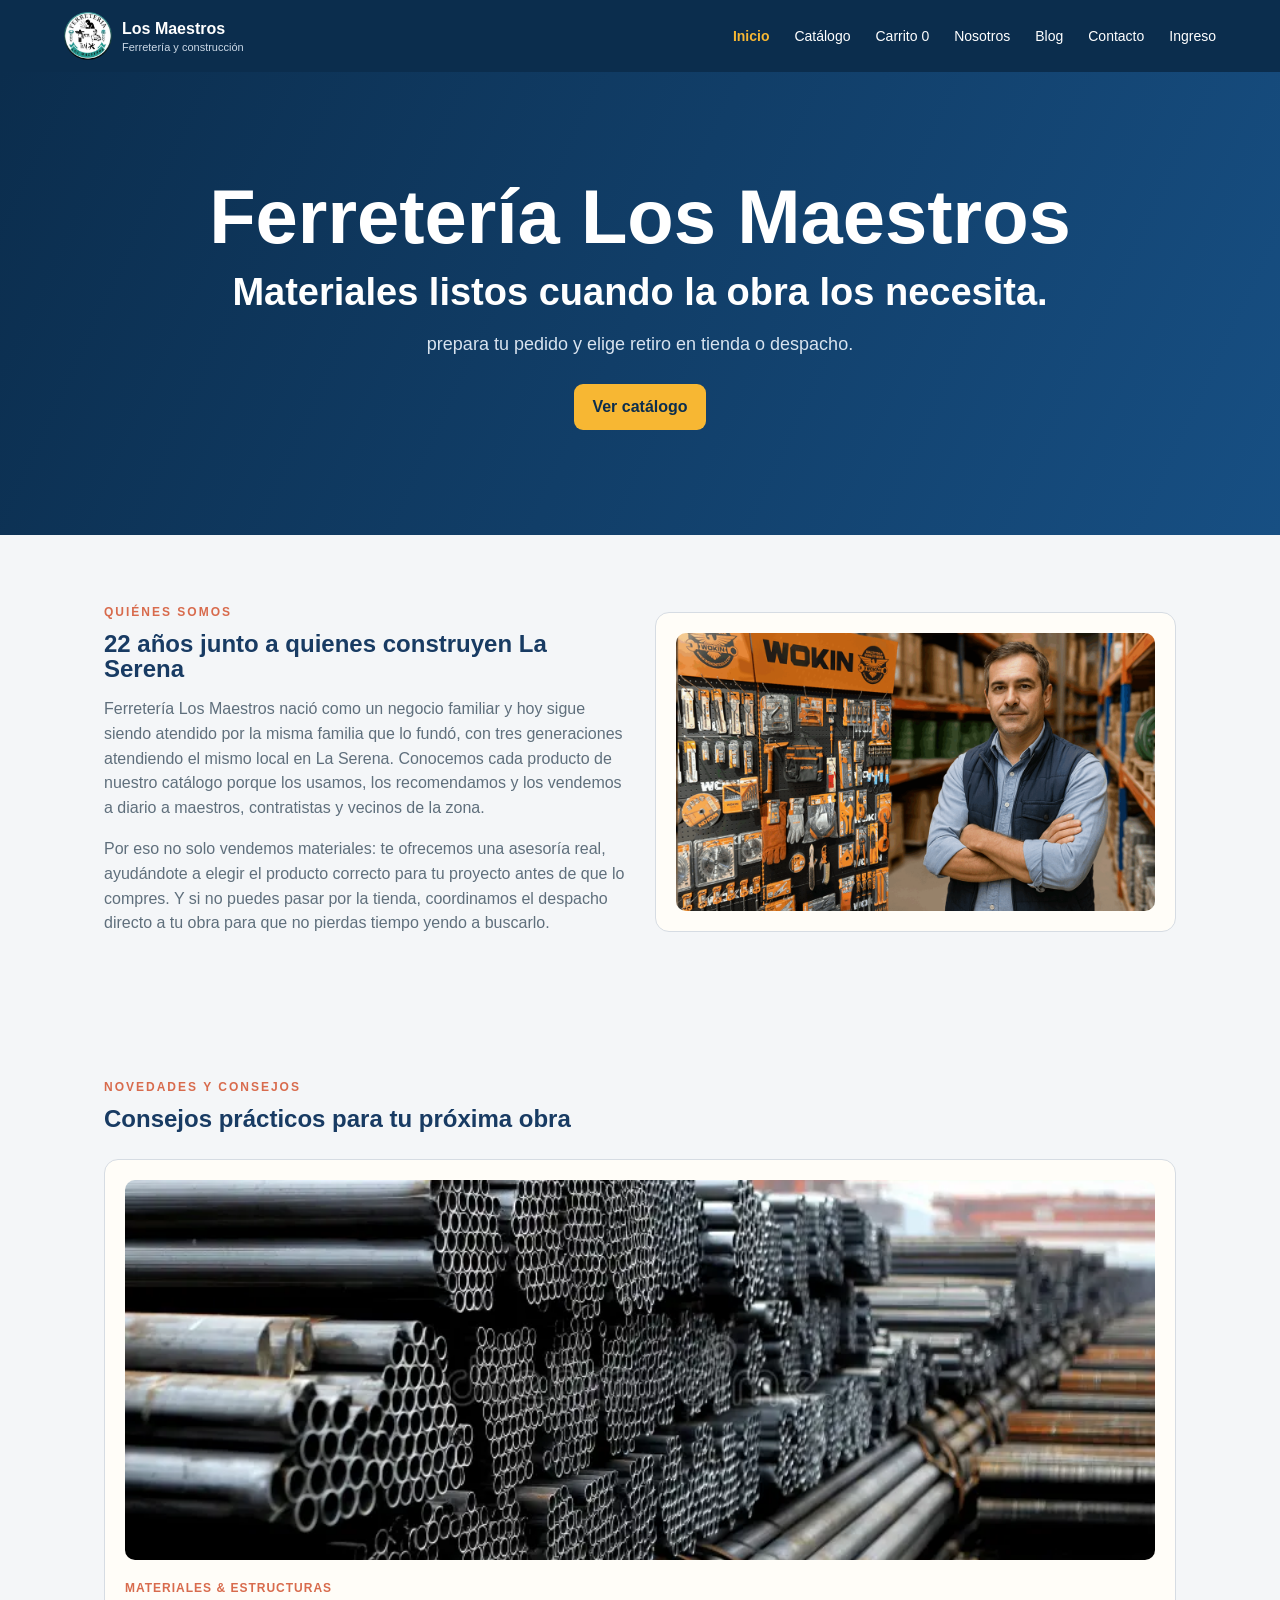
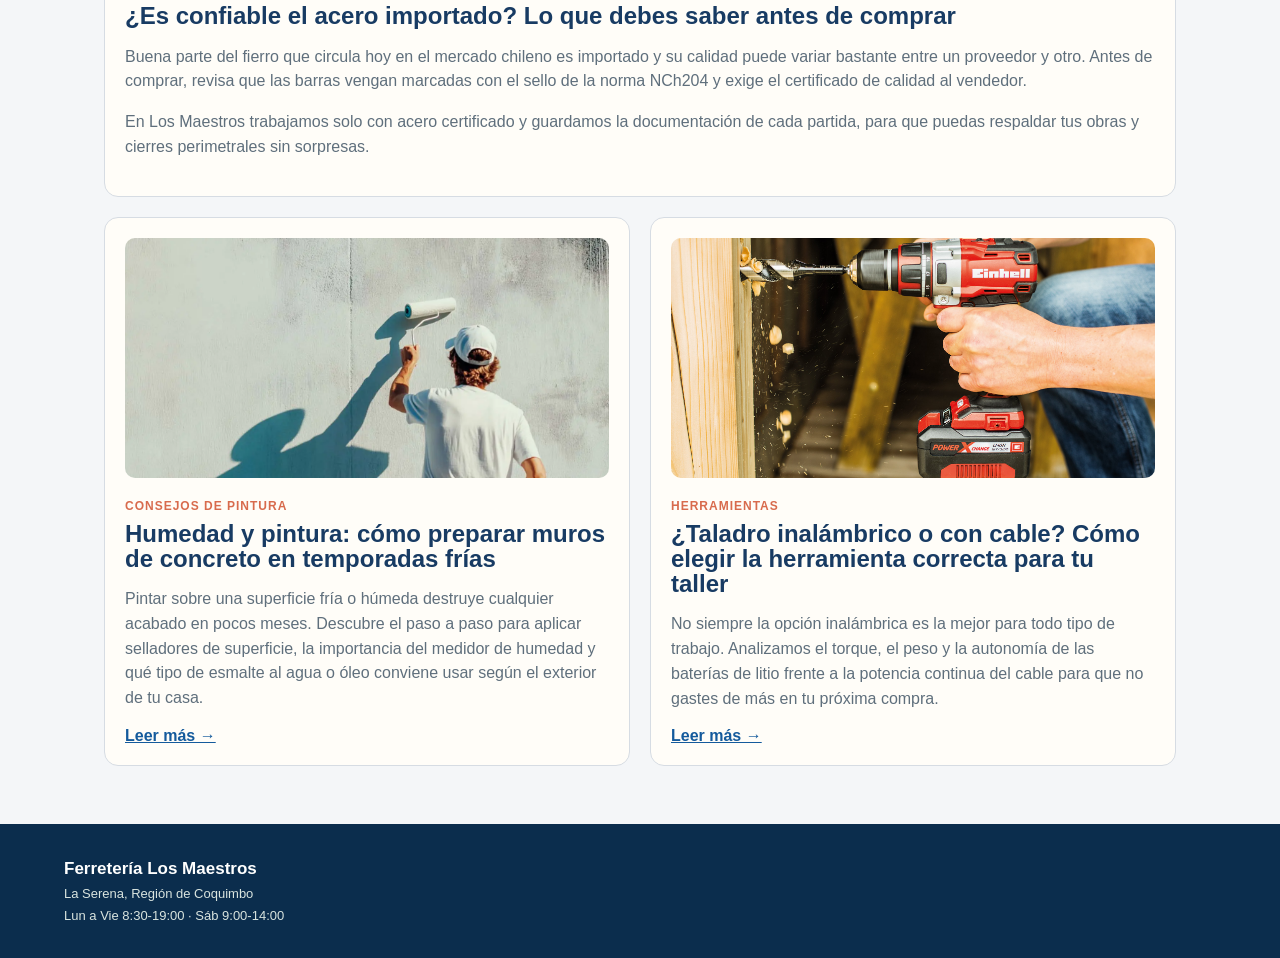
<file: frontend/index.html>
<!doctype html>
<html lang="es">
  <head>
    <meta charset="UTF-8" />
    <meta name="viewport" content="width=device-width, initial-scale=1.0" />
    <meta name="description" content="Inicio de Ferretería Los Maestros" />
    <title>Inicio | Ferretería Los Maestros</title>
    <link rel="icon" href="data:," />
    <link rel="stylesheet" href="css/styles.css" />
  </head>
  <body data-raiz="">
    <!-- Los enlaces conectan páginas independientes sin cambiar vistas con JavaScript. -->
    <header class="site-header">
      <a class="brand" href="index.html" aria-label="Volver al inicio">
        <img
          class="brand-logo"
          src="assets/logo/logo-losMaestros.png"
          alt="Ferretería Los Maestros"
        />
        <span
          ><strong>Los Maestros</strong
          ><small>Ferretería y construcción</small></span
        >
      </a>
      <button
        class="menu-button"
        type="button"
        aria-expanded="false"
        aria-controls="main-nav"
      >
        ☰ <span>Menú</span>
      </button>
      <nav id="main-nav" class="main-nav" aria-label="Navegación principal">
        <a href="index.html" aria-current="page">Inicio</a>
        <a href="tienda/catalogo.html">Catálogo</a>
        <a href="tienda/carrito.html">Carrito <span id="cart-count">0</span></a>
        <a href="#nosotros">Nosotros</a>
        <a href="#blog">Blog</a>
        <a id="nav-contacto" href="tienda/contacto.html">Contacto</a>
        <a id="nav-cuenta" href="tienda/cuenta.html" hidden>Mi cuenta</a>
        <a id="nav-ingreso" href="tienda/inicio-sesion.html">Ingreso</a>
        <a id="nav-admin" href="admin/index.html" hidden>Administración</a>
        <button id="nav-salir" class="nav-salir" type="button" data-logout hidden>
          Cerrar sesión
        </button>
      </nav>
    </header>
    <main id="app" tabindex="-1">
      <!-- Vista de inicio. -->
      <section id="view-inicio" class="view hero-view hero-centrado">
        <div class="hero-copy">

          <h1>Ferretería Los Maestros</h1>
          <h2>
            <span>Materiales listos</span>
            <span>cuando la obra los necesita.</span>
          </h2>

          <p>
            prepara tu pedido y elige retiro en tienda o
            despacho.
          </p>

          <div class="button-row">
            <a class="button button-primary" href="tienda/catalogo.html">Ver catálogo</a>
          </div>
        </div>
      </section>
      <!-- Nueva sección: Nosotros -->
      <section id="nosotros" class="content-section" data-home-only>
        <div class="about-grid">
          <div class="about-text">
            <p class="eyebrow">Quiénes somos</p>
            <h2>22 años junto a quienes construyen La Serena</h2>

            <p>
              Ferretería Los Maestros nació como un negocio familiar y hoy sigue
              siendo atendido por la misma familia que lo fundó, con tres
              generaciones atendiendo el mismo local en La Serena. Conocemos
              cada producto de nuestro catálogo porque los usamos, los
              recomendamos y los vendemos a diario a maestros, contratistas y
              vecinos de la zona.
            </p>

            <p>
              Por eso no solo vendemos materiales: te ofrecemos una asesoría
              real, ayudándote a elegir el producto correcto para tu proyecto
              antes de que lo compres. Y si no puedes pasar por la tienda,
              coordinamos el despacho directo a tu obra para que no pierdas
              tiempo yendo a buscarlo.
            </p>
          </div>

          <!--
            Espacio reservado para una fotografía de la ferretería.
            Reemplazar el contenido de este div por una etiqueta img
            cuando exista la foto definitiva.
          -->
          <div class="about-image">
            <img src="assets/img/productos/img_portada/ferreteria.png" alt="Fachada de Ferretería Los Maestros" />
          </div>
        </div>
      </section>

      <!-- Nueva sección: Blog -->
      <section id="blog" class="content-section" data-home-only>
        <div class="section-heading">
          <p class="eyebrow">Novedades y consejos</p>
          <h2>Consejos prácticos para tu próxima obra</h2>
        </div>

        <div class="blog-grid">
          <!-- Noticia principal: ocupa todo el ancho en pantallas grandes. -->
          <article class="blog-post blog-post-featured">
            <img src="assets/img/productos/img_portada/barra_aceros.png" alt="Barras de acero para construcción apiladas" />
            <span class="category">Materiales &amp; Estructuras</span>
            <h3>¿Es confiable el acero importado? Lo que debes saber antes de comprar</h3>
            <p>
              Buena parte del fierro que circula hoy en el mercado chileno es
              importado y su calidad puede variar bastante entre un proveedor y
              otro. Antes de comprar, revisa que las barras vengan marcadas con
              el sello de la norma NCh204 y exige el certificado de calidad al
              vendedor.
            </p>
            <p>
              En Los Maestros trabajamos solo con acero certificado y guardamos
              la documentación de cada partida, para que puedas respaldar tus
              obras y cierres perimetrales sin sorpresas.
            </p>
          </article>

          <article class="blog-post">
            <img src="assets/img/productos/img_portada/muro_pintura.png" alt="Pared de concreto lista para pintar" />
            <span class="category">Consejos de Pintura</span>
            <h3>Humedad y pintura: cómo preparar muros de concreto en temporadas frías</h3>
            <p>
              Pintar sobre una superficie fría o húmeda destruye cualquier acabado
              en pocos meses. Descubre el paso a paso para aplicar selladores de
              superficie, la importancia del medidor de humedad y qué tipo de
              esmalte al agua o óleo conviene usar según el exterior de tu casa.
            </p>
            <a class="text-button" href="tienda/blog-pintura.html">Leer más →</a>
          </article>

          <article class="blog-post">
            <img src="assets/img/productos/img_portada/talabro_trabajo.png" alt="Taladro inalámbrico sobre una mesa de trabajo" />
            <span class="category">Herramientas</span>
            <h3>¿Taladro inalámbrico o con cable? Cómo elegir la herramienta correcta para tu taller</h3>
            <p>
              No siempre la opción inalámbrica es la mejor para todo tipo de
              trabajo. Analizamos el torque, el peso y la autonomía de las
              baterías de litio frente a la potencia continua del cable para que
              no gastes de más en tu próxima compra.
            </p>
            <a class="text-button" href="tienda/blog-taladro.html">Leer más →</a>
          </article>
        </div>
      </section>

      <p id="home-status" role="status" hidden></p>
      <p
        id="cart-status"
        class="content-section form-message"
        role="status"
        hidden
      ></p>
    </main>
    <footer class="site-footer">
      <strong>Ferretería Los Maestros</strong>
      <span>La Serena, Región de Coquimbo</span>
      <span>Lun a Vie 8:30-19:00 · Sáb 9:00-14:00</span>
    </footer>
    <!-- Herramientas compartidas primero; comportamiento de esta página al final. -->
    <script src="js/compartido/utilidades.js"></script>
    <script src="js/compartido/almacenamiento.js"></script>
    <script src="js/app.js"></script>
    <script src="js/validaciones/comunes.js"></script>
    <script src="js/tienda/catalogo.js"></script>
  </body>
</html>
</file>
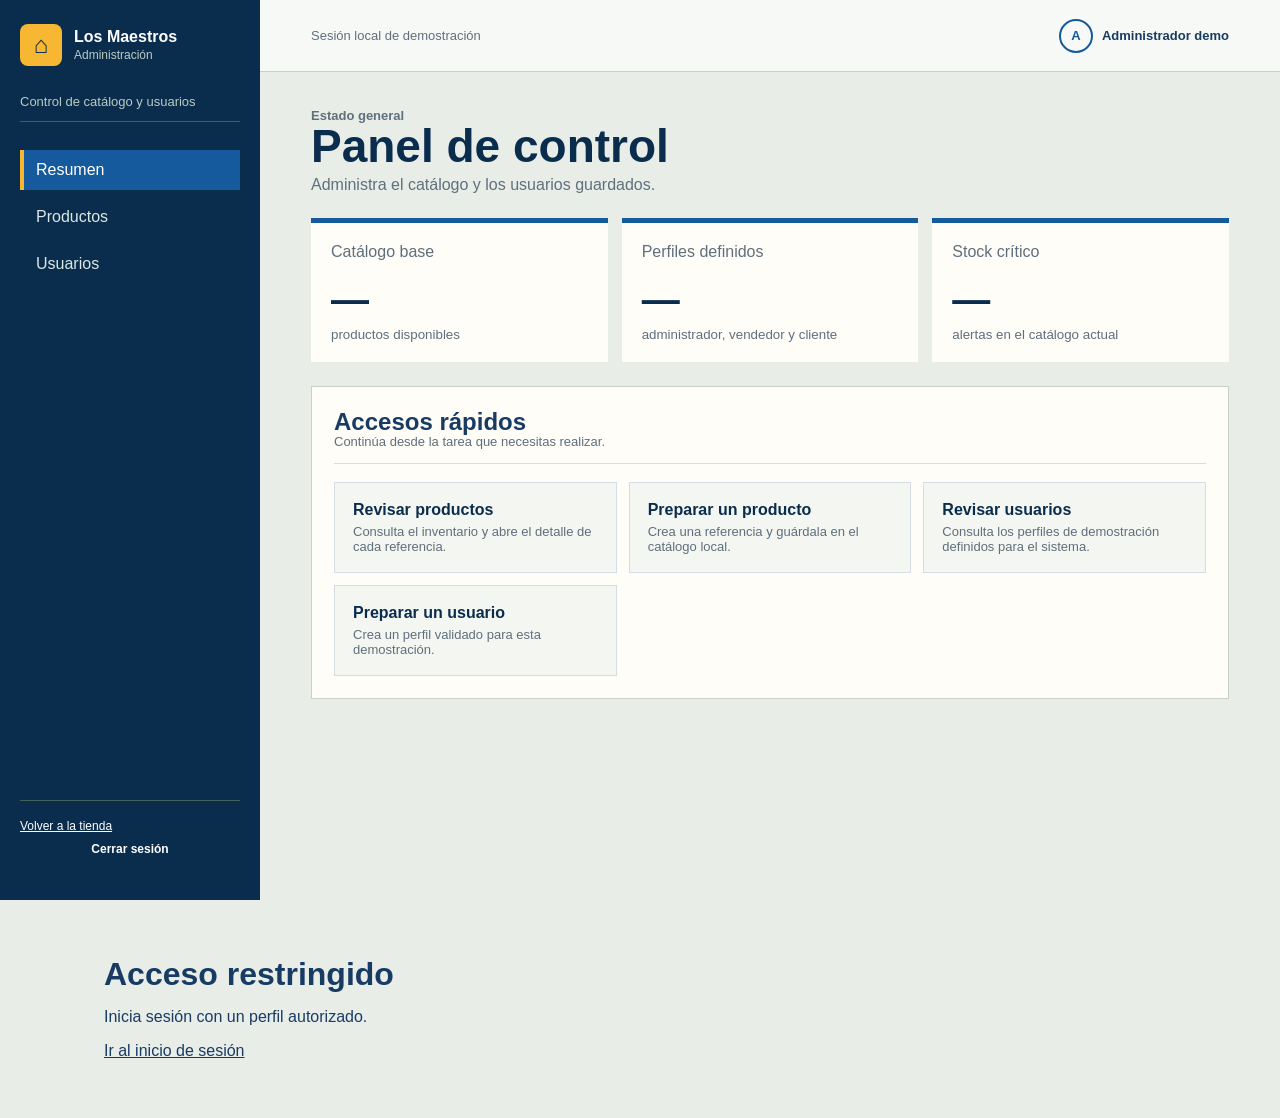
<file: frontend/admin/index.html>
<!doctype html>
<html lang="es">
  <head>
    <meta charset="UTF-8" />
    <meta name="viewport" content="width=device-width, initial-scale=1.0" />
    <meta
      name="description"
      content="Panel administrativo de Ferretería Los Maestros"
    />
    <title>Panel administrativo | Ferretería Los Maestros</title>
    <link rel="icon" href="data:," />
    <link rel="stylesheet" href="../css/styles.css" />
  </head>

  <body class="admin-body" data-raiz="../" data-pagina="admin-inicio">
    <div class="admin-shell">
      <aside class="admin-sidebar">
        <a
          class="admin-brand"
          href="index.html"
          data-solo-admin
          aria-label="Ir al inicio del panel"
        >
          <span class="admin-brand-mark" aria-hidden="true">⌂</span>
          <span>
            <strong>Los Maestros</strong>
            <small>Administración</small>
          </span>
        </a>

        <p class="admin-context">Control de catálogo y usuarios</p>

        <nav class="admin-nav" aria-label="Navegación administrativa">
          <a href="index.html" data-solo-admin aria-current="page">Resumen</a>
          <a href="productos/listado.html">Productos</a>
          <a href="usuarios/listado.html" data-solo-admin>Usuarios</a>
        </nav>

        <div class="admin-sidebar-footer">
          <a href="../index.html">Volver a la tienda</a>
          <button class="text-button" type="button" data-logout>
            Cerrar sesión
          </button>
        </div>
      </aside>

      <div class="admin-workspace">
        <header class="admin-topbar">
          <p>Sesión local de demostración</p>
          <div class="admin-user-chip">
            <span aria-hidden="true">A</span>
            Administrador demo
          </div>
        </header>

        <main class="admin-main">
          <p id="admin-load-error" class="form-error" role="alert" hidden></p>
          <header class="admin-page-heading">
            <div>
              <p class="admin-kicker">Estado general</p>
              <h1>Panel de control</h1>
              <p>Administra el catálogo y los usuarios guardados.</p>
            </div>
          </header>

          <section class="admin-metrics" aria-label="Resumen del sistema">
            <article class="admin-metric">
              <span>Catálogo base</span>
              <strong id="admin-product-count">—</strong>
              <small>productos disponibles</small>
            </article>

            <article class="admin-metric">
              <span>Perfiles definidos</span>
              <strong id="admin-user-count">—</strong>
              <small>administrador, vendedor y cliente</small>
            </article>

            <article class="admin-metric">
              <span>Stock crítico</span>
              <strong id="admin-critical-count">—</strong>
              <small>alertas en el catálogo actual</small>
            </article>
          </section>

          <section class="admin-panel">
            <div class="admin-panel-header">
              <div>
                <h2>Accesos rápidos</h2>
                <p>Continúa desde la tarea que necesitas realizar.</p>
              </div>
            </div>

            <div class="admin-shortcuts">
              <a class="admin-shortcut" href="productos/listado.html">
                <strong>Revisar productos</strong>
                <span
                  >Consulta el inventario y abre el detalle de cada
                  referencia.</span
                >
              </a>

              <a
                class="admin-shortcut"
                href="productos/nuevo.html"
                data-solo-admin
              >
                <strong>Preparar un producto</strong>
                <span
                  >Crea una referencia y guárdala en el catálogo local.</span
                >
              </a>

              <a
                class="admin-shortcut"
                href="usuarios/listado.html"
                data-solo-admin
              >
                <strong>Revisar usuarios</strong>
                <span
                  >Consulta los perfiles de demostración definidos para el
                  sistema.</span
                >
              </a>

              <a
                class="admin-shortcut"
                href="usuarios/nuevo.html"
                data-solo-admin
              >
                <strong>Preparar un usuario</strong>
                <span>Crea un perfil validado para esta demostración.</span>
              </a>
            </div>
          </section>
        </main>
      </div>
    </div>
    <script src="../js/compartido/utilidades.js"></script>
    <script src="../js/compartido/almacenamiento.js"></script>
    <script src="../js/app.js"></script>
    <script src="../js/validaciones/comunes.js"></script>
    <script src="../js/admin/admin.js"></script>
  </body>
</html>
</file>
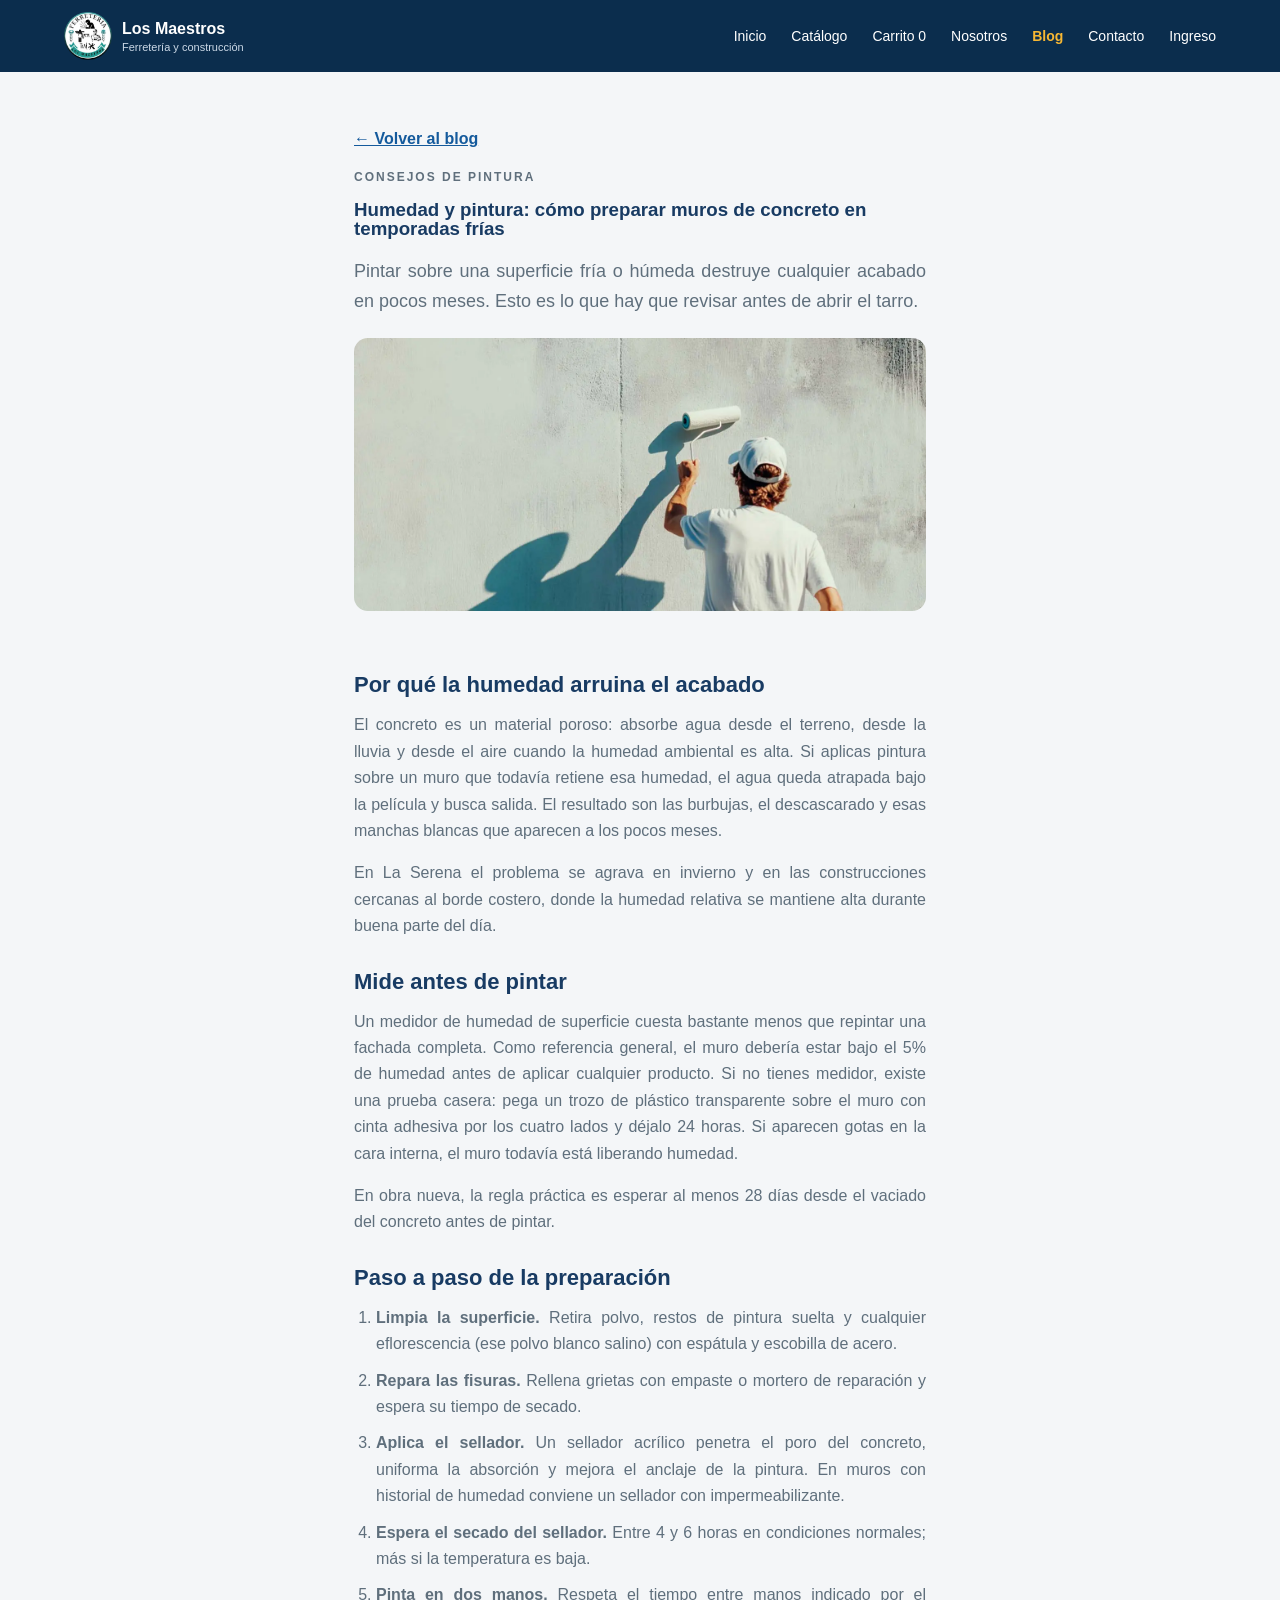
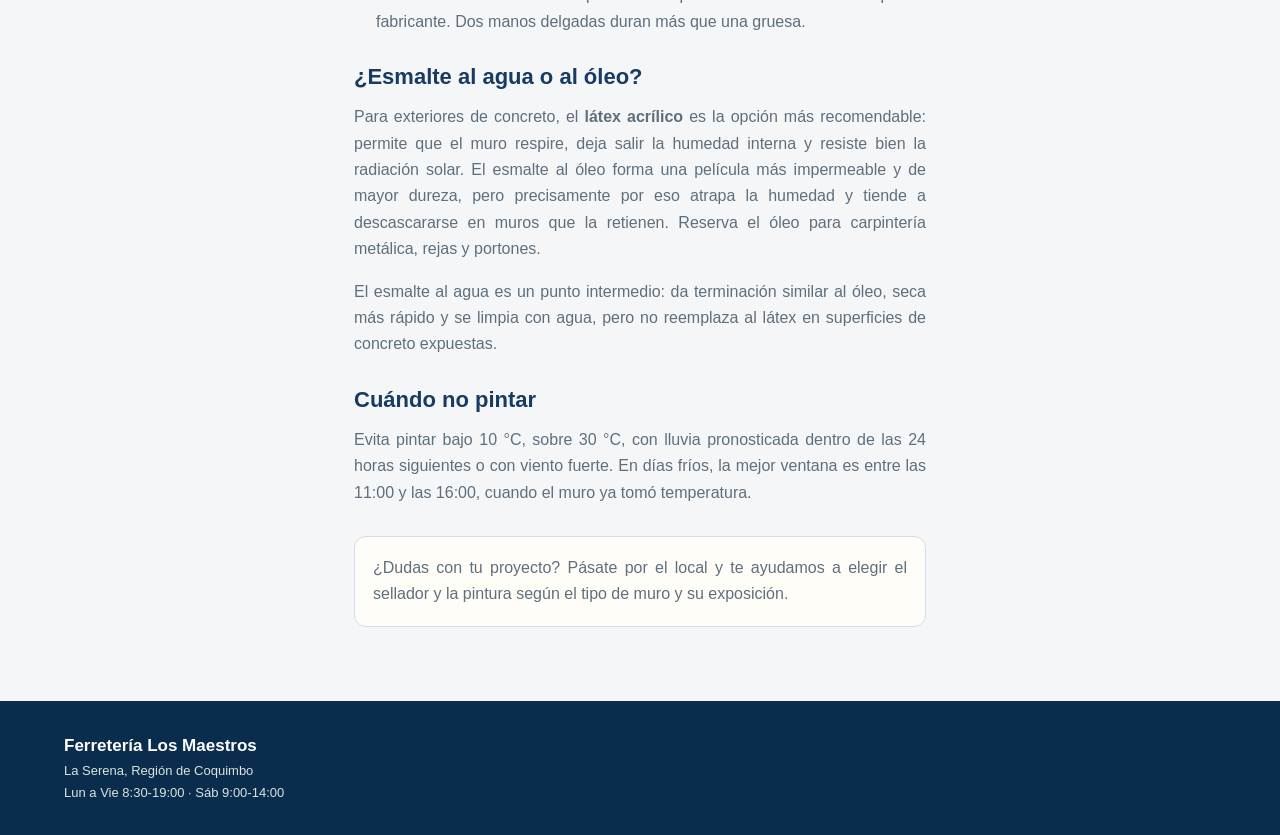
<file: frontend/tienda/blog-pintura.html>
<!doctype html>
<html lang="es">
  <head>
    <meta charset="UTF-8" />
    <meta name="viewport" content="width=device-width, initial-scale=1.0" />
    <meta name="description" content="Cómo preparar muros de concreto antes de pintar en temporadas frías" />
    <title>Humedad y pintura | Ferretería Los Maestros</title>
    <link rel="icon" href="data:," />
    <link rel="stylesheet" href="../css/styles.css" />
  </head>
  <body data-raiz="../">
    <!-- Los enlaces conectan páginas independientes sin cambiar vistas con JavaScript. -->
    <header class="site-header">
      <a class="brand" href="../index.html" aria-label="Volver al inicio">
        <img
          class="brand-logo"
          src="../assets/logo/logo-losMaestros.png"
          alt="Ferretería Los Maestros"
        />
        <span
          ><strong>Los Maestros</strong
          ><small>Ferretería y construcción</small></span
        >
      </a>
      <button
        class="menu-button"
        type="button"
        aria-expanded="false"
        aria-controls="main-nav"
      >
        ☰ <span>Menú</span>
      </button>
      <nav id="main-nav" class="main-nav" aria-label="Navegación principal">
        <a href="../index.html">Inicio</a>
        <a href="../tienda/catalogo.html">Catálogo</a>
        <a href="../tienda/carrito.html"
          >Carrito <span id="cart-count">0</span></a
        >
        <a href="../index.html#nosotros">Nosotros</a>
        <a href="../index.html#blog" aria-current="page">Blog</a>
        <a id="nav-contacto" href="../tienda/contacto.html">Contacto</a>
        <a id="nav-cuenta" href="../tienda/cuenta.html" hidden>Mi cuenta</a>
        <a id="nav-ingreso" href="../tienda/inicio-sesion.html">Ingreso</a>
        <a id="nav-admin" href="../admin/index.html" hidden>Administración</a>
        <button id="nav-salir" class="nav-salir" type="button" data-logout hidden>
          Cerrar sesión
        </button>
      </nav>
    </header>
    <main id="app" tabindex="-1">
      <section class="content-section narrow">
        <a class="text-button" href="../index.html#blog">← Volver al blog</a>

        <article class="blog-detalle">
          <p class="eyebrow">Consejos de Pintura</p>
          <h1>Humedad y pintura: cómo preparar muros de concreto en temporadas frías</h1>
          <p class="blog-detalle-bajada">Pintar sobre una superficie fría o húmeda destruye cualquier acabado en pocos meses. Esto es lo que hay que revisar antes de abrir el tarro.</p>

          <img
            class="blog-detalle-imagen"
            src="../assets/img/productos/img_portada/muro_pintura.png"
            alt="Rodillo aplicando pintura sobre un muro de concreto"
          />

          <h2>Por qué la humedad arruina el acabado</h2>
          <p>
            El concreto es un material poroso: absorbe agua desde el terreno,
            desde la lluvia y desde el aire cuando la humedad ambiental es alta.
            Si aplicas pintura sobre un muro que todavía retiene esa humedad, el
            agua queda atrapada bajo la película y busca salida. El resultado son
            las burbujas, el descascarado y esas manchas blancas que aparecen a
            los pocos meses.
          </p>
          <p>
            En La Serena el problema se agrava en invierno y en las
            construcciones cercanas al borde costero, donde la humedad relativa
            se mantiene alta durante buena parte del día.
          </p>

          <h2>Mide antes de pintar</h2>
          <p>
            Un medidor de humedad de superficie cuesta bastante menos que
            repintar una fachada completa. Como referencia general, el muro
            debería estar bajo el 5% de humedad antes de aplicar cualquier
            producto. Si no tienes medidor, existe una prueba casera: pega un
            trozo de plástico transparente sobre el muro con cinta adhesiva por
            los cuatro lados y déjalo 24 horas. Si aparecen gotas en la cara
            interna, el muro todavía está liberando humedad.
          </p>
          <p>
            En obra nueva, la regla práctica es esperar al menos 28 días desde el
            vaciado del concreto antes de pintar.
          </p>

          <h2>Paso a paso de la preparación</h2>
          <ol>
            <li>
              <strong>Limpia la superficie.</strong> Retira polvo, restos de
              pintura suelta y cualquier eflorescencia (ese polvo blanco salino)
              con espátula y escobilla de acero.
            </li>
            <li>
              <strong>Repara las fisuras.</strong> Rellena grietas con
              empaste o mortero de reparación y espera su tiempo de secado.
            </li>
            <li>
              <strong>Aplica el sellador.</strong> Un sellador acrílico penetra
              el poro del concreto, uniforma la absorción y mejora el anclaje de
              la pintura. En muros con historial de humedad conviene un sellador
              con impermeabilizante.
            </li>
            <li>
              <strong>Espera el secado del sellador.</strong> Entre 4 y 6 horas
              en condiciones normales; más si la temperatura es baja.
            </li>
            <li>
              <strong>Pinta en dos manos.</strong> Respeta el tiempo entre manos
              indicado por el fabricante. Dos manos delgadas duran más que una
              gruesa.
            </li>
          </ol>

          <h2>¿Esmalte al agua o al óleo?</h2>
          <p>
            Para exteriores de concreto, el <strong>látex acrílico</strong> es la
            opción más recomendable: permite que el muro respire, deja salir la
            humedad interna y resiste bien la radiación solar. El esmalte al óleo
            forma una película más impermeable y de mayor dureza, pero
            precisamente por eso atrapa la humedad y tiende a descascararse en
            muros que la retienen. Reserva el óleo para carpintería metálica,
            rejas y portones.
          </p>
          <p>
            El esmalte al agua es un punto intermedio: da terminación similar al
            óleo, seca más rápido y se limpia con agua, pero no reemplaza al
            látex en superficies de concreto expuestas.
          </p>

          <h2>Cuándo no pintar</h2>
          <p>
            Evita pintar bajo 10 °C, sobre 30 °C, con lluvia pronosticada dentro
            de las 24 horas siguientes o con viento fuerte. En días fríos, la
            mejor ventana es entre las 11:00 y las 16:00, cuando el muro ya
            tomó temperatura.
          </p>

          <p class="blog-detalle-cierre">
            ¿Dudas con tu proyecto? Pásate por el local y te ayudamos a elegir el
            sellador y la pintura según el tipo de muro y su exposición.
          </p>
        </article>
      </section>
      <p
        id="cart-status"
        class="content-section form-message"
        role="status"
        hidden
      ></p>
    </main>
    <footer class="site-footer">
      <strong>Ferretería Los Maestros</strong>
      <span>La Serena, Región de Coquimbo</span>
      <span>Lun a Vie 8:30-19:00 · Sáb 9:00-14:00</span>
    </footer>
    <!-- Herramientas compartidas primero; comportamiento de esta página al final. -->
    <script src="../js/compartido/utilidades.js"></script>
    <script src="../js/compartido/almacenamiento.js"></script>
    <script src="../js/app.js"></script>
    <script src="../js/validaciones/comunes.js"></script>
  </body>
</html>
</file>
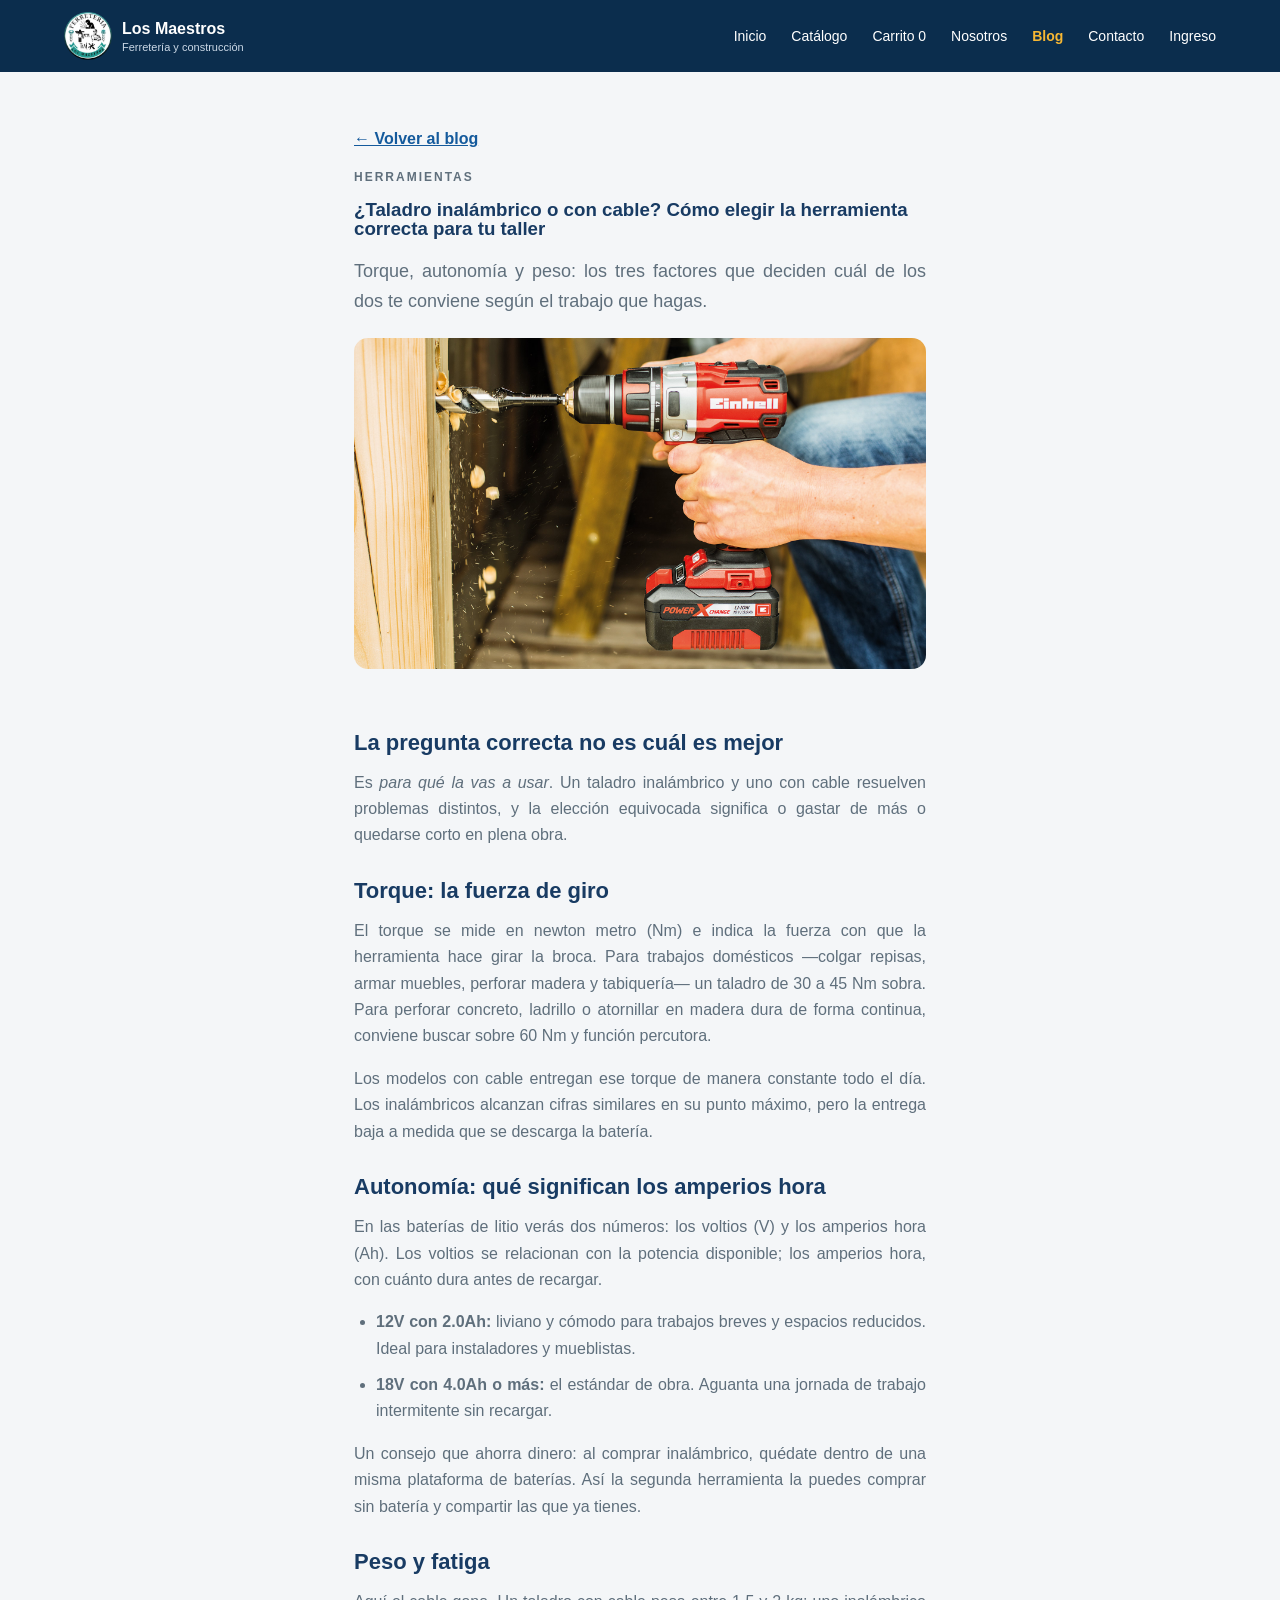
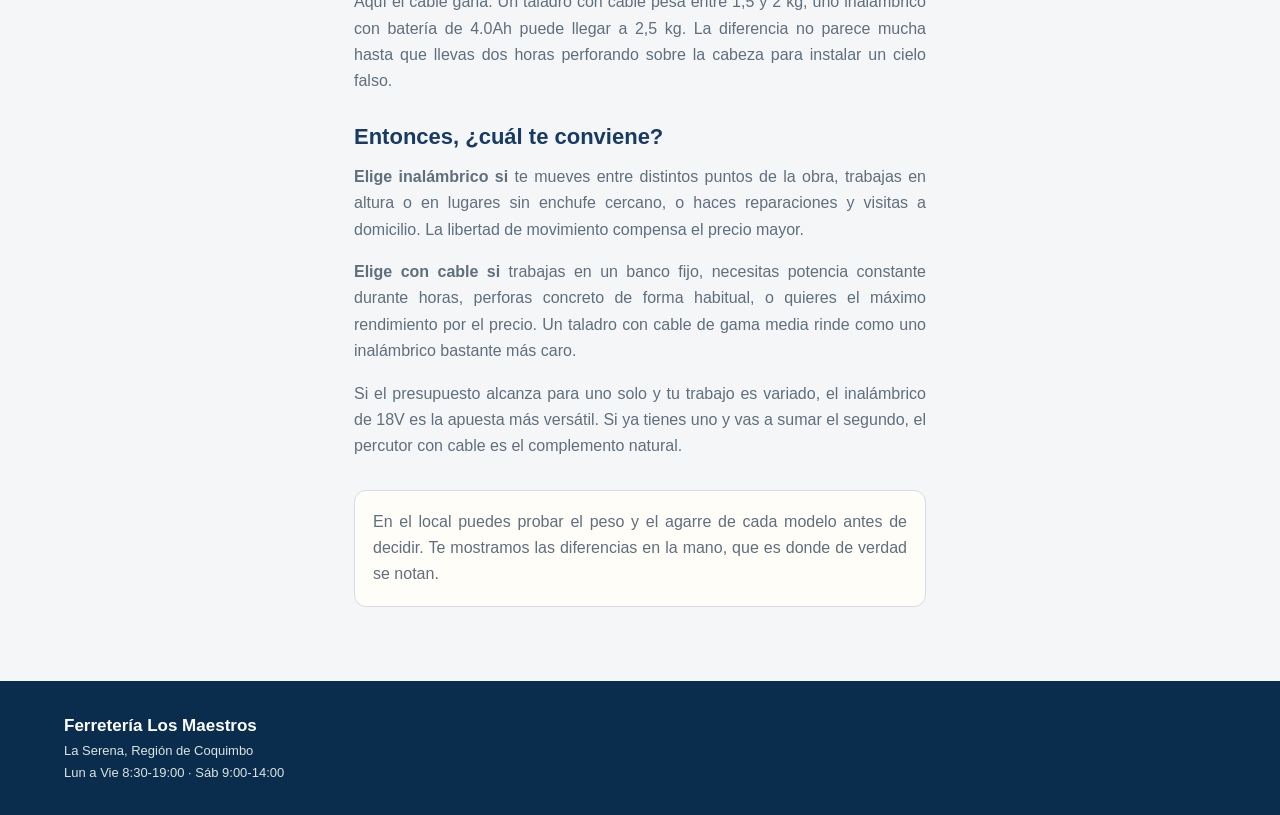
<file: frontend/tienda/blog-taladro.html>
<!doctype html>
<html lang="es">
  <head>
    <meta charset="UTF-8" />
    <meta name="viewport" content="width=device-width, initial-scale=1.0" />
    <meta name="description" content="Guía para elegir entre un taladro inalámbrico y uno con cable" />
    <title>Taladro inalámbrico o con cable | Ferretería Los Maestros</title>
    <link rel="icon" href="data:," />
    <link rel="stylesheet" href="../css/styles.css" />
  </head>
  <body data-raiz="../">
    <!-- Los enlaces conectan páginas independientes sin cambiar vistas con JavaScript. -->
    <header class="site-header">
      <a class="brand" href="../index.html" aria-label="Volver al inicio">
        <img
          class="brand-logo"
          src="../assets/logo/logo-losMaestros.png"
          alt="Ferretería Los Maestros"
        />
        <span
          ><strong>Los Maestros</strong
          ><small>Ferretería y construcción</small></span
        >
      </a>
      <button
        class="menu-button"
        type="button"
        aria-expanded="false"
        aria-controls="main-nav"
      >
        ☰ <span>Menú</span>
      </button>
      <nav id="main-nav" class="main-nav" aria-label="Navegación principal">
        <a href="../index.html">Inicio</a>
        <a href="../tienda/catalogo.html">Catálogo</a>
        <a href="../tienda/carrito.html"
          >Carrito <span id="cart-count">0</span></a
        >
        <a href="../index.html#nosotros">Nosotros</a>
        <a href="../index.html#blog" aria-current="page">Blog</a>
        <a id="nav-contacto" href="../tienda/contacto.html">Contacto</a>
        <a id="nav-cuenta" href="../tienda/cuenta.html" hidden>Mi cuenta</a>
        <a id="nav-ingreso" href="../tienda/inicio-sesion.html">Ingreso</a>
        <a id="nav-admin" href="../admin/index.html" hidden>Administración</a>
        <button id="nav-salir" class="nav-salir" type="button" data-logout hidden>
          Cerrar sesión
        </button>
      </nav>
    </header>
    <main id="app" tabindex="-1">
      <section class="content-section narrow">
        <a class="text-button" href="../index.html#blog">← Volver al blog</a>

        <article class="blog-detalle">
          <p class="eyebrow">Herramientas</p>
          <h1>¿Taladro inalámbrico o con cable? Cómo elegir la herramienta correcta para tu taller</h1>
          <p class="blog-detalle-bajada">Torque, autonomía y peso: los tres factores que deciden cuál de los dos te conviene según el trabajo que hagas.</p>

          <img
            class="blog-detalle-imagen"
            src="../assets/img/productos/img_portada/talabro_trabajo.png"
            alt="Taladro inalámbrico perforando una pieza de madera"
          />

          <h2>La pregunta correcta no es cuál es mejor</h2>
          <p>
            Es <em>para qué la vas a usar</em>. Un taladro inalámbrico y uno con
            cable resuelven problemas distintos, y la elección equivocada
            significa o gastar de más o quedarse corto en plena obra.
          </p>

          <h2>Torque: la fuerza de giro</h2>
          <p>
            El torque se mide en newton metro (Nm) e indica la fuerza con que la
            herramienta hace girar la broca. Para trabajos domésticos —colgar
            repisas, armar muebles, perforar madera y tabiquería— un taladro de
            30 a 45 Nm sobra. Para perforar concreto, ladrillo o atornillar en
            madera dura de forma continua, conviene buscar sobre 60 Nm y función
            percutora.
          </p>
          <p>
            Los modelos con cable entregan ese torque de manera constante todo el
            día. Los inalámbricos alcanzan cifras similares en su punto máximo,
            pero la entrega baja a medida que se descarga la batería.
          </p>

          <h2>Autonomía: qué significan los amperios hora</h2>
          <p>
            En las baterías de litio verás dos números: los voltios (V) y los
            amperios hora (Ah). Los voltios se relacionan con la potencia
            disponible; los amperios hora, con cuánto dura antes de recargar.
          </p>
          <ul>
            <li>
              <strong>12V con 2.0Ah:</strong> liviano y cómodo para trabajos
              breves y espacios reducidos. Ideal para instaladores y mueblistas.
            </li>
            <li>
              <strong>18V con 4.0Ah o más:</strong> el estándar de obra. Aguanta
              una jornada de trabajo intermitente sin recargar.
            </li>
          </ul>
          <p>
            Un consejo que ahorra dinero: al comprar inalámbrico, quédate dentro
            de una misma plataforma de baterías. Así la segunda herramienta la
            puedes comprar sin batería y compartir las que ya tienes.
          </p>

          <h2>Peso y fatiga</h2>
          <p>
            Aquí el cable gana. Un taladro con cable pesa entre 1,5 y 2 kg; uno
            inalámbrico con batería de 4.0Ah puede llegar a 2,5 kg. La diferencia
            no parece mucha hasta que llevas dos horas perforando sobre la cabeza
            para instalar un cielo falso.
          </p>

          <h2>Entonces, ¿cuál te conviene?</h2>
          <p>
            <strong>Elige inalámbrico si</strong> te mueves entre distintos
            puntos de la obra, trabajas en altura o en lugares sin enchufe
            cercano, o haces reparaciones y visitas a domicilio. La libertad de
            movimiento compensa el precio mayor.
          </p>
          <p>
            <strong>Elige con cable si</strong> trabajas en un banco fijo,
            necesitas potencia constante durante horas, perforas concreto de
            forma habitual, o quieres el máximo rendimiento por el precio. Un
            taladro con cable de gama media rinde como uno inalámbrico bastante
            más caro.
          </p>
          <p>
            Si el presupuesto alcanza para uno solo y tu trabajo es variado, el
            inalámbrico de 18V es la apuesta más versátil. Si ya tienes uno y vas
            a sumar el segundo, el percutor con cable es el complemento natural.
          </p>

          <p class="blog-detalle-cierre">
            En el local puedes probar el peso y el agarre de cada modelo antes de
            decidir. Te mostramos las diferencias en la mano, que es donde de
            verdad se notan.
          </p>
        </article>
      </section>
      <p
        id="cart-status"
        class="content-section form-message"
        role="status"
        hidden
      ></p>
    </main>
    <footer class="site-footer">
      <strong>Ferretería Los Maestros</strong>
      <span>La Serena, Región de Coquimbo</span>
      <span>Lun a Vie 8:30-19:00 · Sáb 9:00-14:00</span>
    </footer>
    <!-- Herramientas compartidas primero; comportamiento de esta página al final. -->
    <script src="../js/compartido/utilidades.js"></script>
    <script src="../js/compartido/almacenamiento.js"></script>
    <script src="../js/app.js"></script>
    <script src="../js/validaciones/comunes.js"></script>
  </body>
</html>
</file>
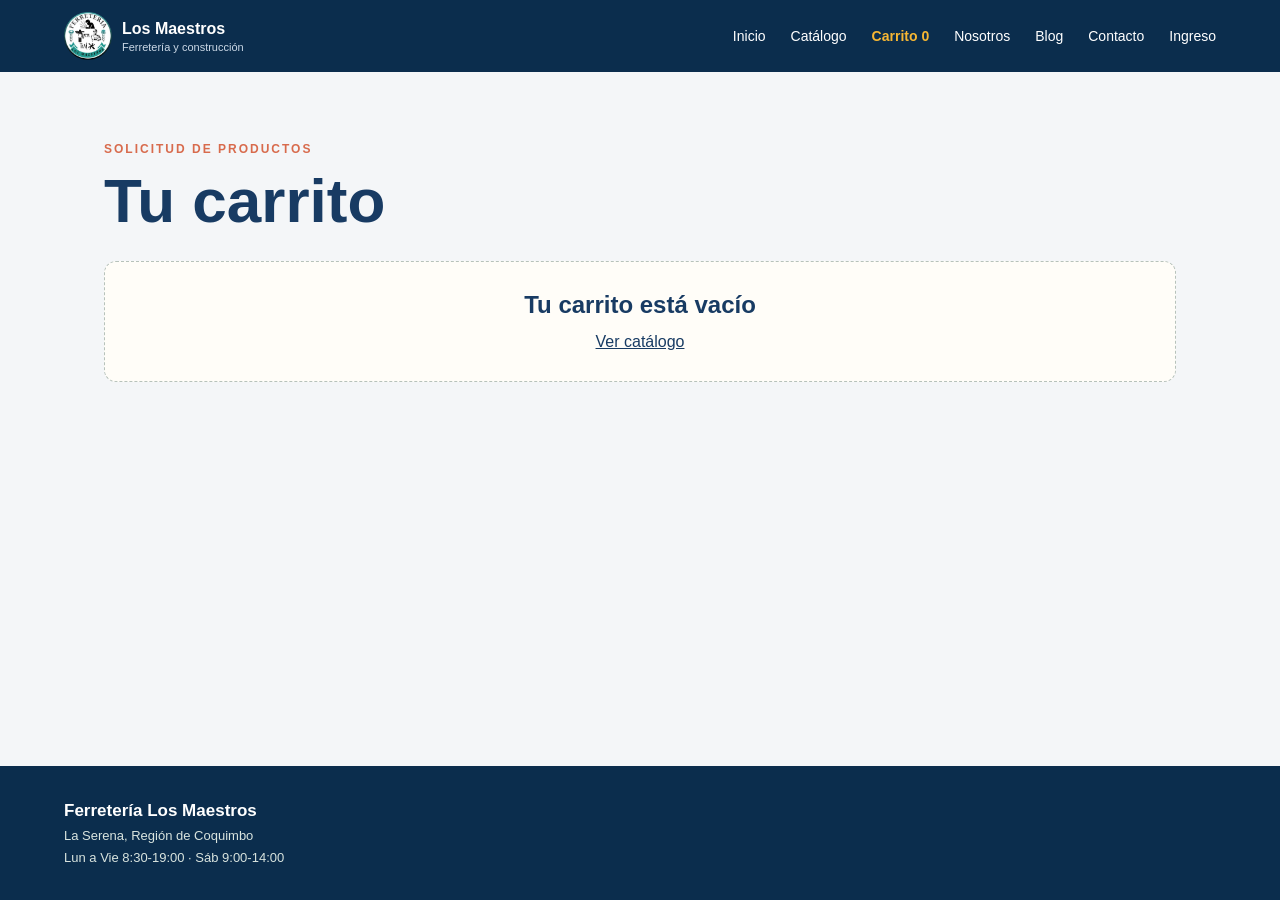
<file: frontend/tienda/carrito.html>
<!doctype html>
<html lang="es">
  <head>
    <meta charset="UTF-8" />
    <meta name="viewport" content="width=device-width, initial-scale=1.0" />
    <meta name="description" content="Carrito de Ferretería Los Maestros" />
    <title>Carrito | Ferretería Los Maestros</title>
    <link rel="icon" href="data:," />
    <link rel="stylesheet" href="../css/styles.css" />
  </head>
  <body data-raiz="../">
    <!-- Los enlaces conectan páginas independientes sin cambiar vistas con JavaScript. -->
    <header class="site-header">
      <a class="brand" href="../index.html" aria-label="Volver al inicio">
        <img
          class="brand-logo"
          src="../assets/logo/logo-losMaestros.png"
          alt="Ferretería Los Maestros"
        />
        <span
          ><strong>Los Maestros</strong
          ><small>Ferretería y construcción</small></span
        >
      </a>
      <button
        class="menu-button"
        type="button"
        aria-expanded="false"
        aria-controls="main-nav"
      >
        ☰ <span>Menú</span>
      </button>
      <nav id="main-nav" class="main-nav" aria-label="Navegación principal">
        <a href="../index.html">Inicio</a>
        <a href="../tienda/catalogo.html">Catálogo</a>
        <a href="../tienda/carrito.html" aria-current="page"
          >Carrito <span id="cart-count">0</span></a
        >
        <a href="../index.html#nosotros">Nosotros</a>
        <a href="../index.html#blog">Blog</a>
        <a id="nav-contacto" href="../tienda/contacto.html">Contacto</a>
        <a id="nav-cuenta" href="../tienda/cuenta.html" hidden>Mi cuenta</a>
        <a id="nav-ingreso" href="../tienda/inicio-sesion.html">Ingreso</a>
        <a id="nav-admin" href="../admin/index.html" hidden>Administración</a>
        <button id="nav-salir" class="nav-salir" type="button" data-logout hidden>
          Cerrar sesión
        </button>
      </nav>
    </header>
    <main id="app" tabindex="-1">
      <section id="view-carrito" class="view content-section">
        <div class="section-heading">
          <p class="eyebrow">Solicitud de productos</p>
          <h1>Tu carrito</h1>
        </div>
        <div id="cart-content"></div>
      </section>
      <p
        id="cart-status"
        class="content-section form-message"
        role="status"
        hidden
      ></p>
    </main>
    <footer class="site-footer">
      <strong>Ferretería Los Maestros</strong>
      <span>La Serena, Región de Coquimbo</span>
      <span>Lun a Vie 8:30-19:00 · Sáb 9:00-14:00</span>
    </footer>
    <!-- Herramientas compartidas primero; comportamiento de esta página al final. -->
    <script src="../js/compartido/utilidades.js"></script>
    <script src="../js/compartido/almacenamiento.js"></script>
    <script src="../js/app.js"></script>
    <script src="../js/validaciones/comunes.js"></script>
    <script src="../js/tienda/carrito.js"></script>
    <script src="../js/tienda/carrito-panel.js"></script>
  </body>
</html>
</file>
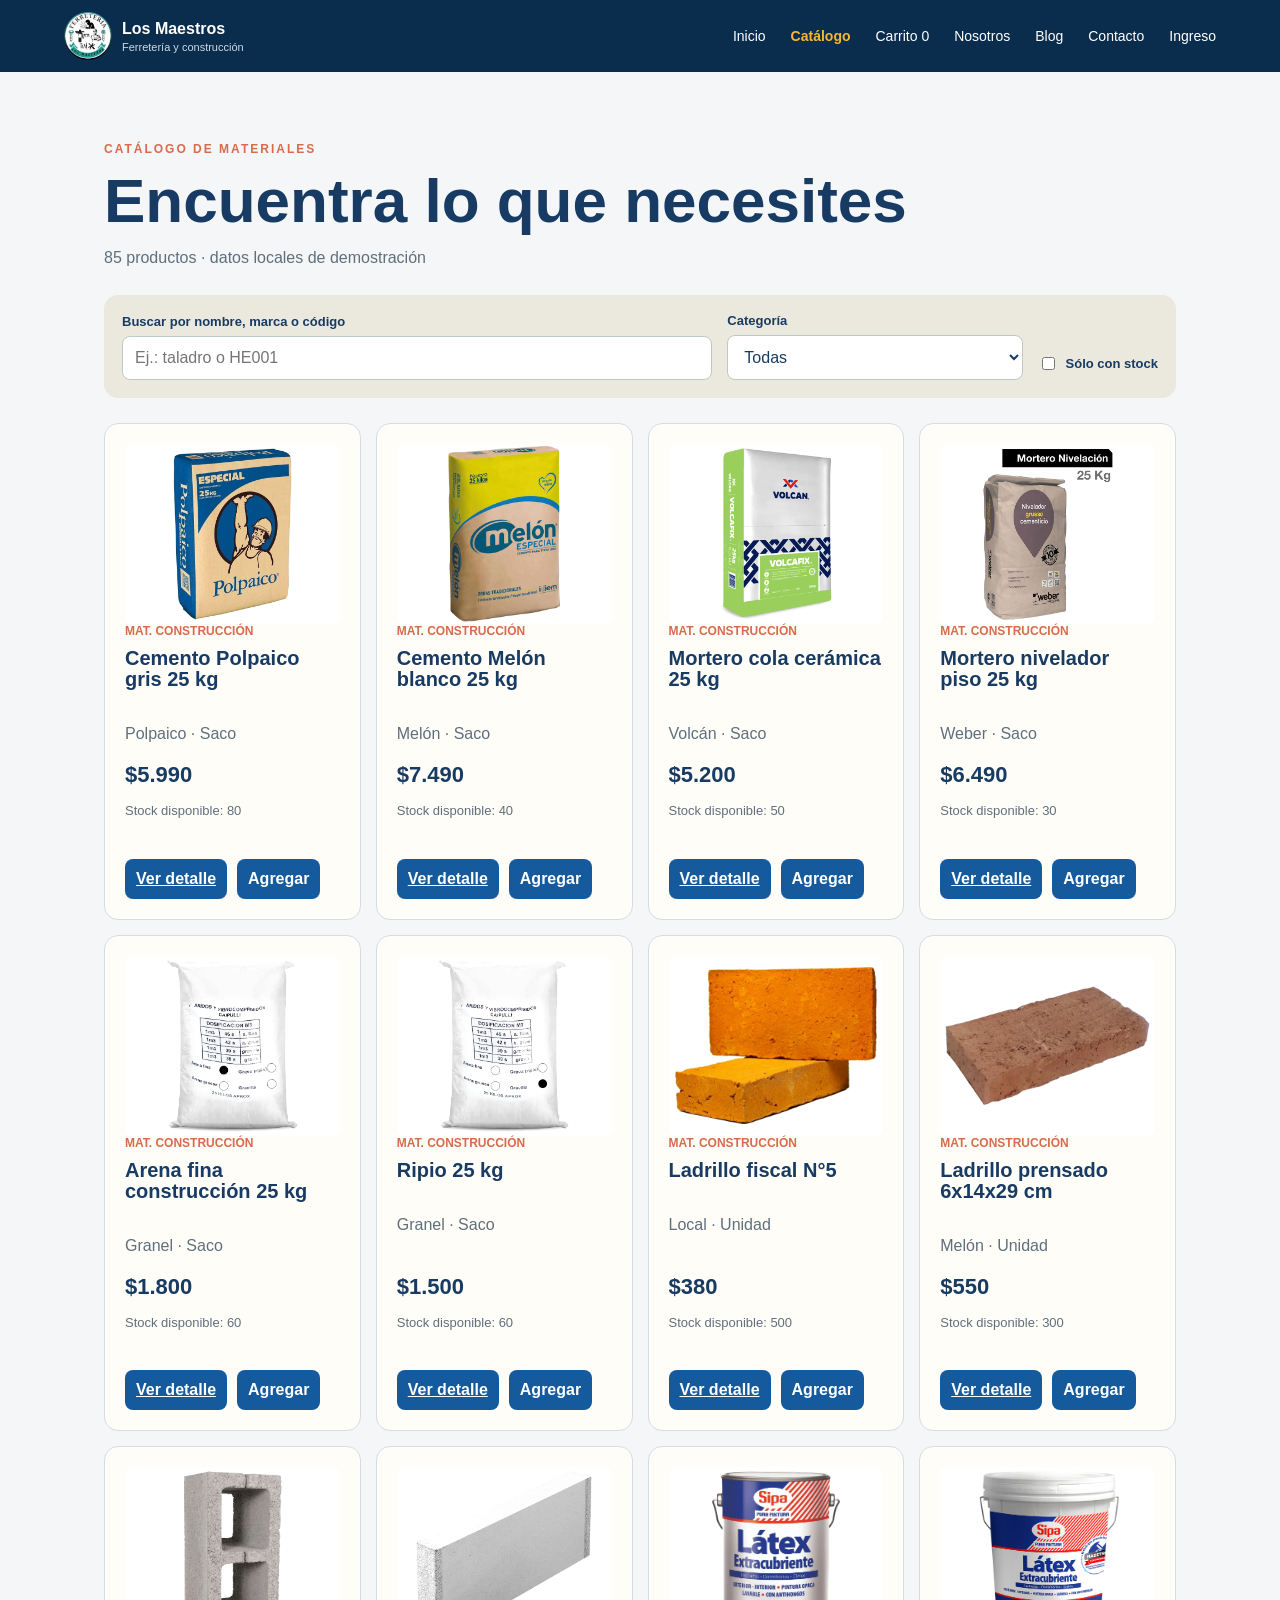
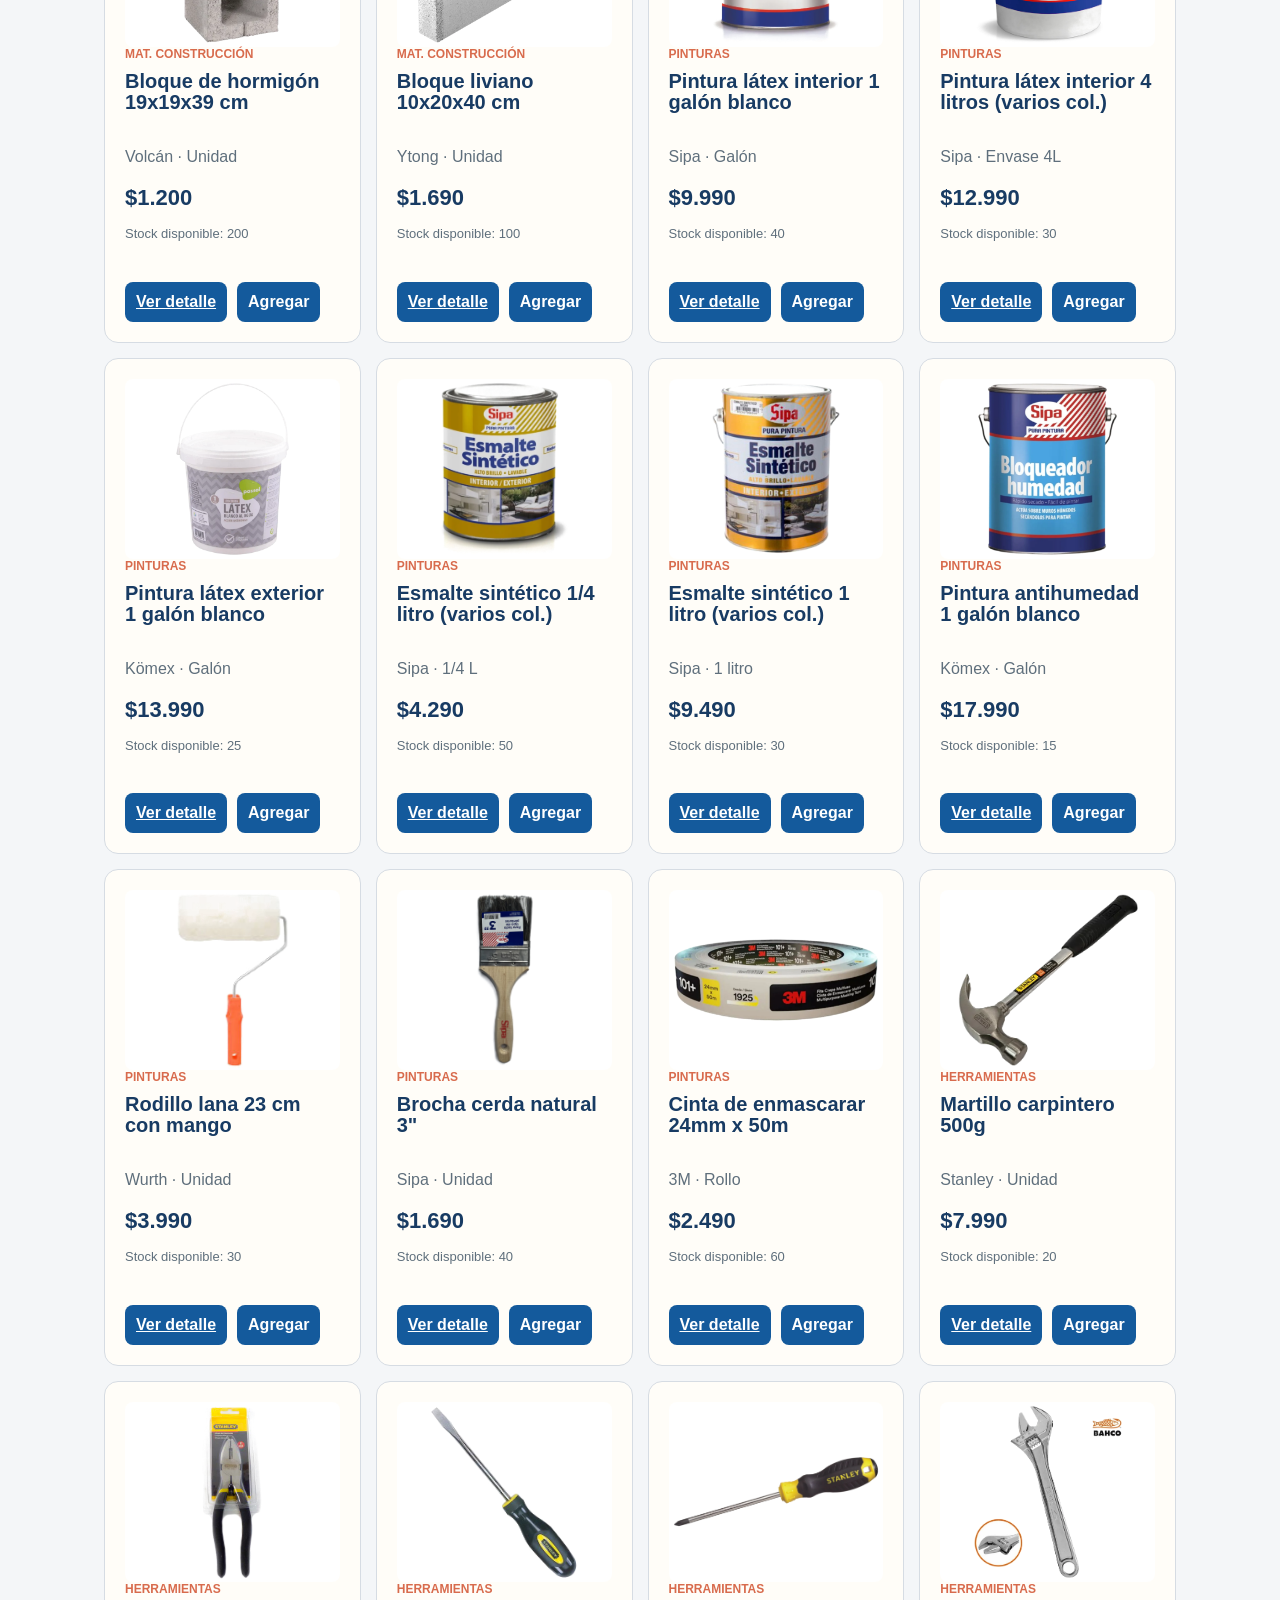
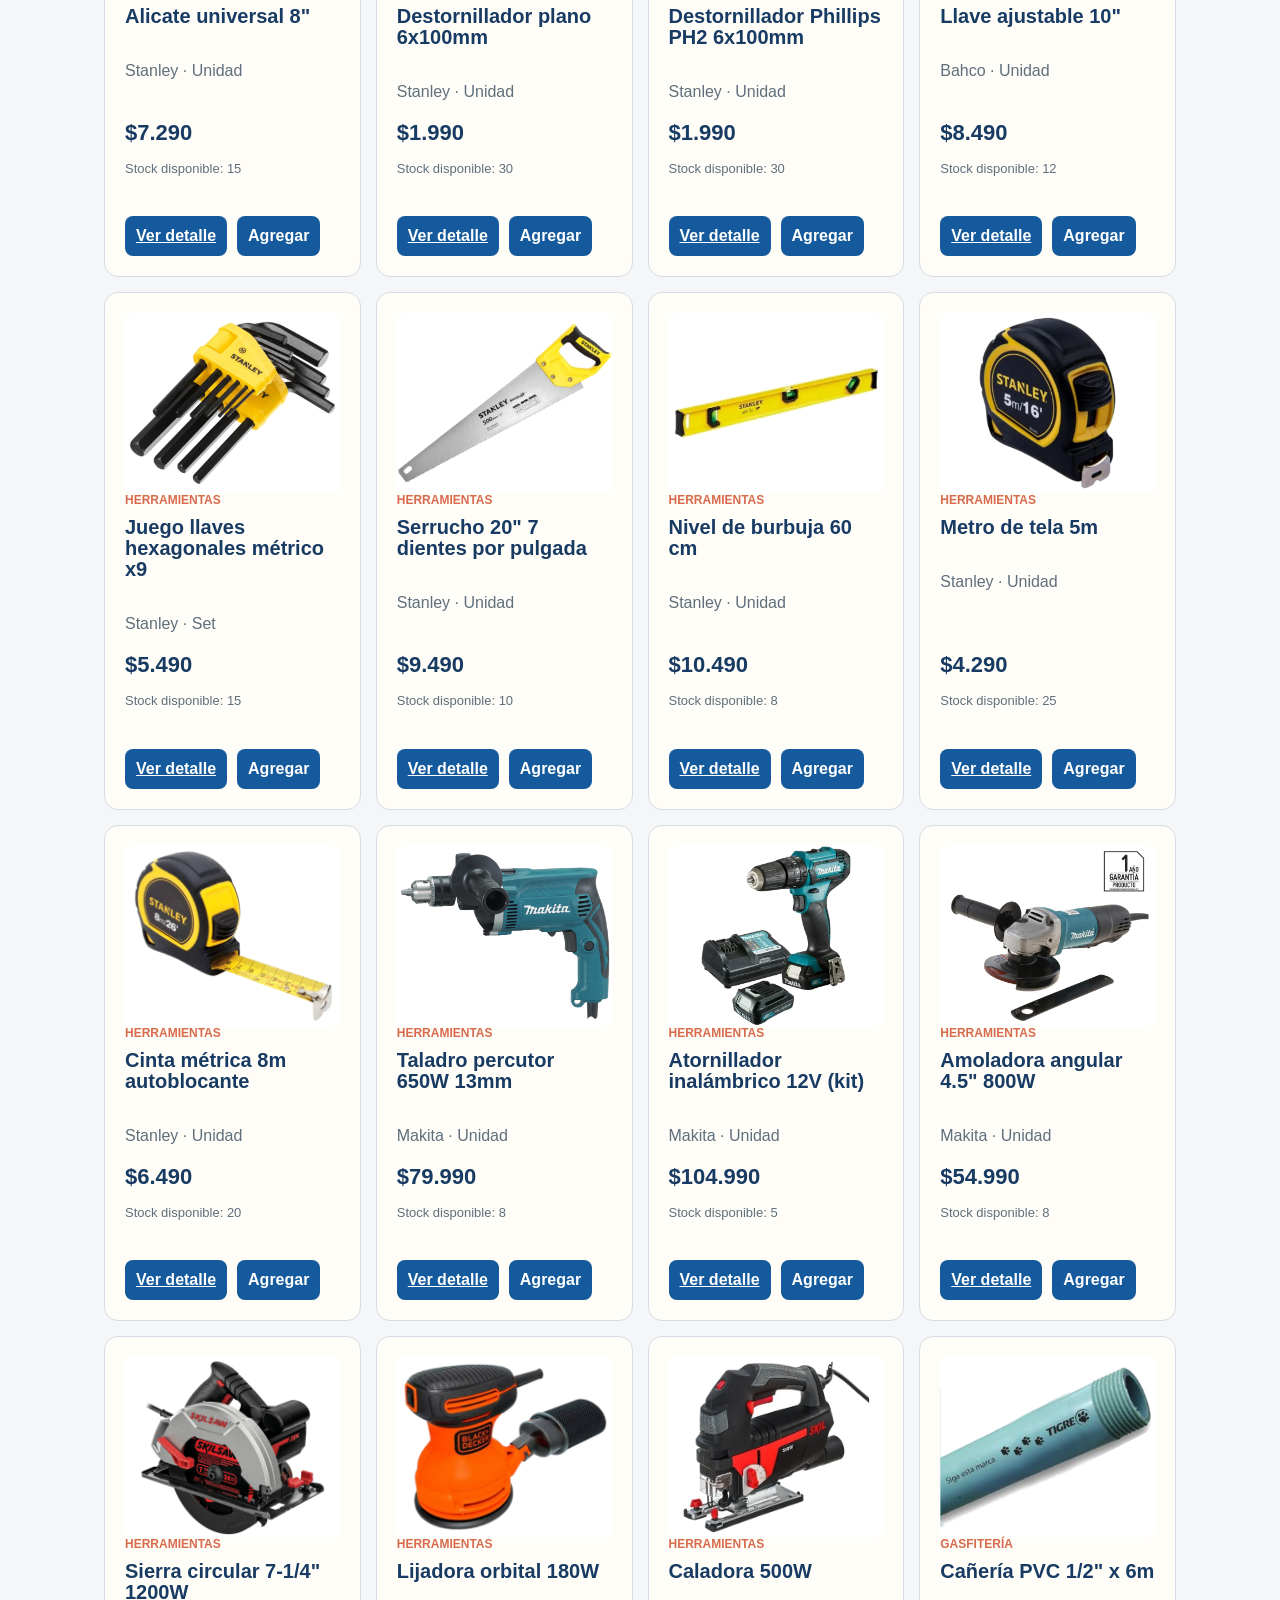
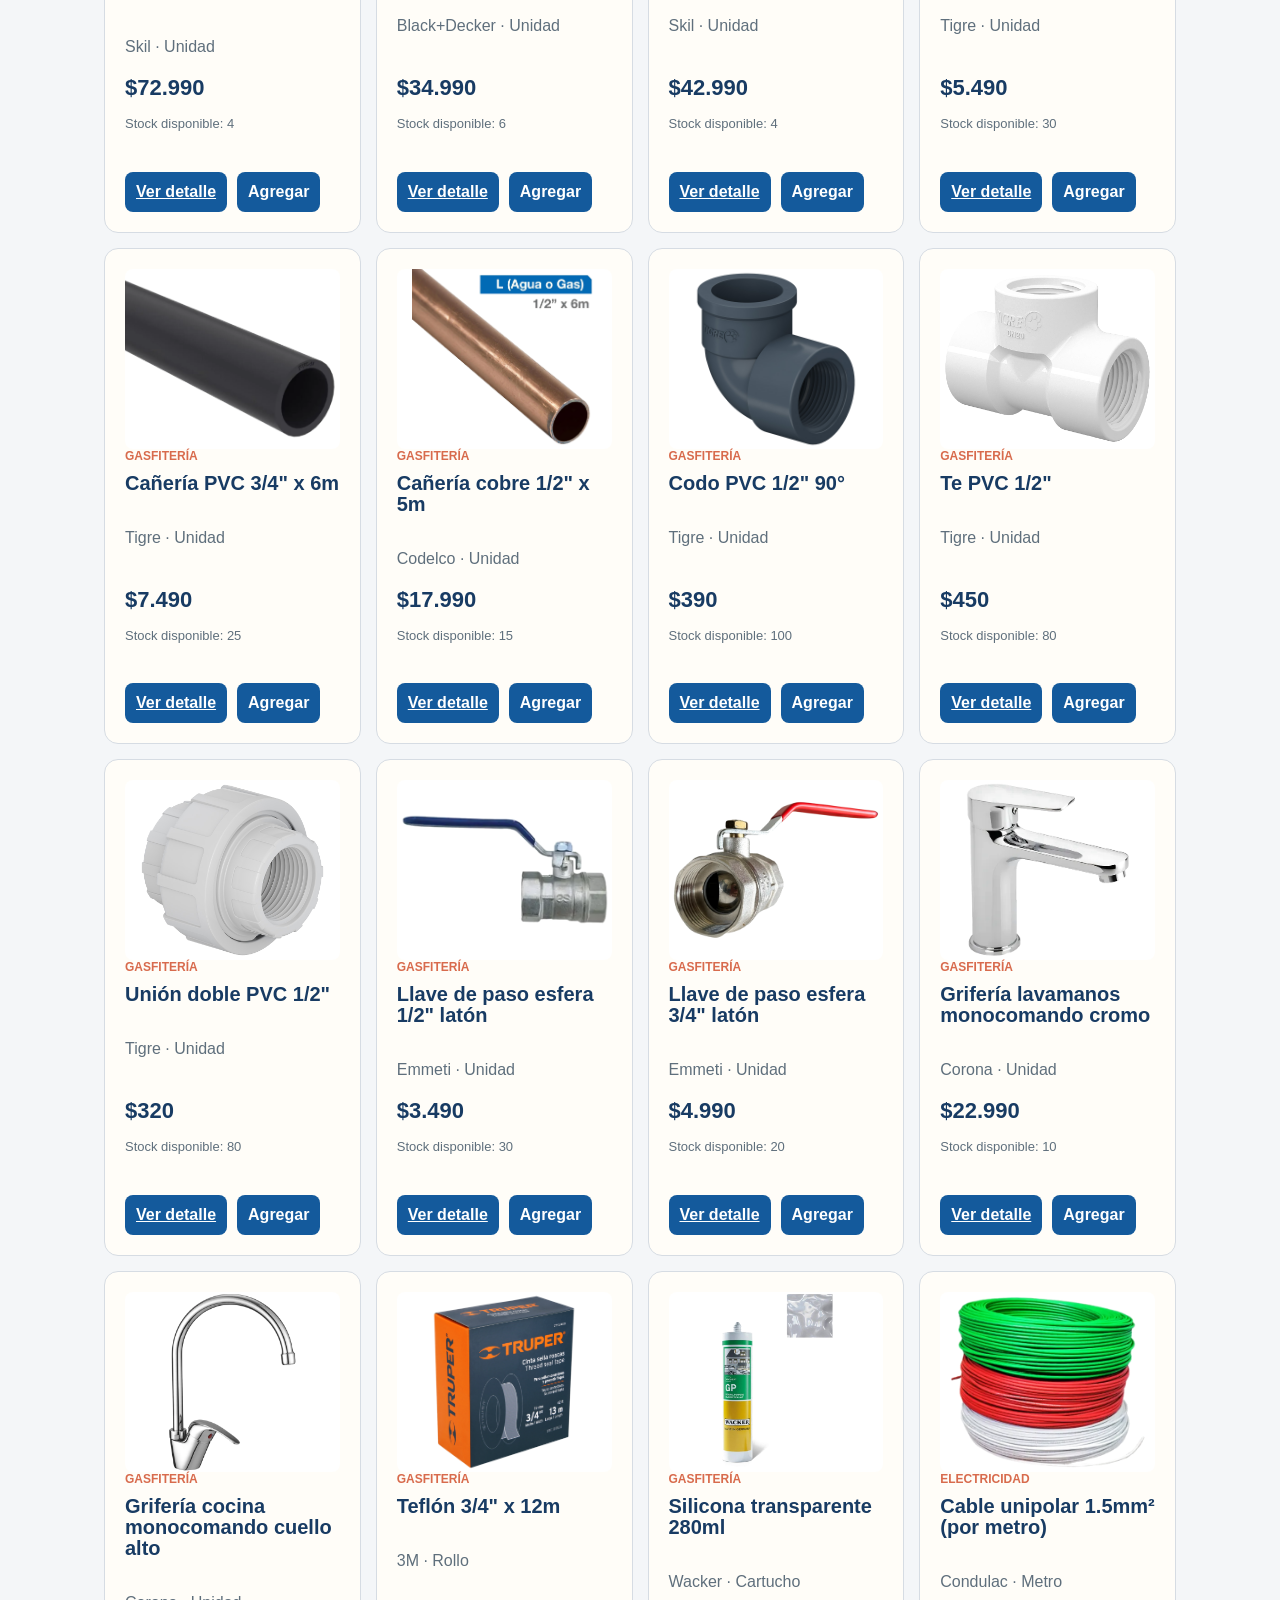
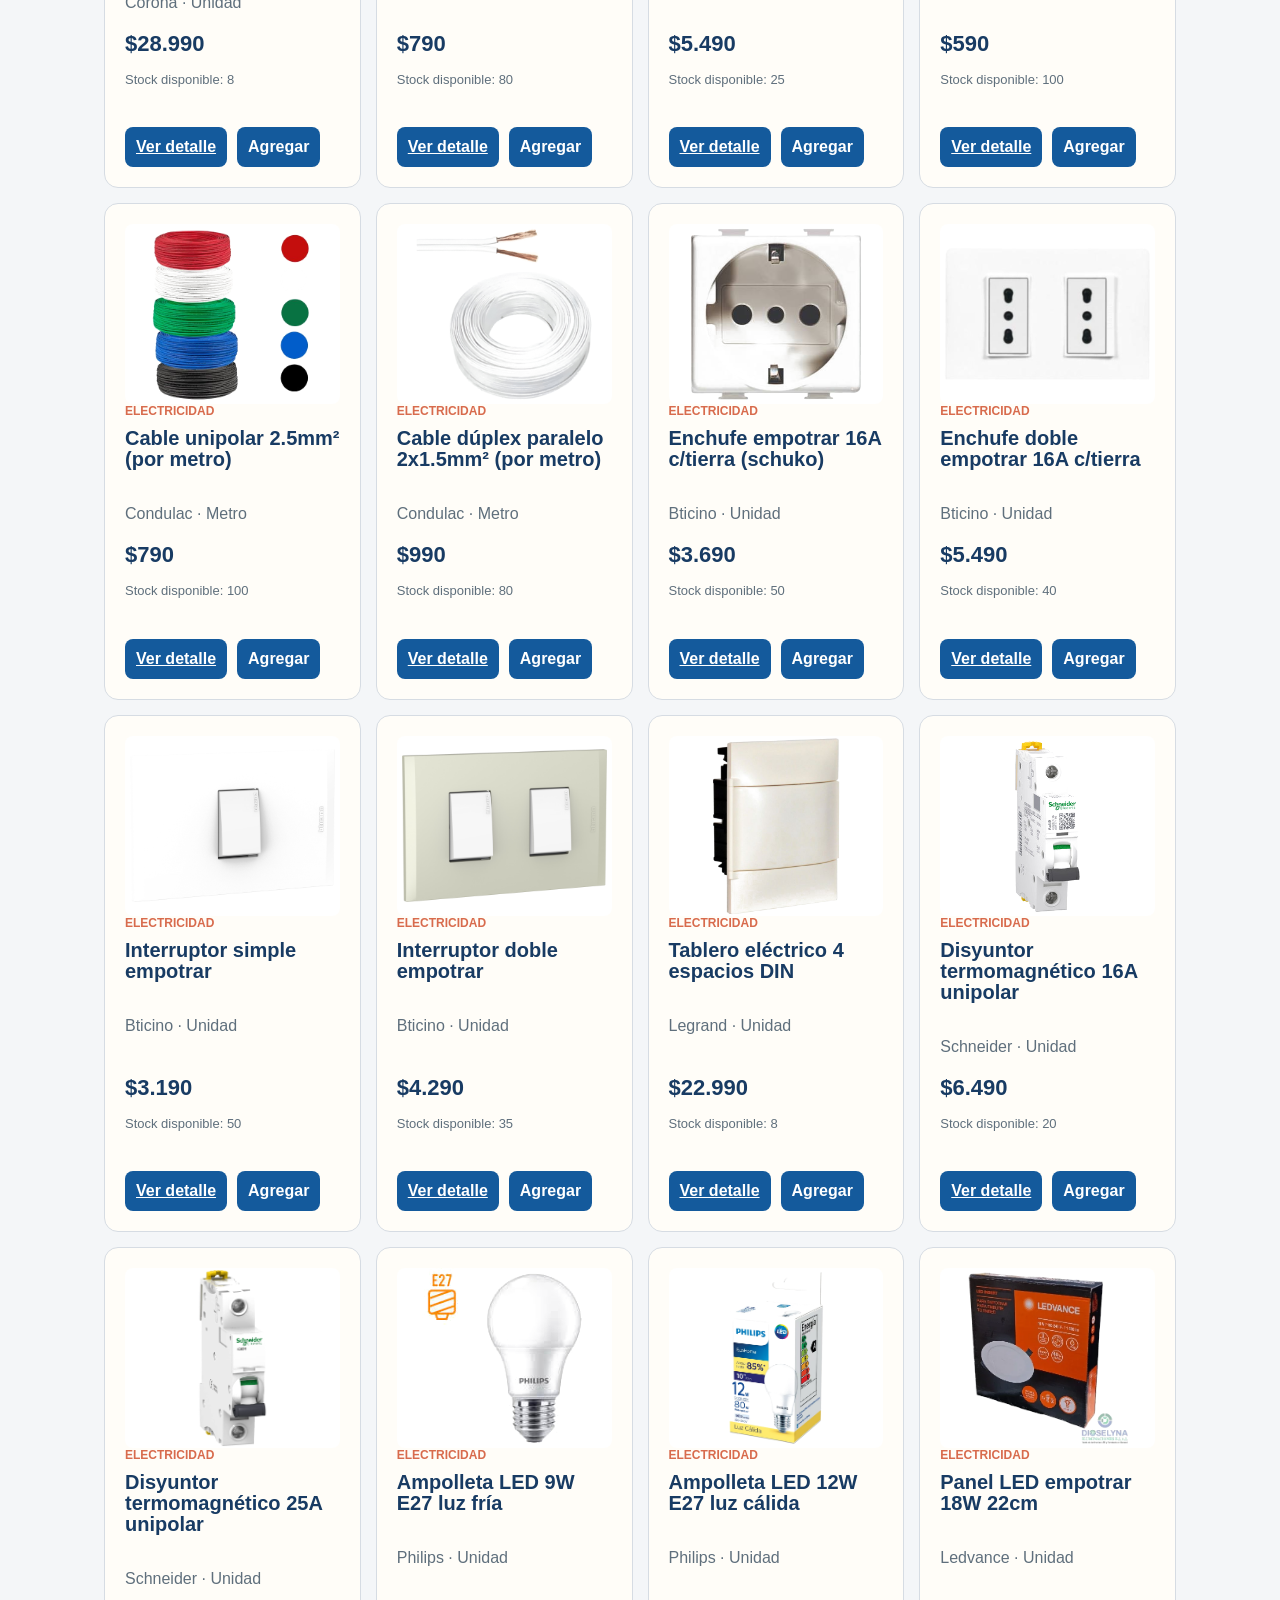
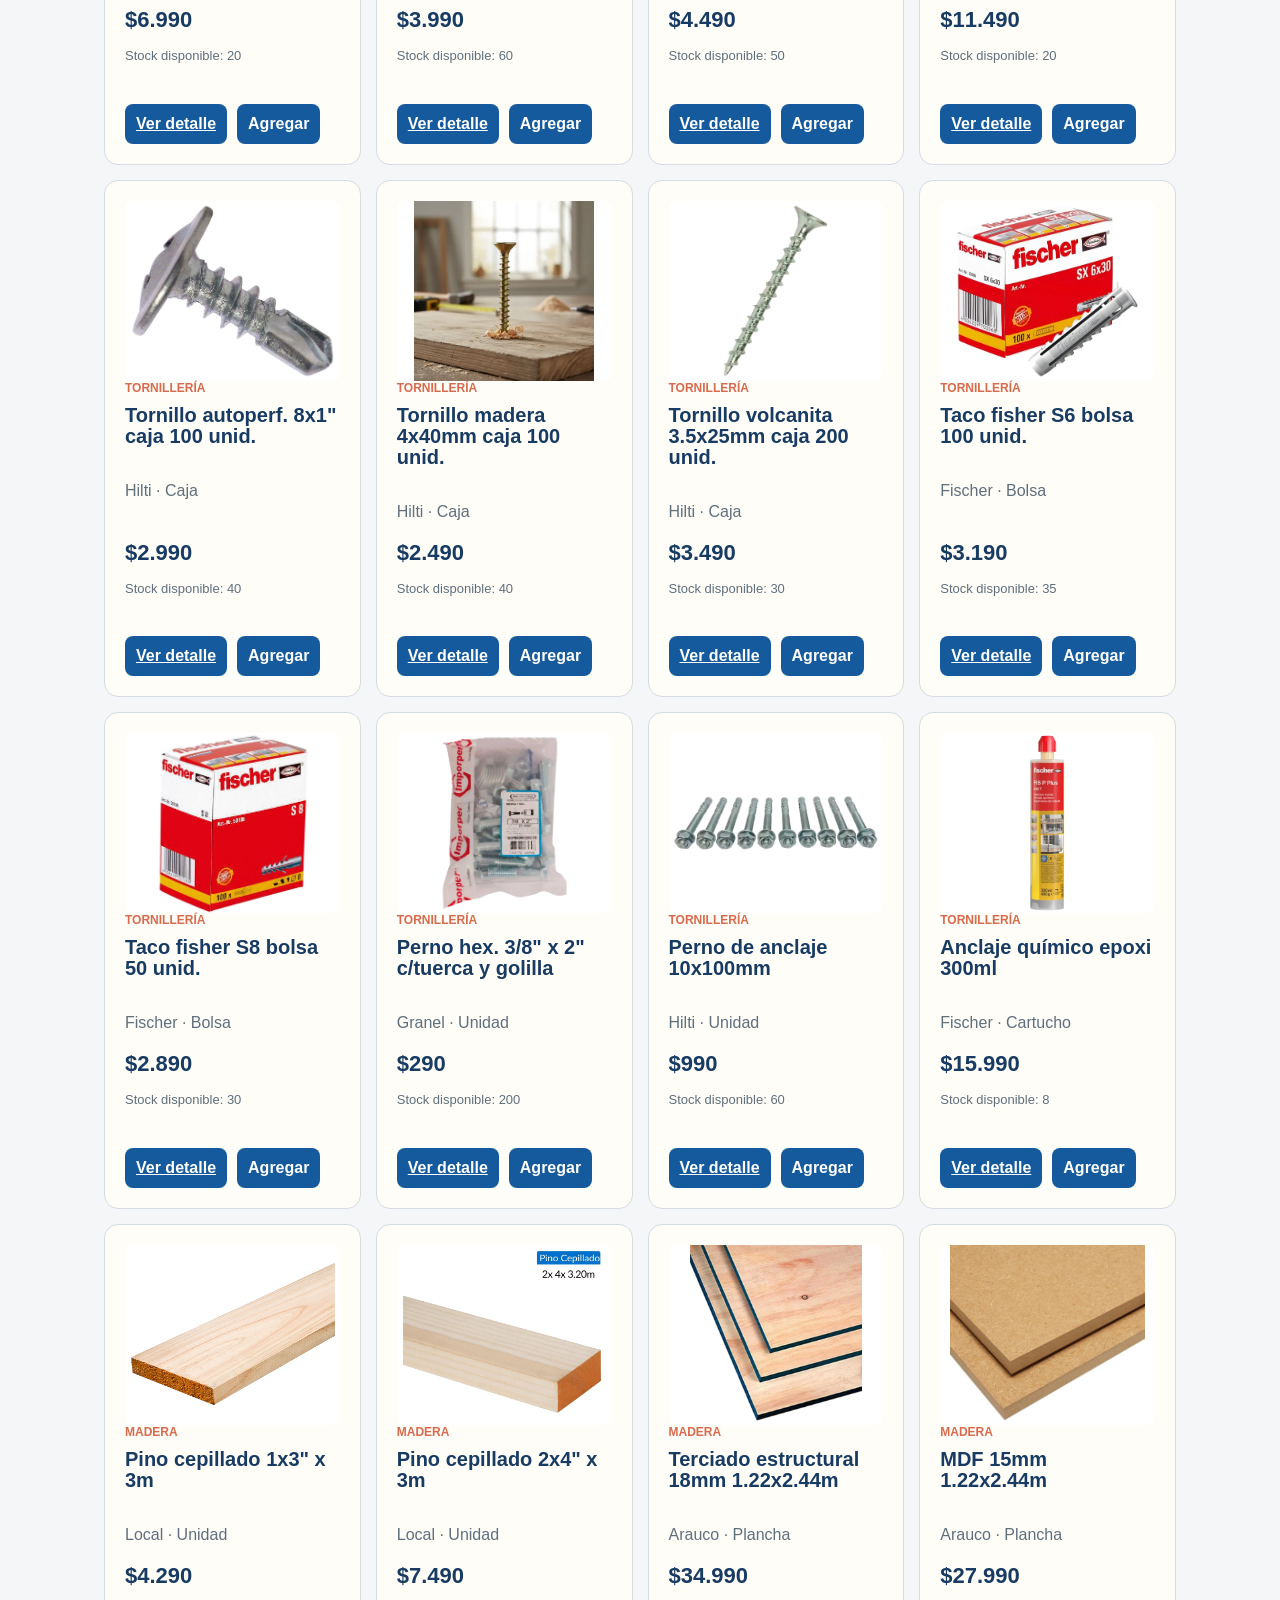
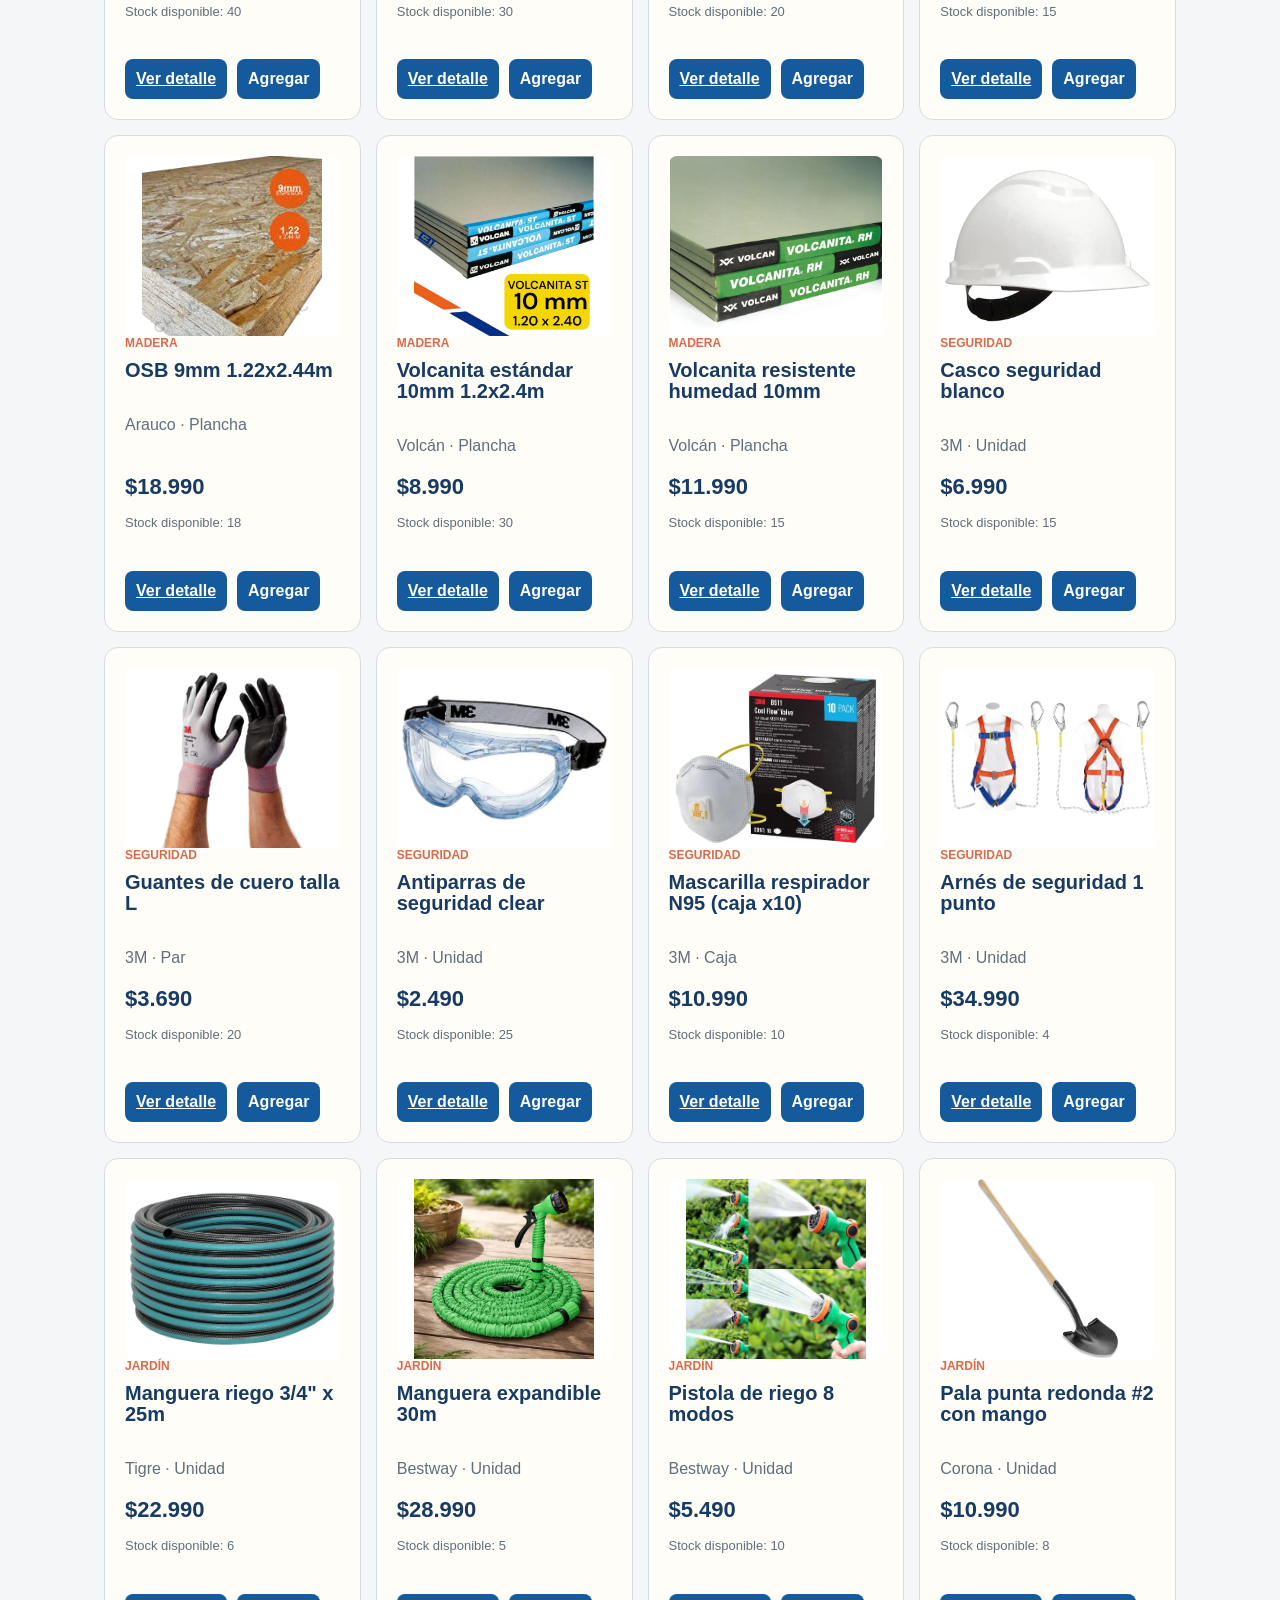
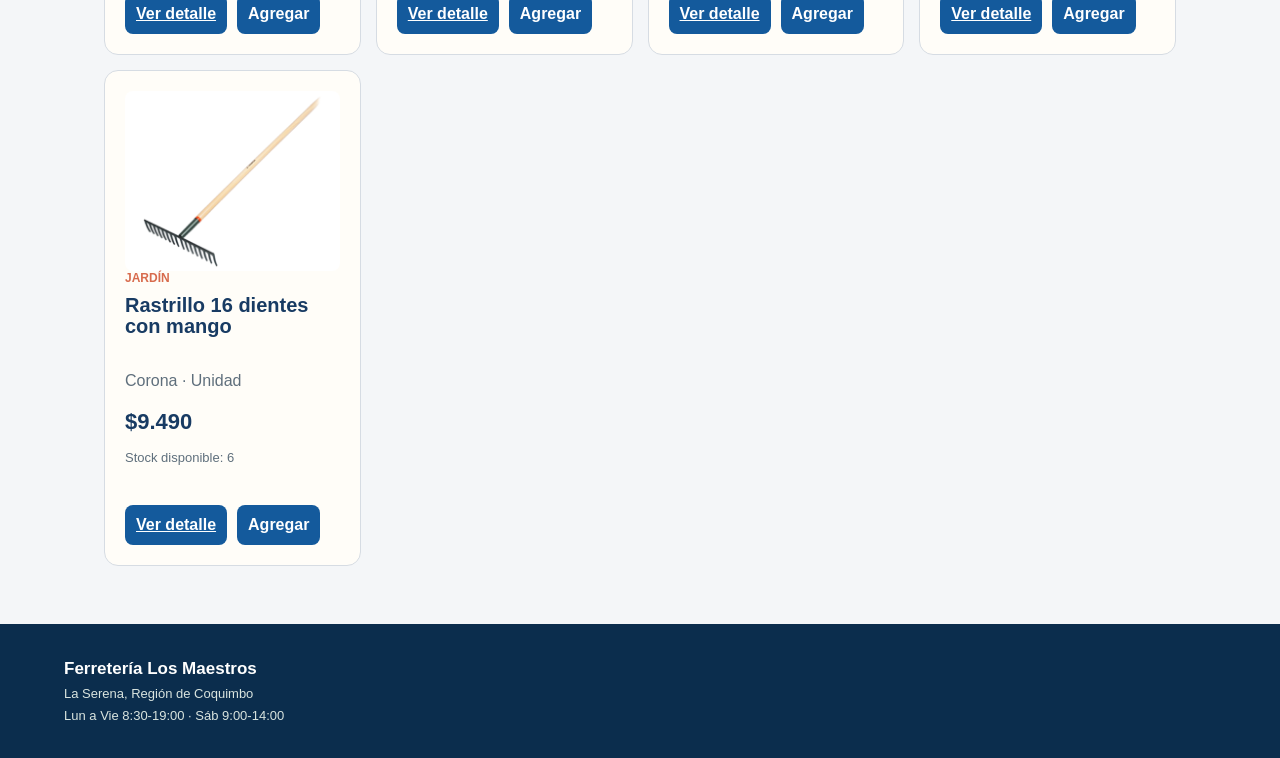
<file: frontend/tienda/catalogo.html>
<!doctype html>
<html lang="es">
  <head>
    <meta charset="UTF-8" />
    <meta name="viewport" content="width=device-width, initial-scale=1.0" />
    <meta name="description" content="Catálogo de Ferretería Los Maestros" />
    <title>Catálogo | Ferretería Los Maestros</title>
    <link rel="icon" href="data:," />
    <link rel="stylesheet" href="../css/styles.css" />
  </head>
  <body data-raiz="../">
    <!-- Los enlaces conectan páginas independientes sin cambiar vistas con JavaScript. -->
    <header class="site-header">
      <a class="brand" href="../index.html" aria-label="Volver al inicio">
        <img
          class="brand-logo"
          src="../assets/logo/logo-losMaestros.png"
          alt="Ferretería Los Maestros"
        />
        <span
          ><strong>Los Maestros</strong
          ><small>Ferretería y construcción</small></span
        >
      </a>
      <button
        class="menu-button"
        type="button"
        aria-expanded="false"
        aria-controls="main-nav"
      >
        ☰ <span>Menú</span>
      </button>
      <nav id="main-nav" class="main-nav" aria-label="Navegación principal">
        <a href="../index.html">Inicio</a>
        <a href="../tienda/catalogo.html" aria-current="page">Catálogo</a>
        <a href="../tienda/carrito.html"
          >Carrito <span id="cart-count">0</span></a
        >
        <a href="../index.html#nosotros">Nosotros</a>
        <a href="../index.html#blog">Blog</a>
        <a id="nav-contacto" href="../tienda/contacto.html">Contacto</a>
        <a id="nav-cuenta" href="../tienda/cuenta.html" hidden>Mi cuenta</a>
        <a id="nav-ingreso" href="../tienda/inicio-sesion.html">Ingreso</a>
        <a id="nav-admin" href="../admin/index.html" hidden>Administración</a>
        <button id="nav-salir" class="nav-salir" type="button" data-logout hidden>
          Cerrar sesión
        </button>
      </nav>
    </header>
    <main id="app" tabindex="-1">
      <section id="view-catalogo" class="view content-section">
        <div class="section-heading">
          <p class="eyebrow">Catálogo de materiales</p>
          <h1>Encuentra lo que necesites</h1>
          <p id="catalog-status">Cargando productos...</p>
        </div>
        <form id="filter-form" class="filter-bar" novalidate>
          <div>
            <label for="search">Buscar por nombre, marca o código</label>
            <input
              id="search"
              type="search"
              placeholder="Ej.: taladro o HE001"
            />
          </div>

          <div>
            <label for="category">Categoría</label>
            <select id="category">
              <option>Todas</option>
            </select>
          </div>
          <label class="check-label">
            <input id="stock-only" type="checkbox" />
            Sólo con stock
          </label>
        </form>
        <div id="product-grid" class="product-grid"></div>
      </section>
      <p
        id="cart-status"
        class="content-section form-message"
        role="status"
        hidden
      ></p>
    </main>
    <footer class="site-footer">
      <strong>Ferretería Los Maestros</strong>
      <span>La Serena, Región de Coquimbo</span>
      <span>Lun a Vie 8:30-19:00 · Sáb 9:00-14:00</span>
    </footer>
    <!-- Herramientas compartidas primero; comportamiento de esta página al final. -->
    <script src="../js/compartido/utilidades.js"></script>
    <script src="../js/compartido/almacenamiento.js"></script>
    <script src="../js/app.js"></script>
    <script src="../js/validaciones/comunes.js"></script>
    <script src="../js/tienda/catalogo.js"></script>
    <script src="../js/tienda/carrito.js"></script>
    <script src="../js/tienda/carrito-panel.js"></script>
  </body>
</html>
</file>
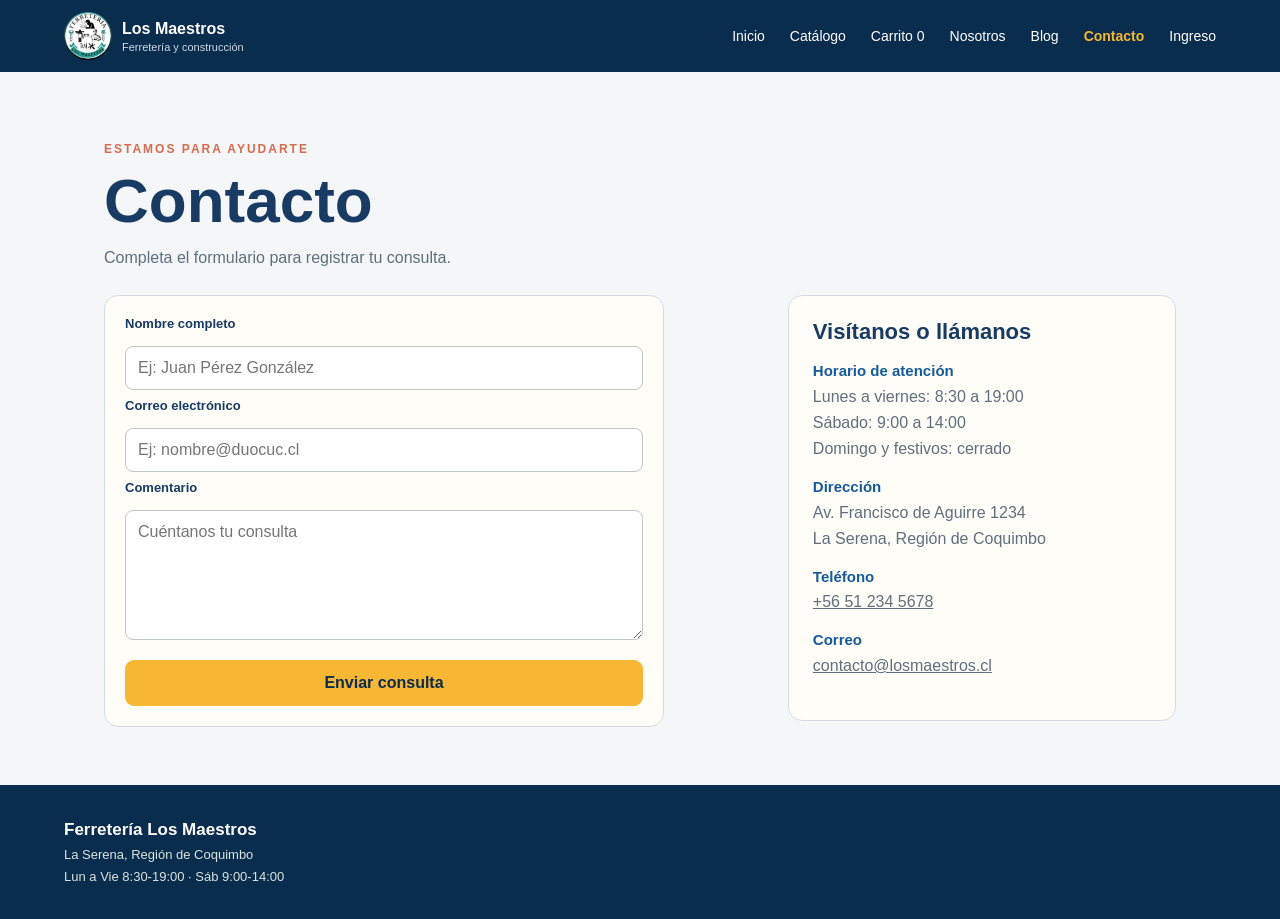
<file: frontend/tienda/contacto.html>
<!doctype html>
<html lang="es">
  <head>
    <meta charset="UTF-8" />
    <meta name="viewport" content="width=device-width, initial-scale=1.0" />
    <meta name="description" content="Contacto de Ferretería Los Maestros" />
    <title>Contacto | Ferretería Los Maestros</title>
    <link rel="icon" href="data:," />
    <link rel="stylesheet" href="../css/styles.css" />
  </head>
  <body data-raiz="../">
    <!-- Los enlaces conectan páginas independientes sin cambiar vistas con JavaScript. -->
    <header class="site-header">
      <a class="brand" href="../index.html" aria-label="Volver al inicio">
        <img
          class="brand-logo"
          src="../assets/logo/logo-losMaestros.png"
          alt="Ferretería Los Maestros"
        />
        <span
          ><strong>Los Maestros</strong
          ><small>Ferretería y construcción</small></span
        >
      </a>
      <button
        class="menu-button"
        type="button"
        aria-expanded="false"
        aria-controls="main-nav"
      >
        ☰ <span>Menú</span>
      </button>
      <nav id="main-nav" class="main-nav" aria-label="Navegación principal">
        <a href="../index.html">Inicio</a>
        <a href="../tienda/catalogo.html">Catálogo</a>
        <a href="../tienda/carrito.html"
          >Carrito <span id="cart-count">0</span></a
        >
        <a href="../index.html#nosotros">Nosotros</a>
        <a href="../index.html#blog">Blog</a>
        <a id="nav-contacto" href="../tienda/contacto.html" aria-current="page">Contacto</a>
        <a id="nav-cuenta" href="../tienda/cuenta.html" hidden>Mi cuenta</a>
        <a id="nav-ingreso" href="../tienda/inicio-sesion.html">Ingreso</a>
        <a id="nav-admin" href="../admin/index.html" hidden>Administración</a>
        <button id="nav-salir" class="nav-salir" type="button" data-logout hidden>
          Cerrar sesión
        </button>
      </nav>
    </header>
    <main id="app" tabindex="-1">
      <section id="view-contacto" class="content-section">
        <div class="section-heading">
          <p class="eyebrow">Estamos para ayudarte</p>
          <h1>Contacto</h1>
          <p>Completa el formulario para registrar tu consulta.</p>
        </div>

        <div class="contacto-grid">
          <form id="contact-form" class="auth-card" novalidate>
            <label for="contact-name">Nombre completo</label>
            <input
              id="contact-name"
              name="nombre"
              type="text"
              maxlength="100"
              placeholder="Ej: Juan Pérez González"
              required
            />

            <label for="contact-email">Correo electrónico</label>
            <input
              id="contact-email"
              name="correo"
              type="email"
              maxlength="100"
              placeholder="Ej: nombre@duocuc.cl"
              required
            />

            <label for="contact-message">Comentario</label>
            <textarea
              id="contact-message"
              name="comentario"
              maxlength="500"
              placeholder="Cuéntanos tu consulta"
              required
            ></textarea>

            <p
              id="contact-message-status"
              class="form-message"
              role="status"
              hidden
            ></p>

            <button class="button button-primary full" type="submit">
              Enviar consulta
            </button>
          </form>

          <!-- Datos directos para quien prefiere llamar o visitar la tienda. -->
          <aside class="contacto-datos" aria-label="Datos de la ferretería">
            <h2>Visítanos o llámanos</h2>

            <div class="contacto-dato">
              <h3>Horario de atención</h3>
              <p>Lunes a viernes: 8:30 a 19:00</p>
              <p>Sábado: 9:00 a 14:00</p>
              <p>Domingo y festivos: cerrado</p>
            </div>

            <div class="contacto-dato">
              <h3>Dirección</h3>
              <p>Av. Francisco de Aguirre 1234</p>
              <p>La Serena, Región de Coquimbo</p>
            </div>

            <div class="contacto-dato">
              <h3>Teléfono</h3>
              <p><a href="tel:+56512345678">+56 51 234 5678</a></p>
            </div>

            <div class="contacto-dato">
              <h3>Correo</h3>
              <p>
                <a href="mailto:contacto@losmaestros.cl"
                  >contacto@losmaestros.cl</a
                >
              </p>
            </div>
          </aside>
        </div>
      </section>
      <p
        id="cart-status"
        class="content-section form-message"
        role="status"
        hidden
      ></p>
    </main>
    <footer class="site-footer">
      <strong>Ferretería Los Maestros</strong>
      <span>La Serena, Región de Coquimbo</span>
      <span>Lun a Vie 8:30-19:00 · Sáb 9:00-14:00</span>
    </footer>
    <!-- Herramientas compartidas primero; comportamiento de esta página al final. -->
    <script src="../js/compartido/utilidades.js"></script>
    <script src="../js/compartido/almacenamiento.js"></script>
    <script src="../js/app.js"></script>
    <script src="../js/validaciones/comunes.js"></script>
    <script src="../js/validaciones/contacto.js"></script>
    <script src="../js/tienda/contacto.js"></script>
  </body>
</html>
</file>
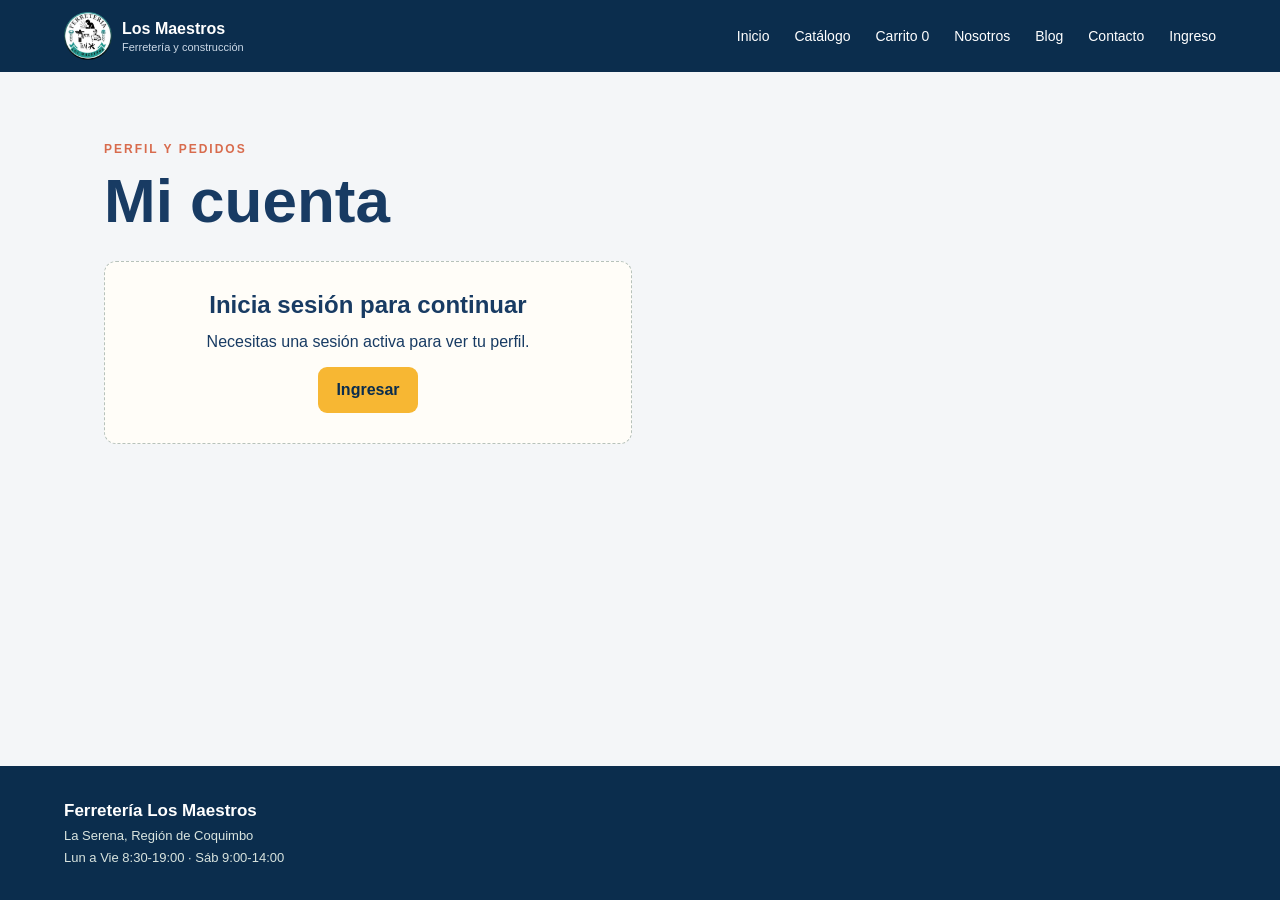
<file: frontend/tienda/cuenta.html>
<!doctype html>
<html lang="es">
  <head>
    <meta charset="UTF-8" />
    <meta name="viewport" content="width=device-width, initial-scale=1.0" />
    <meta name="description" content="Mi cuenta de Ferretería Los Maestros" />
    <title>Mi cuenta | Ferretería Los Maestros</title>
    <link rel="icon" href="data:," />
    <link rel="stylesheet" href="../css/styles.css" />
  </head>
  <body data-raiz="../">
    <!-- Los enlaces conectan páginas independientes sin cambiar vistas con JavaScript. -->
    <header class="site-header">
      <a class="brand" href="../index.html" aria-label="Volver al inicio">
        <img
          class="brand-logo"
          src="../assets/logo/logo-losMaestros.png"
          alt="Ferretería Los Maestros"
        />
        <span
          ><strong>Los Maestros</strong
          ><small>Ferretería y construcción</small></span
        >
      </a>
      <button
        class="menu-button"
        type="button"
        aria-expanded="false"
        aria-controls="main-nav"
      >
        ☰ <span>Menú</span>
      </button>
      <nav id="main-nav" class="main-nav" aria-label="Navegación principal">
        <a href="../index.html">Inicio</a>
        <a href="../tienda/catalogo.html">Catálogo</a>
        <a href="../tienda/carrito.html"
          >Carrito <span id="cart-count">0</span></a
        >
        <a href="../index.html#nosotros">Nosotros</a>
        <a href="../index.html#blog">Blog</a>
        <a id="nav-contacto" href="../tienda/contacto.html">Contacto</a>
        <a id="nav-cuenta" href="../tienda/cuenta.html" aria-current="page" hidden>Mi cuenta</a>
        <a id="nav-ingreso" href="../tienda/inicio-sesion.html">Ingreso</a>
        <a id="nav-admin" href="../admin/index.html" hidden>Administración</a>
        <button id="nav-salir" class="nav-salir" type="button" data-logout hidden>
          Cerrar sesión
        </button>
      </nav>
    </header>
    <main id="app" tabindex="-1">
      <section id="view-cuenta" class="view content-section">
        <div class="section-heading">
          <p class="eyebrow">Perfil y pedidos</p>
          <h1>Mi cuenta</h1>
        </div>
        <div id="account-content" class="account-grid"></div>
      </section>
      <p
        id="cart-status"
        class="content-section form-message"
        role="status"
        hidden
      ></p>
    </main>
    <footer class="site-footer">
      <strong>Ferretería Los Maestros</strong>
      <span>La Serena, Región de Coquimbo</span>
      <span>Lun a Vie 8:30-19:00 · Sáb 9:00-14:00</span>
    </footer>
    <!-- Herramientas compartidas primero; comportamiento de esta página al final. -->
    <script src="../js/compartido/utilidades.js"></script>
    <script src="../js/compartido/almacenamiento.js"></script>
    <script src="../js/app.js"></script>
    <script src="../js/validaciones/comunes.js"></script>
    <script src="../js/tienda/cuenta.js"></script>
  </body>
</html>
</file>
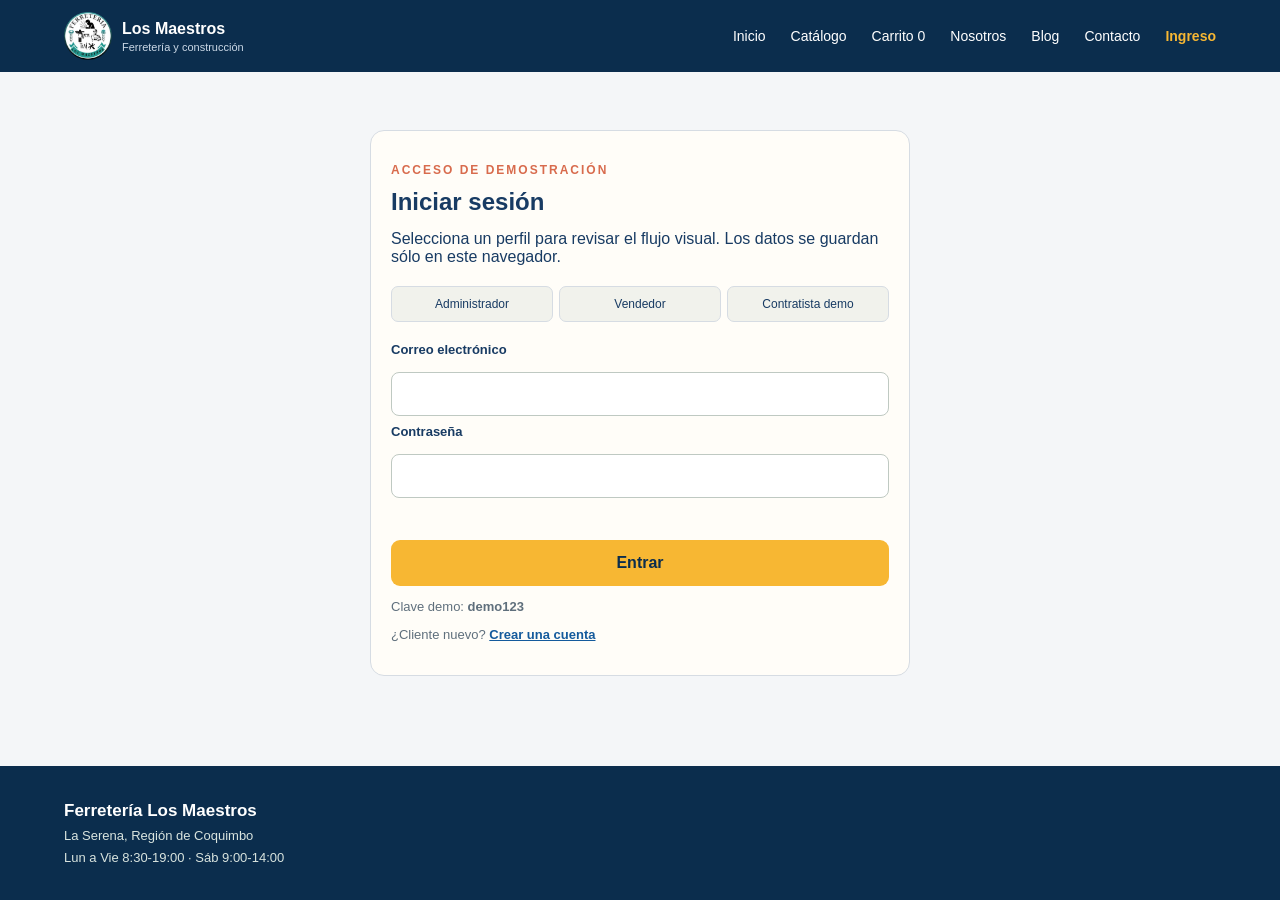
<file: frontend/tienda/inicio-sesion.html>
<!doctype html>
<html lang="es">
  <head>
    <meta charset="UTF-8" />
    <meta name="viewport" content="width=device-width, initial-scale=1.0" />
    <meta
      name="description"
      content="Iniciar sesión de Ferretería Los Maestros"
    />
    <title>Iniciar sesión | Ferretería Los Maestros</title>
    <link rel="icon" href="data:," />
    <link rel="stylesheet" href="../css/styles.css" />
  </head>
  <body data-raiz="../">
    <!-- Los enlaces conectan páginas independientes sin cambiar vistas con JavaScript. -->
    <header class="site-header">
      <a class="brand" href="../index.html" aria-label="Volver al inicio">
        <img
          class="brand-logo"
          src="../assets/logo/logo-losMaestros.png"
          alt="Ferretería Los Maestros"
        />
        <span
          ><strong>Los Maestros</strong
          ><small>Ferretería y construcción</small></span
        >
      </a>
      <button
        class="menu-button"
        type="button"
        aria-expanded="false"
        aria-controls="main-nav"
      >
        ☰ <span>Menú</span>
      </button>
      <nav id="main-nav" class="main-nav" aria-label="Navegación principal">
        <a href="../index.html">Inicio</a>
        <a href="../tienda/catalogo.html">Catálogo</a>
        <a href="../tienda/carrito.html"
          >Carrito <span id="cart-count">0</span></a
        >
        <a href="../index.html#nosotros">Nosotros</a>
        <a href="../index.html#blog">Blog</a>
        <a id="nav-contacto" href="../tienda/contacto.html">Contacto</a>
        <a id="nav-cuenta" href="../tienda/cuenta.html" hidden>Mi cuenta</a>
        <a id="nav-ingreso" href="../tienda/inicio-sesion.html" aria-current="page">Ingreso</a>
        <a id="nav-admin" href="../admin/index.html" hidden>Administración</a>
        <button id="nav-salir" class="nav-salir" type="button" data-logout hidden>
          Cerrar sesión
        </button>
      </nav>
    </header>
    <main id="app" tabindex="-1">
      <section id="view-acceso" class="view content-section narrow">
        <div class="auth-card">
          <p class="eyebrow">Acceso de demostración</p>
          <h1>Iniciar sesión</h1>

          <p>
            Selecciona un perfil para revisar el flujo visual. Los datos se
            guardan sólo en este navegador.
          </p>
          <div class="demo-users">
            <button type="button" data-demo="admin">Administrador</button>
            <button type="button" data-demo="vendedor">Vendedor</button>
            <button type="button" data-demo="cliente">Contratista demo</button>
          </div>
          <form id="login-form" novalidate>
            <label for="login-email">Correo electrónico</label>
            <input
              id="login-email"
              name="correo"
              type="email"
              maxlength="100"
              required
            />

            <label for="login-password">Contraseña</label>
            <input
              id="login-password"
              name="clave"
              minlength="4"
              maxlength="10"
              type="password"
              required
            />
            <p id="login-error" class="form-error" role="alert"></p>

            <button class="button button-primary full" type="submit">
              Entrar
            </button>
          </form>
          <p class="form-help">Clave demo: <strong>demo123</strong></p>

          <p class="form-help">
            ¿Cliente nuevo?
            <a class="text-button" href="registro.html"> Crear una cuenta </a>
          </p>
        </div>
      </section>
      <p
        id="cart-status"
        class="content-section form-message"
        role="status"
        hidden
      ></p>
    </main>
    <footer class="site-footer">
      <strong>Ferretería Los Maestros</strong>
      <span>La Serena, Región de Coquimbo</span>
      <span>Lun a Vie 8:30-19:00 · Sáb 9:00-14:00</span>
    </footer>
    <!-- Herramientas compartidas primero; comportamiento de esta página al final. -->
    <script src="../js/compartido/utilidades.js"></script>
    <script src="../js/compartido/almacenamiento.js"></script>
    <script src="../js/app.js"></script>
    <script src="../js/validaciones/comunes.js"></script>
    <script src="../js/tienda/inicio-sesion.js"></script>
  </body>
</html>
</file>
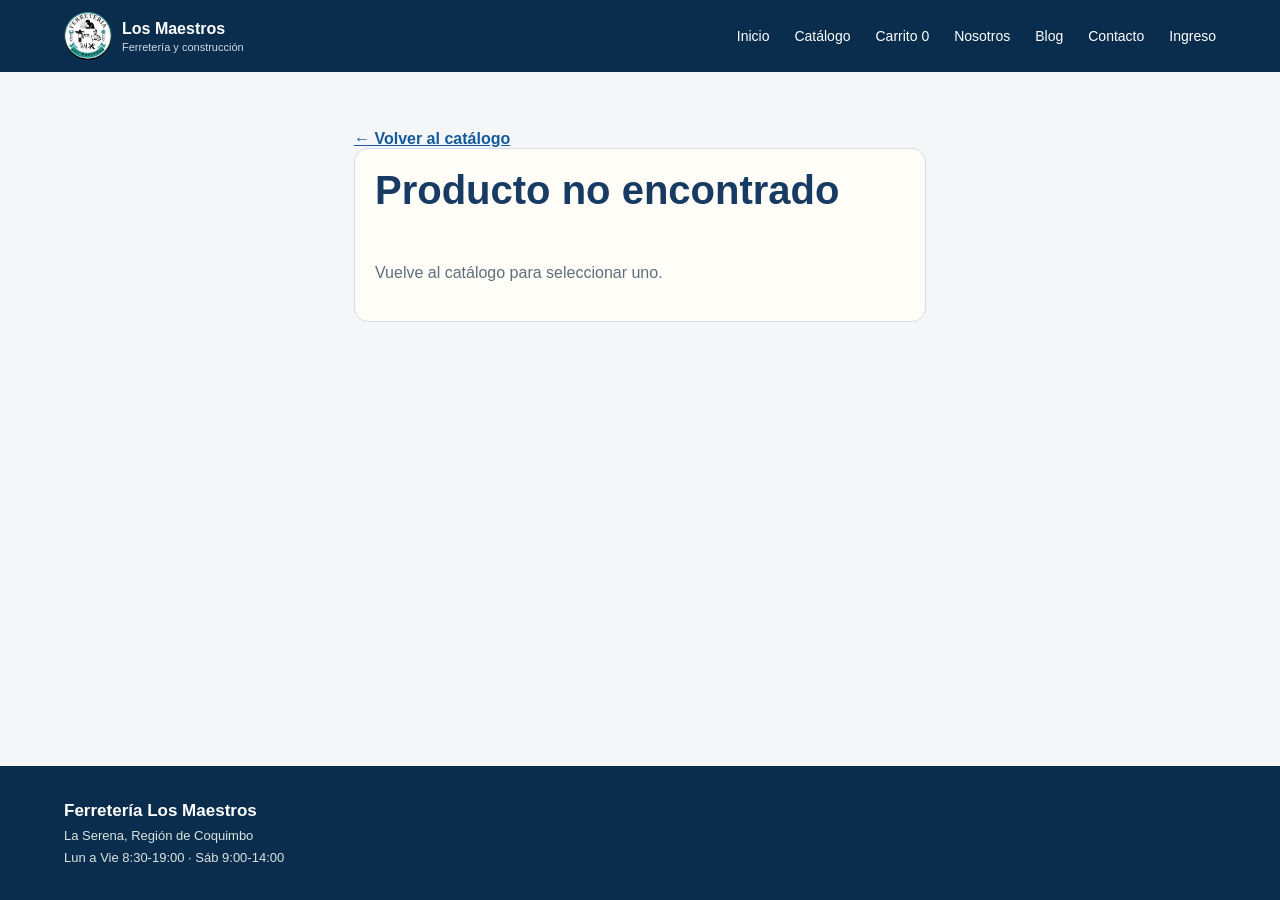
<file: frontend/tienda/producto-detalle.html>
<!doctype html>
<html lang="es">
  <head>
    <meta charset="UTF-8" />
    <meta name="viewport" content="width=device-width, initial-scale=1.0" />
    <meta
      name="description"
      content="Detalle de producto de Ferretería Los Maestros"
    />
    <title>Detalle de producto | Ferretería Los Maestros</title>
    <link rel="icon" href="data:," />
    <link rel="stylesheet" href="../css/styles.css" />
  </head>
  <body data-raiz="../">
    <!-- Los enlaces conectan páginas independientes sin cambiar vistas con JavaScript. -->
    <header class="site-header">
      <a class="brand" href="../index.html" aria-label="Volver al inicio">
        <img
          class="brand-logo"
          src="../assets/logo/logo-losMaestros.png"
          alt="Ferretería Los Maestros"
        />
        <span
          ><strong>Los Maestros</strong
          ><small>Ferretería y construcción</small></span
        >
      </a>
      <button
        class="menu-button"
        type="button"
        aria-expanded="false"
        aria-controls="main-nav"
      >
        ☰ <span>Menú</span>
      </button>
      <nav id="main-nav" class="main-nav" aria-label="Navegación principal">
        <a href="../index.html">Inicio</a>
        <a href="../tienda/catalogo.html">Catálogo</a>
        <a href="../tienda/carrito.html"
          >Carrito <span id="cart-count">0</span></a
        >
        <a href="../index.html#nosotros">Nosotros</a>
        <a href="../index.html#blog">Blog</a>
        <a id="nav-contacto" href="../tienda/contacto.html">Contacto</a>
        <a id="nav-cuenta" href="../tienda/cuenta.html" hidden>Mi cuenta</a>
        <a id="nav-ingreso" href="../tienda/inicio-sesion.html">Ingreso</a>
        <a id="nav-admin" href="../admin/index.html" hidden>Administración</a>
        <button id="nav-salir" class="nav-salir" type="button" data-logout hidden>
          Cerrar sesión
        </button>
      </nav>
    </header>
    <main id="app" tabindex="-1">
      <section id="view-detalle" class="view content-section narrow">
        <a class="text-button" href="catalogo.html"> ← Volver al catálogo </a>
        <div id="product-detail" class="detail-card"></div>
      </section>
      <p
        id="cart-status"
        class="content-section form-message"
        role="status"
        hidden
      ></p>
    </main>
    <footer class="site-footer">
      <strong>Ferretería Los Maestros</strong>
      <span>La Serena, Región de Coquimbo</span>
      <span>Lun a Vie 8:30-19:00 · Sáb 9:00-14:00</span>
    </footer>
    <!-- Herramientas compartidas primero; comportamiento de esta página al final. -->
    <script src="../js/compartido/utilidades.js"></script>
    <script src="../js/compartido/almacenamiento.js"></script>
    <script src="../js/app.js"></script>
    <script src="../js/validaciones/comunes.js"></script>
    <script src="../js/tienda/producto-detalle.js"></script>
    <script src="../js/tienda/carrito.js"></script>
    <script src="../js/tienda/carrito-panel.js"></script>
  </body>
</html>
</file>
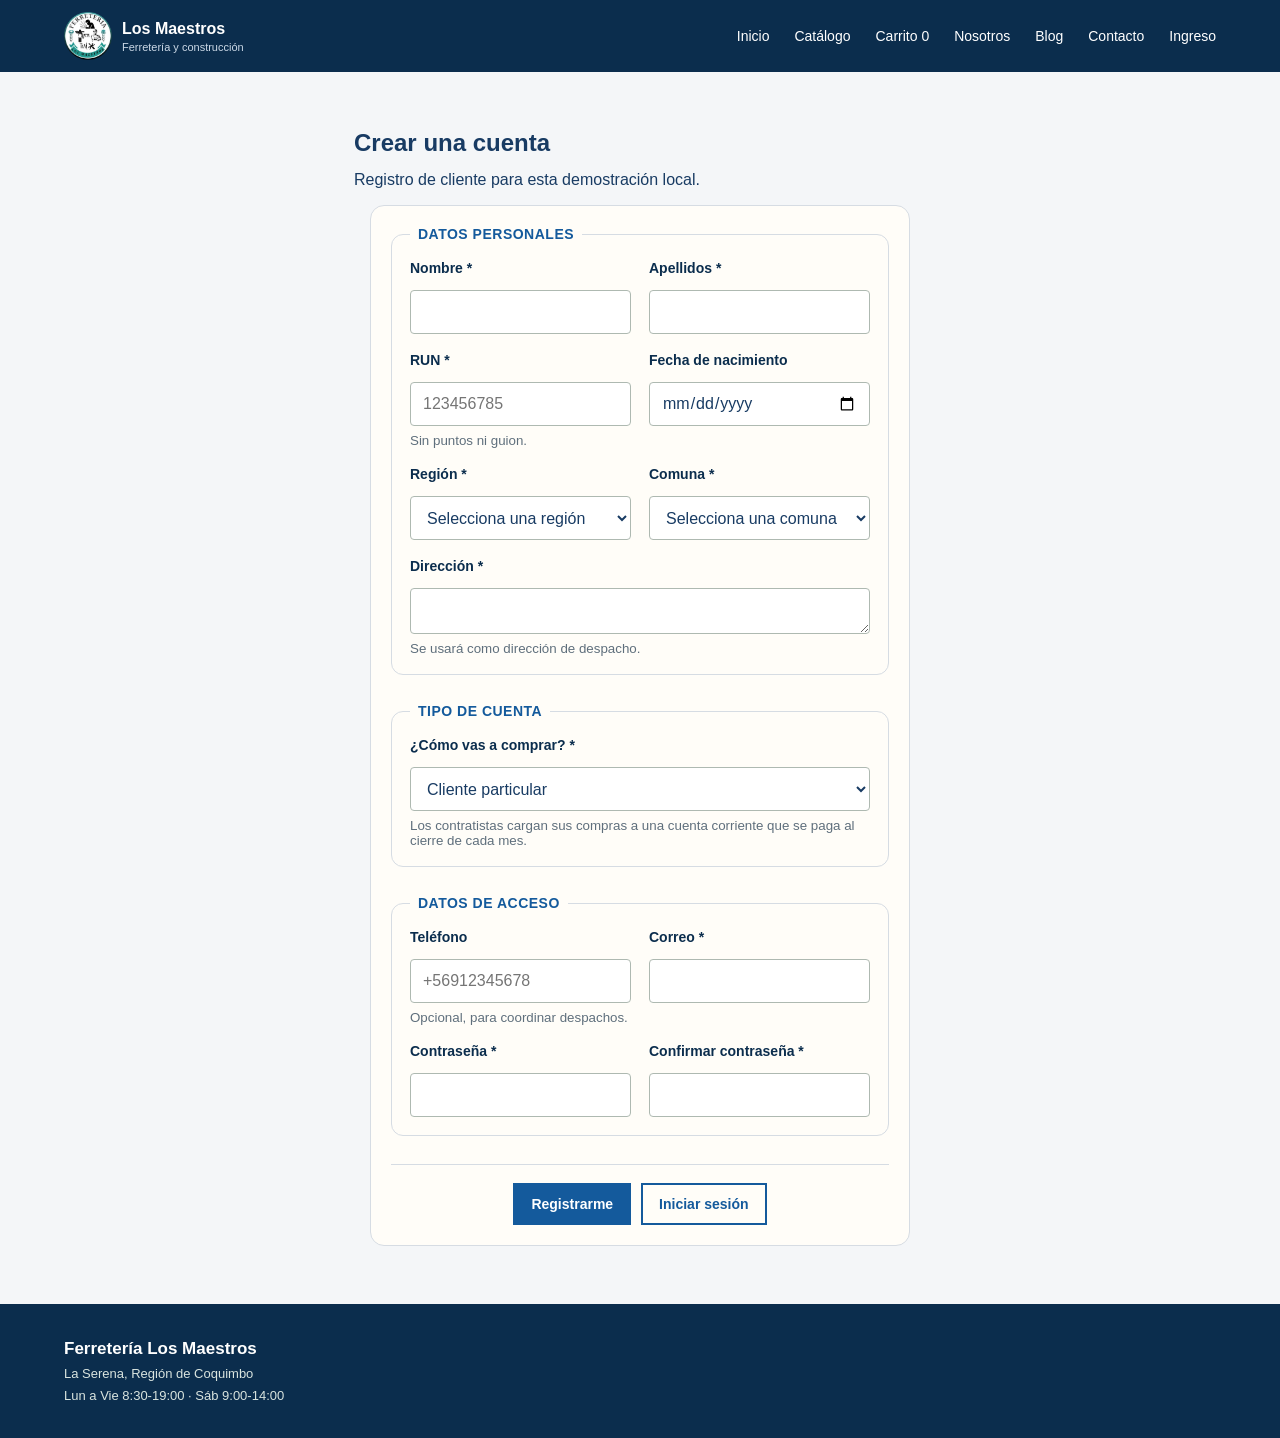
<file: frontend/tienda/registro.html>
<!doctype html>
<html lang="es">
  <head>
    <meta charset="UTF-8" />
    <meta name="viewport" content="width=device-width, initial-scale=1.0" />
    <meta name="description" content="Crear cuenta de Ferretería Los Maestros" />
    <title>Crear cuenta | Ferretería Los Maestros</title>
    <link rel="icon" href="data:," />
    <link rel="stylesheet" href="../css/styles.css" />
  </head>
  <body data-raiz="../">
    <!-- Los enlaces conectan páginas independientes sin cambiar vistas con JavaScript. -->
    <header class="site-header">
      <a class="brand" href="../index.html" aria-label="Volver al inicio">
        <img
          class="brand-logo"
          src="../assets/logo/logo-losMaestros.png"
          alt="Ferretería Los Maestros"
        />
        <span
          ><strong>Los Maestros</strong
          ><small>Ferretería y construcción</small></span
        >
      </a>
      <button
        class="menu-button"
        type="button"
        aria-expanded="false"
        aria-controls="main-nav"
      >
        ☰ <span>Menú</span>
      </button>
      <nav id="main-nav" class="main-nav" aria-label="Navegación principal">
        <a href="../index.html">Inicio</a>
        <a href="../tienda/catalogo.html">Catálogo</a>
        <a href="../tienda/carrito.html"
          >Carrito <span id="cart-count">0</span></a
        >
        <a href="../index.html#nosotros">Nosotros</a>
        <a href="../index.html#blog">Blog</a>
        <a id="nav-contacto" href="../tienda/contacto.html">Contacto</a>
        <a id="nav-cuenta" href="../tienda/cuenta.html" hidden>Mi cuenta</a>
        <a id="nav-ingreso" href="../tienda/inicio-sesion.html">Ingreso</a>
        <a id="nav-admin" href="../admin/index.html" hidden>Administración</a>
        <button id="nav-salir" class="nav-salir" type="button" data-logout hidden>
          Cerrar sesión
        </button>
      </nav>
    </header>
    <main id="app" tabindex="-1">
      <section class="content-section narrow">
        <h1>Crear una cuenta</h1>
        <p>Registro de cliente para esta demostración local.</p>

        <form id="register-form" class="admin-form auth-card" novalidate>
          <!-- Bloque 1: identificación de la persona que se registra. -->
          <fieldset class="registro-bloque">
            <legend>Datos personales</legend>
            <div class="admin-form-grid">
              <div class="admin-field">
                <label for="user-name">Nombre *</label>
                <input
                  id="user-name"
                  name="nombre"
                  type="text"
                  maxlength="50"
                  required
                />
              </div>

              <div class="admin-field">
                <label for="user-lastname">Apellidos *</label>
                <input
                  id="user-lastname"
                  name="apellidos"
                  type="text"
                  maxlength="100"
                  required
                />
              </div>

              <div class="admin-field">
                <label for="user-run">RUN *</label>
                <input
                  id="user-run"
                  name="run"
                  type="text"
                  minlength="7"
                  maxlength="9"
                  placeholder="123456785"
                  required
                />
                <small>Sin puntos ni guion.</small>
              </div>

              <div class="admin-field">
                <label for="user-birthdate">Fecha de nacimiento</label>
                <input id="user-birthdate" name="fechaNacimiento" type="date" />
              </div>

              <div class="admin-field">
                <label for="user-region">Región *</label>
                <select id="user-region" name="region" required></select>
              </div>

              <div class="admin-field">
                <label for="user-commune">Comuna *</label>
                <select id="user-commune" name="comuna" required>
                  <option value="">Selecciona primero una región</option>
                </select>
              </div>

              <div class="admin-field admin-field-full">
                <label for="user-address">Dirección *</label>
                <textarea
                  id="user-address"
                  name="direccion"
                  maxlength="300"
                  required
                ></textarea>
                <small>Se usará como dirección de despacho.</small>
              </div>
            </div>
          </fieldset>

          <!-- Bloque 2: el tipo de cuenta decide si se piden datos de empresa. -->
          <fieldset class="registro-bloque">
            <legend>Tipo de cuenta</legend>
            <div class="admin-form-grid">
              <div class="admin-field admin-field-full">
                <label for="user-account-type">¿Cómo vas a comprar? *</label>
                <select id="user-account-type" name="tipoCuenta" required>
                  <option value="Cliente">Cliente particular</option>
                  <option value="Contratista">
                    Contratista o empresa (con cuenta corriente)
                  </option>
                </select>
                <small>
                  Los contratistas cargan sus compras a una cuenta corriente que
                  se paga al cierre de cada mes.
                </small>
              </div>
            </div>
          </fieldset>

          <!-- Bloque 3: sólo visible cuando se elige el perfil de contratista. -->
          <fieldset id="empresa-bloque" class="registro-bloque" hidden>
            <legend>Datos de la empresa</legend>
            <div class="admin-form-grid">
              <div class="admin-field">
                <label for="empresa-rut">RUT de la empresa *</label>
                <input
                  id="empresa-rut"
                  name="empresaRut"
                  type="text"
                  minlength="7"
                  maxlength="9"
                  placeholder="761234567"
                />
                <small>Sin puntos ni guion.</small>
              </div>

              <div class="admin-field">
                <label for="empresa-razon">Razón social *</label>
                <input
                  id="empresa-razon"
                  name="empresaRazon"
                  type="text"
                  maxlength="100"
                />
              </div>

              <div class="admin-field admin-field-full">
                <label for="empresa-direccion">
                  Dirección de la empresa *
                </label>
                <textarea
                  id="empresa-direccion"
                  name="empresaDireccion"
                  maxlength="300"
                ></textarea>
              </div>
            </div>
          </fieldset>

          <!-- Bloque 4: datos de acceso comunes a todos los perfiles. -->
          <fieldset class="registro-bloque">
            <legend>Datos de acceso</legend>
            <div class="admin-form-grid">
              <div class="admin-field">
                <label for="user-phone">Teléfono</label>
                <input
                  id="user-phone"
                  name="telefono"
                  type="tel"
                  maxlength="15"
                  placeholder="+56912345678"
                />
                <small>Opcional, para coordinar despachos.</small>
              </div>

              <div class="admin-field">
                <label for="user-email">Correo *</label>
                <input
                  id="user-email"
                  name="correo"
                  type="email"
                  maxlength="100"
                  required
                />
              </div>

              <div class="admin-field">
                <label for="register-password">Contraseña *</label>
                <input
                  id="register-password"
                  name="clave"
                  type="password"
                  minlength="4"
                  maxlength="10"
                  required
                  autocomplete="new-password"
                />
              </div>

              <div class="admin-field">
                <label for="register-confirmation">
                  Confirmar contraseña *
                </label>
                <input
                  id="register-confirmation"
                  name="confirmacion"
                  type="password"
                  minlength="4"
                  maxlength="10"
                  required
                  autocomplete="new-password"
                />
              </div>
            </div>
          </fieldset>

          <div class="admin-form-footer">
            <button class="admin-button" type="submit">Registrarme</button>
            <a
              class="admin-button admin-button-secondary"
              href="inicio-sesion.html"
              >Iniciar sesión</a
            >
          </div>
          <p id="register-message" class="form-message" role="status" hidden></p>
        </form>
      </section>
      <p
        id="cart-status"
        class="content-section form-message"
        role="status"
        hidden
      ></p>
    </main>
    <footer class="site-footer">
      <strong>Ferretería Los Maestros</strong>
      <span>La Serena, Región de Coquimbo</span>
      <span>Lun a Vie 8:30-19:00 · Sáb 9:00-14:00</span>
    </footer>
    <!-- Herramientas compartidas primero; comportamiento de esta página al final. -->
    <script src="../js/compartido/utilidades.js"></script>
    <script src="../js/compartido/almacenamiento.js"></script>
    <script src="../js/app.js"></script>
    <script src="../js/validaciones/comunes.js"></script>
    <script src="../js/compartido/regiones.js"></script>
    <script src="../js/validaciones/usuarios.js"></script>
    <script src="../js/tienda/registro.js"></script>
  </body>
</html>
</file>
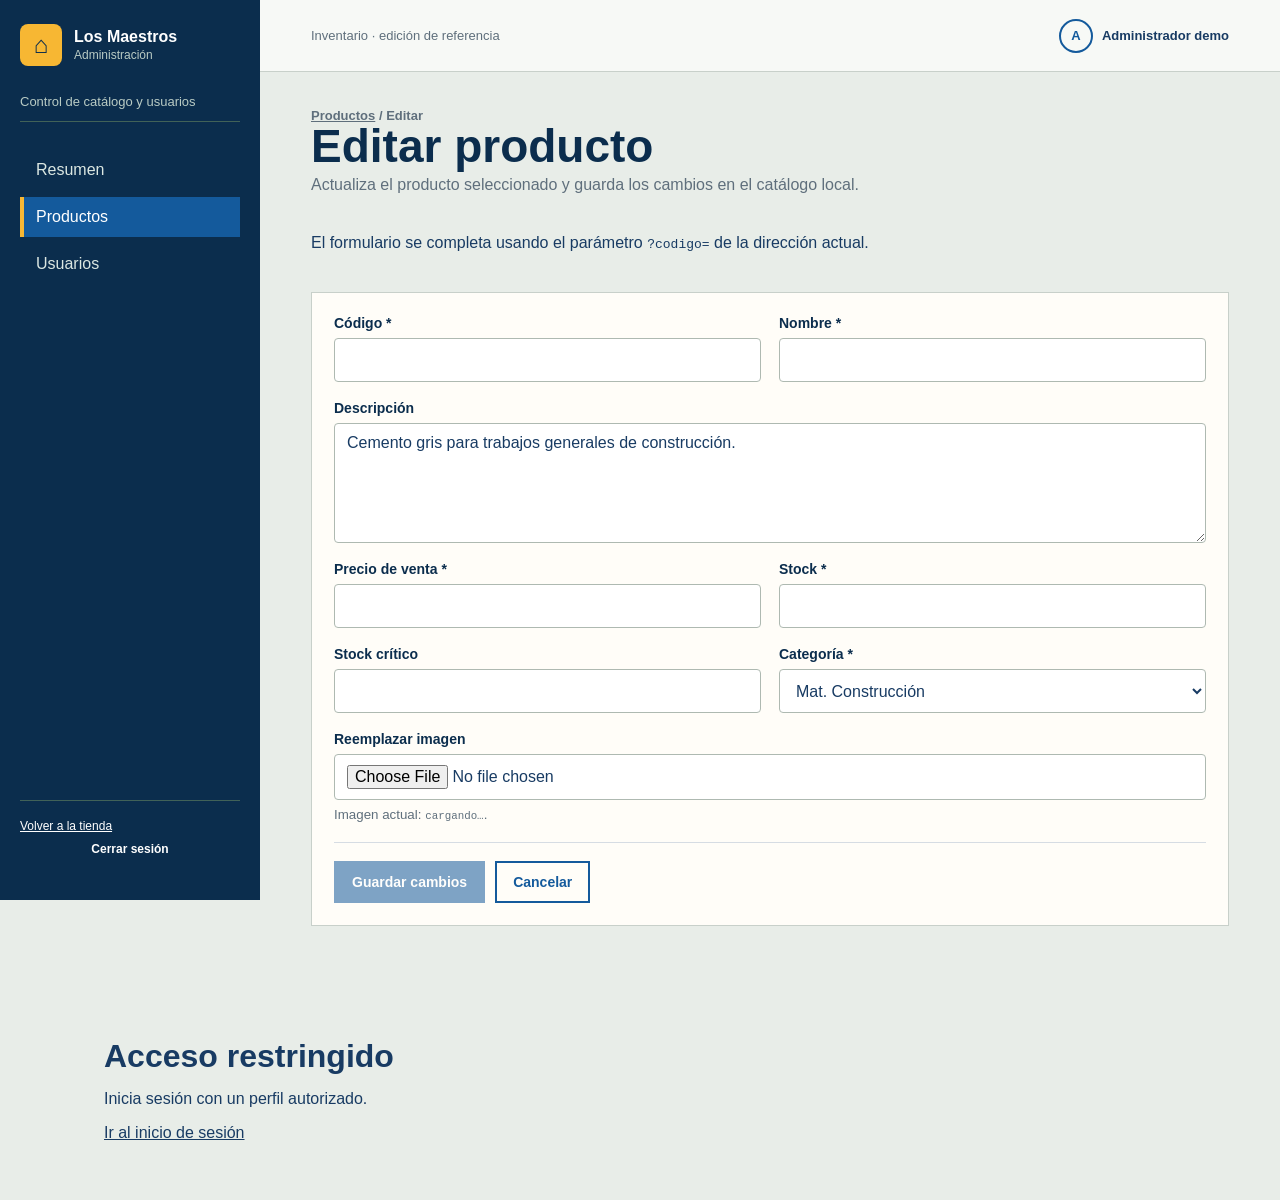
<file: frontend/admin/productos/editar.html>
<!doctype html>
<html lang="es">
  <head>
    <meta charset="UTF-8" />
    <meta name="viewport" content="width=device-width, initial-scale=1.0" />
    <meta
      name="description"
      content="Formulario administrativo para editar un producto"
    />
    <title>Editar producto | Administración Los Maestros</title>
    <link rel="icon" href="data:," />
    <link rel="stylesheet" href="../../css/styles.css" />
  </head>

  <body
    class="admin-body"
    data-raiz="../../"
    data-pagina="admin-productos-editar"
  >
    <div class="admin-shell">
      <aside class="admin-sidebar">
        <a
          class="admin-brand"
          href="../index.html"
          data-solo-admin
          aria-label="Ir al inicio del panel"
        >
          <span class="admin-brand-mark" aria-hidden="true">⌂</span>
          <span
            ><strong>Los Maestros</strong><small>Administración</small></span
          >
        </a>
        <p class="admin-context">Control de catálogo y usuarios</p>
        <nav class="admin-nav" aria-label="Navegación administrativa">
          <a href="../index.html" data-solo-admin>Resumen</a>
          <a href="listado.html" aria-current="page">Productos</a>
          <a href="../usuarios/listado.html" data-solo-admin>Usuarios</a>
        </nav>
        <div class="admin-sidebar-footer">
          <a href="../../index.html">Volver a la tienda</a>
          <button class="text-button" type="button" data-logout>
            Cerrar sesión
          </button>
        </div>
      </aside>

      <div class="admin-workspace">
        <header class="admin-topbar">
          <p>Inventario · edición de referencia</p>
          <div class="admin-user-chip">
            <span aria-hidden="true">A</span>Administrador demo
          </div>
        </header>

        <main class="admin-main">
          <p id="admin-load-error" class="form-error" role="alert" hidden></p>
          <header class="admin-page-heading">
            <div>
              <p class="admin-kicker">
                <a href="listado.html">Productos</a> / Editar
              </p>
              <h1>Editar producto</h1>
              <p>
                Actualiza el producto seleccionado y guarda los cambios en el
                catálogo local.
              </p>
            </div>
          </header>

          <p class="admin-note">
            El formulario se completa usando el parámetro
            <code>?codigo=</code> de la dirección actual.
          </p>

          <section class="admin-panel">
            <form id="admin-product-edit-form" class="admin-form" novalidate>
              <div class="admin-form-grid">
                <div class="admin-field">
                  <label for="product-code">Código *</label>
                  <input
                    id="product-code"
                    name="codigo"
                    type="text"
                    minlength="3"
                    required
                  />
                </div>

                <div class="admin-field">
                  <label for="product-name">Nombre *</label>
                  <input
                    id="product-name"
                    name="nombre"
                    type="text"
                    maxlength="100"
                    required
                  />
                </div>

                <div class="admin-field admin-field-full">
                  <label for="product-description">Descripción</label>
                  <textarea
                    id="product-description"
                    name="descripcion"
                    maxlength="500"
                  >
Cemento gris para trabajos generales de construcción.</textarea
                  >
                </div>

                <div class="admin-field">
                  <label for="product-price">Precio de venta *</label>
                  <input
                    id="product-price"
                    name="precio"
                    type="number"
                    min="0"
                    step="any"
                    required
                  />
                </div>

                <div class="admin-field">
                  <label for="product-stock">Stock *</label>
                  <input
                    id="product-stock"
                    name="stock"
                    type="number"
                    min="0"
                    step="1"
                    required
                  />
                </div>

                <div class="admin-field">
                  <label for="product-critical-stock">Stock crítico</label>
                  <input
                    id="product-critical-stock"
                    name="stockCritico"
                    type="number"
                    min="0"
                    step="1"
                  />
                </div>

                <div class="admin-field">
                  <label for="product-category">Categoría *</label>
                  <select id="product-category" name="categoria" required>
                    <option>Electricidad</option>
                    <option>Gasfitería</option>
                    <option>Herramientas</option>
                    <option>Jardín</option>
                    <option>Madera</option>
                    <option selected>Mat. Construcción</option>
                    <option>Pinturas</option>
                    <option>Seguridad</option>
                    <option>Tornillería</option>
                  </select>
                </div>

                <div class="admin-field admin-field-full">
                  <label for="product-image">Reemplazar imagen</label>
                  <input
                    id="product-image"
                    name="imagen"
                    type="file"
                    accept="image/png,image/jpeg,image/webp,image/svg+xml"
                  />
                  <small
                    >Imagen actual:
                    <code class="admin-current-image">cargando…</code>.</small
                  >
                </div>
              </div>

              <div class="admin-form-footer">
                <button class="admin-button" type="submit">
                  Guardar cambios
                </button>
                <a
                  class="admin-button admin-button-secondary"
                  href="listado.html"
                  >Cancelar</a
                >
              </div>
              <p class="admin-form-status" role="status" hidden></p>
            </form>
          </section>
        </main>
      </div>
    </div>
    <script src="../../js/compartido/utilidades.js"></script>
    <script src="../../js/compartido/almacenamiento.js"></script>
    <script src="../../js/app.js"></script>
    <script src="../../js/validaciones/comunes.js"></script>
    <script src="../../js/admin/admin.js"></script>
    <script src="../../js/validaciones/productos.js"></script>
    <script src="../../js/admin/productos.js"></script>
  </body>
</html>
</file>
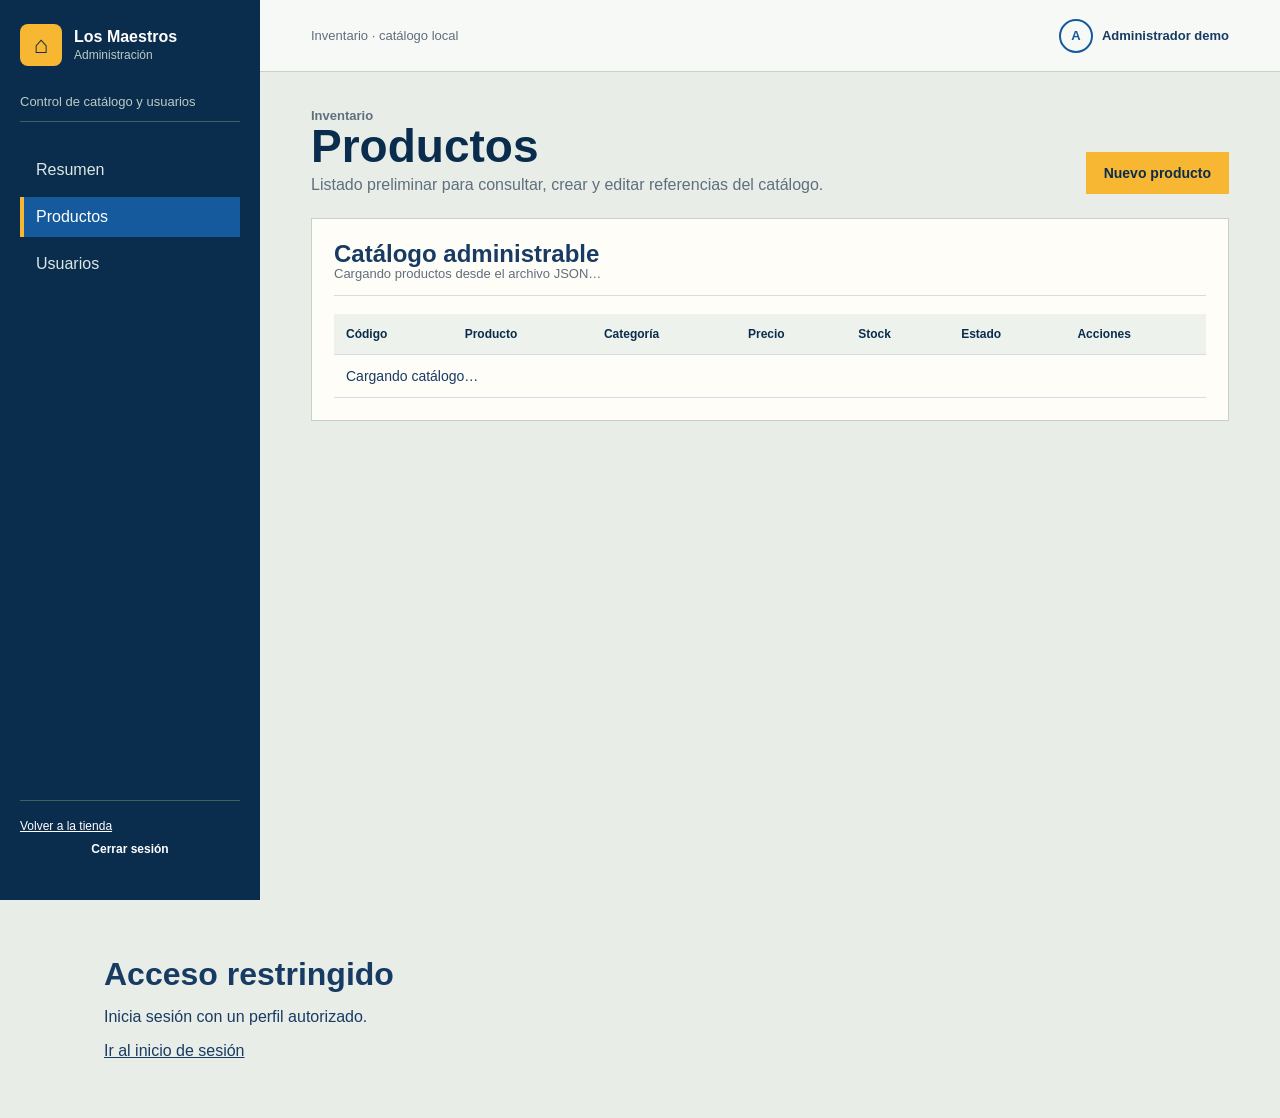
<file: frontend/admin/productos/listado.html>
<!doctype html>
<html lang="es">
  <head>
    <meta charset="UTF-8" />
    <meta name="viewport" content="width=device-width, initial-scale=1.0" />
    <meta name="description" content="Listado administrativo de productos" />
    <title>Productos | Administración Los Maestros</title>
    <link rel="icon" href="data:," />
    <link rel="stylesheet" href="../../css/styles.css" />
  </head>

  <body
    class="admin-body"
    data-raiz="../../"
    data-pagina="admin-productos-listado"
  >
    <div class="admin-shell">
      <aside class="admin-sidebar">
        <a
          class="admin-brand"
          href="../index.html"
          data-solo-admin
          aria-label="Ir al inicio del panel"
        >
          <span class="admin-brand-mark" aria-hidden="true">⌂</span>
          <span
            ><strong>Los Maestros</strong><small>Administración</small></span
          >
        </a>
        <p class="admin-context">Control de catálogo y usuarios</p>
        <nav class="admin-nav" aria-label="Navegación administrativa">
          <a href="../index.html" data-solo-admin>Resumen</a>
          <a href="listado.html" aria-current="page">Productos</a>
          <a href="../usuarios/listado.html" data-solo-admin>Usuarios</a>
        </nav>
        <div class="admin-sidebar-footer">
          <a href="../../index.html">Volver a la tienda</a>
          <button class="text-button" type="button" data-logout>
            Cerrar sesión
          </button>
        </div>
      </aside>

      <div class="admin-workspace">
        <header class="admin-topbar">
          <p>Inventario · catálogo local</p>
          <div class="admin-user-chip">
            <span aria-hidden="true">A</span>Administrador demo
          </div>
        </header>

        <main class="admin-main">
          <p id="admin-load-error" class="form-error" role="alert" hidden></p>
          <header class="admin-page-heading">
            <div>
              <p class="admin-kicker">Inventario</p>
              <h1>Productos</h1>
              <p>
                Listado preliminar para consultar, crear y editar referencias
                del catálogo.
              </p>
            </div>
            <a
              class="admin-button admin-button-warning"
              href="nuevo.html"
              data-solo-admin
              >Nuevo producto</a
            >
          </header>

          <section class="admin-panel" aria-labelledby="titulo-tabla-productos">
            <div class="admin-panel-header">
              <div>
                <h2 id="titulo-tabla-productos">Catálogo administrable</h2>
                <p id="admin-products-count">
                  Cargando productos desde el archivo JSON…
                </p>
              </div>
            </div>

            <div class="admin-table-wrap">
              <table class="admin-table">
                <thead>
                  <tr>
                    <th scope="col">Código</th>
                    <th scope="col">Producto</th>
                    <th scope="col">Categoría</th>
                    <th scope="col">Precio</th>
                    <th scope="col">Stock</th>
                    <th scope="col">Estado</th>
                    <th scope="col">Acciones</th>
                  </tr>
                </thead>
                <tbody id="admin-products-body">
                  <tr>
                    <td colspan="7">Cargando catálogo…</td>
                  </tr>
                </tbody>
              </table>
            </div>
          </section>
        </main>
      </div>
    </div>
    <script src="../../js/compartido/utilidades.js"></script>
    <script src="../../js/compartido/almacenamiento.js"></script>
    <script src="../../js/app.js"></script>
    <script src="../../js/validaciones/comunes.js"></script>
    <script src="../../js/admin/admin.js"></script>
    <script src="../../js/validaciones/productos.js"></script>
    <script src="../../js/admin/productos.js"></script>
  </body>
</html>
</file>
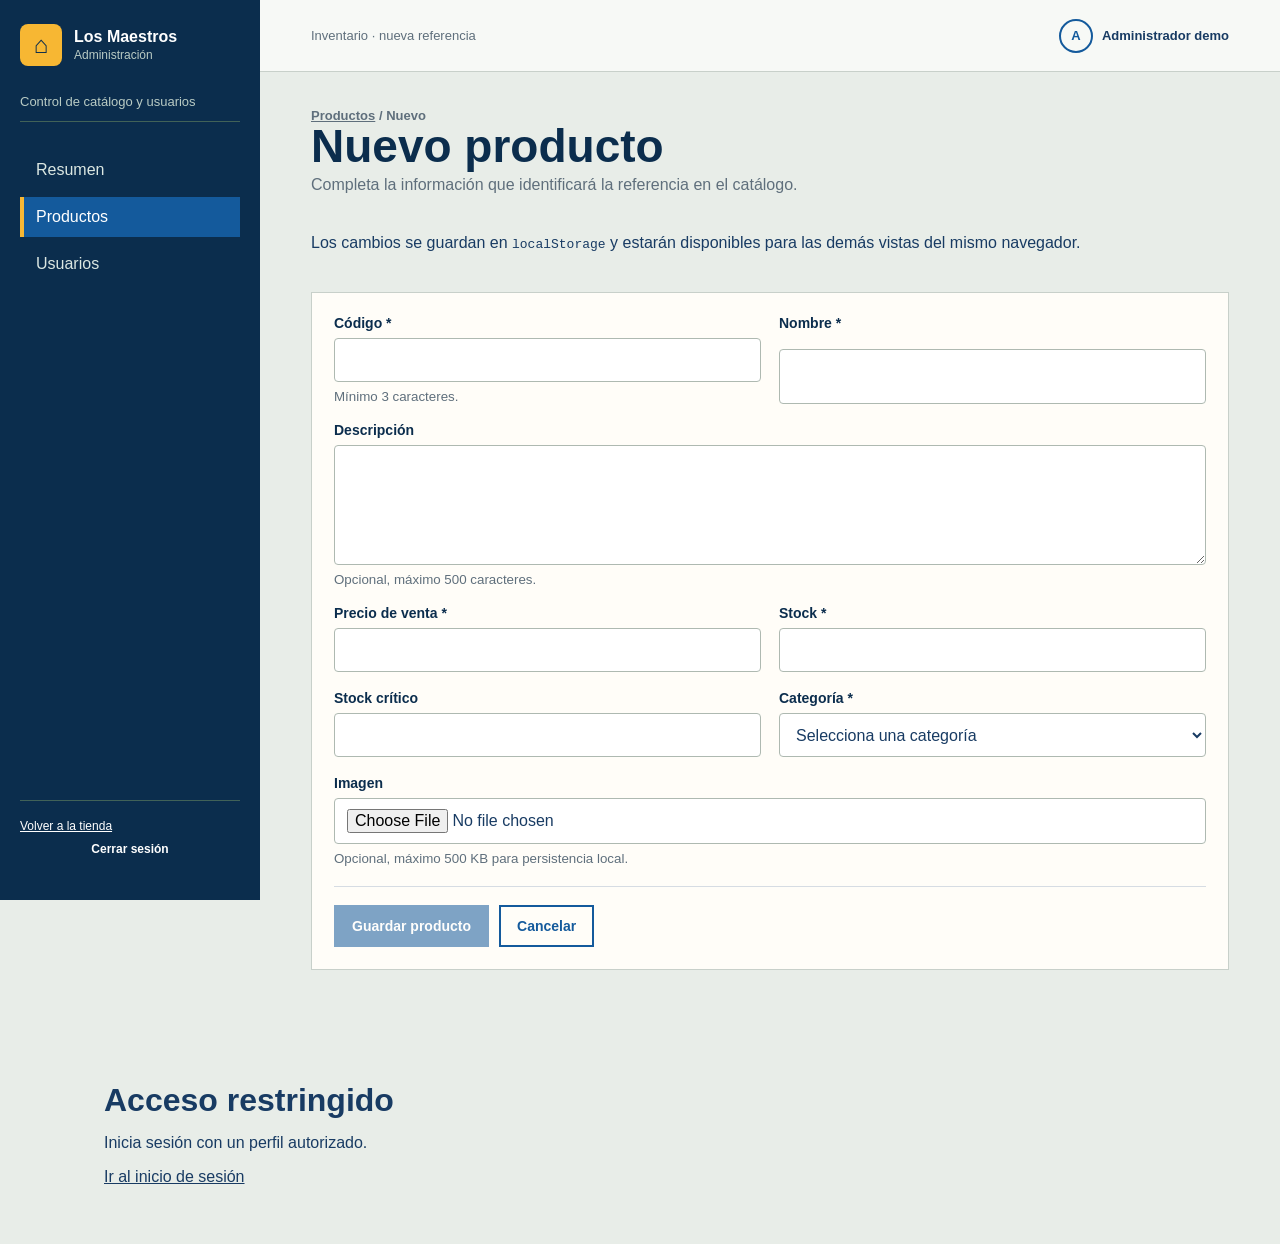
<file: frontend/admin/productos/nuevo.html>
<!doctype html>
<html lang="es">
  <head>
    <meta charset="UTF-8" />
    <meta name="viewport" content="width=device-width, initial-scale=1.0" />
    <meta
      name="description"
      content="Formulario administrativo para crear un producto"
    />
    <title>Nuevo producto | Administración Los Maestros</title>
    <link rel="icon" href="data:," />
    <link rel="stylesheet" href="../../css/styles.css" />
  </head>

  <body
    class="admin-body"
    data-raiz="../../"
    data-pagina="admin-productos-nuevo"
  >
    <div class="admin-shell">
      <aside class="admin-sidebar">
        <a
          class="admin-brand"
          href="../index.html"
          data-solo-admin
          aria-label="Ir al inicio del panel"
        >
          <span class="admin-brand-mark" aria-hidden="true">⌂</span>
          <span
            ><strong>Los Maestros</strong><small>Administración</small></span
          >
        </a>
        <p class="admin-context">Control de catálogo y usuarios</p>
        <nav class="admin-nav" aria-label="Navegación administrativa">
          <a href="../index.html" data-solo-admin>Resumen</a>
          <a href="listado.html" aria-current="page">Productos</a>
          <a href="../usuarios/listado.html" data-solo-admin>Usuarios</a>
        </nav>
        <div class="admin-sidebar-footer">
          <a href="../../index.html">Volver a la tienda</a>
          <button class="text-button" type="button" data-logout>
            Cerrar sesión
          </button>
        </div>
      </aside>

      <div class="admin-workspace">
        <header class="admin-topbar">
          <p>Inventario · nueva referencia</p>
          <div class="admin-user-chip">
            <span aria-hidden="true">A</span>Administrador demo
          </div>
        </header>

        <main class="admin-main">
          <p id="admin-load-error" class="form-error" role="alert" hidden></p>
          <header class="admin-page-heading">
            <div>
              <p class="admin-kicker">
                <a href="listado.html">Productos</a> / Nuevo
              </p>
              <h1>Nuevo producto</h1>
              <p>
                Completa la información que identificará la referencia en el
                catálogo.
              </p>
            </div>
          </header>

          <p class="admin-note">
            Los cambios se guardan en <code>localStorage</code> y estarán
            disponibles para las demás vistas del mismo navegador.
          </p>

          <section class="admin-panel">
            <form id="admin-product-create-form" class="admin-form" novalidate>
              <div class="admin-form-grid">
                <div class="admin-field">
                  <label for="product-code">Código *</label>
                  <input
                    id="product-code"
                    name="codigo"
                    type="text"
                    minlength="3"
                    required
                  />
                  <small>Mínimo 3 caracteres.</small>
                </div>

                <div class="admin-field">
                  <label for="product-name">Nombre *</label>
                  <input
                    id="product-name"
                    name="nombre"
                    type="text"
                    maxlength="100"
                    required
                  />
                </div>

                <div class="admin-field admin-field-full">
                  <label for="product-description">Descripción</label>
                  <textarea
                    id="product-description"
                    name="descripcion"
                    maxlength="500"
                  ></textarea>
                  <small>Opcional, máximo 500 caracteres.</small>
                </div>

                <div class="admin-field">
                  <label for="product-price">Precio de venta *</label>
                  <input
                    id="product-price"
                    name="precio"
                    type="number"
                    min="0"
                    step="any"
                    required
                  />
                </div>

                <div class="admin-field">
                  <label for="product-stock">Stock *</label>
                  <input
                    id="product-stock"
                    name="stock"
                    type="number"
                    min="0"
                    step="1"
                    required
                  />
                </div>

                <div class="admin-field">
                  <label for="product-critical-stock">Stock crítico</label>
                  <input
                    id="product-critical-stock"
                    name="stockCritico"
                    type="number"
                    min="0"
                    step="1"
                  />
                </div>

                <div class="admin-field">
                  <label for="product-category">Categoría *</label>
                  <select id="product-category" name="categoria" required>
                    <option value="">Selecciona una categoría</option>
                    <option>Electricidad</option>
                    <option>Gasfitería</option>
                    <option>Herramientas</option>
                    <option>Jardín</option>
                    <option>Madera</option>
                    <option>Mat. Construcción</option>
                    <option>Pinturas</option>
                    <option>Seguridad</option>
                    <option>Tornillería</option>
                  </select>
                </div>

                <div class="admin-field admin-field-full">
                  <label for="product-image">Imagen</label>
                  <input
                    id="product-image"
                    name="imagen"
                    type="file"
                    accept="image/png,image/jpeg,image/webp,image/svg+xml"
                  />
                  <small
                    >Opcional, máximo 500 KB para persistencia local.</small
                  >
                </div>
              </div>

              <div class="admin-form-footer">
                <button class="admin-button" type="submit">
                  Guardar producto
                </button>
                <a
                  class="admin-button admin-button-secondary"
                  href="listado.html"
                  >Cancelar</a
                >
              </div>
              <p class="admin-form-status" role="status" hidden></p>
            </form>
          </section>
        </main>
      </div>
    </div>
    <script src="../../js/compartido/utilidades.js"></script>
    <script src="../../js/compartido/almacenamiento.js"></script>
    <script src="../../js/app.js"></script>
    <script src="../../js/validaciones/comunes.js"></script>
    <script src="../../js/admin/admin.js"></script>
    <script src="../../js/validaciones/productos.js"></script>
    <script src="../../js/admin/productos.js"></script>
  </body>
</html>
</file>
<file: frontend/css/styles.css>
/* Hoja única de estilos para la tienda y el administrador, según la ERS. */
/* Aqui dejamos los colores principales para no repetirlos en todo el archivo. */
:root {
  --ink: #183b63;
  --deep: #0b2d4d;
  --green: #145a9c;
  --cream: #f4f6f8;
  --paper: #fffdf8;
  --yellow: #f7b733;
  --coral: #d86b4d;
  --line: #d6dce3;
  --muted: #5f6f7c;
  --error: #a33b2f;

  font-family: Arial, Helvetica, sans-serif;
  color: var(--ink);
  background: var(--cream);
}

/* Esto hace que padding y border formen parte del tamano total. */
* {
  box-sizing: border-box;
}

/* Quitamos el margen automatico y dejamos un ancho minimo para celulares. */
body {
  margin: 0;
  min-width: 320px;
  min-height: 100vh;
  background: var(--cream);
}

/* Los enlaces mantienen el color de la seccion donde se encuentran. */
a {
  color: inherit;
}

/* Dejamos una señal visible cuando se navega ocupando el teclado. */
:focus-visible {
  outline: 3px solid var(--coral);
  outline-offset: 3px;
}

/* JavaScript utiliza hidden para decidir que vista corresponde mostrar. */
.view[hidden],
[data-home-only][hidden] {
  display: none;
}

/* Cabecera y navegacion principal                                             */

/* La cabecera queda arriba para que el menu siga disponible al bajar. */
.site-header {
  position: sticky;
  top: 0;
  z-index: 5;

  display: flex;
  align-items: center;
  justify-content: space-between;

  min-height: 72px;
  padding: 12px 5%;

  background: var(--deep);
  color: #fff;
}

/* La marca junta el icono con el nombre de la ferreteria. */
.brand {
  display: flex;
  align-items: center;
  gap: 10px;
  text-decoration: none;
}

/* Con grid centramos el simbolo de la casa dentro del cuadrado. */
.brand-mark {
  display: grid;
  place-items: center;

  width: 42px;
  height: 42px;

  background: var(--yellow);
  color: var(--deep);
  border-radius: 12px;
  font-size: 27px;
}

/* Separamos el nombre principal de su texto secundario. */
.brand strong,
.brand small {
  display: block;
}

/* El texto secundario se deja mas chico para crear jerarquia. */
.brand small {
  margin-top: 3px;
  color: #cbd8e6;
  font-size: 11px;
}

/* En celulares el menu comienza oculto y se abre con JavaScript. */
.main-nav {
  position: absolute;
  top: 72px;
  right: 0;
  left: 0;

  display: none;
  padding: 14px 5%;

  background: var(--deep);
  border-top: 1px solid #3d6285;
}

/* app.js agrega is-open cuando apretamos el boton del menu movil. */
.main-nav.is-open {
  display: grid;
  gap: 14px;
}

/* Quitamos el subrayado para que los enlaces se vean como opciones del menu. */
.main-nav a {
  text-decoration: none;
  font-size: 14px;
}

/* Esta linea indica visualmente la pagina donde estamos parados. */
.main-nav a[aria-current="page"] {
  color: var(--yellow);
  font-weight: 700;
}

/* Este boton solamente se necesita mientras el menu completo no cabe. */
.menu-button {
  padding: 10px 12px;

  border: 1px solid #6e8eae;
  border-radius: 8px;

  background: transparent;
  color: #fff;
  cursor: pointer;
}

/* Inicio y presentacion principal                                             */

/* El inicio ocupa un fondo oscuro para separar la presentacion del contenido. */
.hero-view {
  display: grid;
  gap: 30px;

  padding: 72px 5% 68px;

  background: linear-gradient(115deg, var(--deep), #174f83);
  color: #fff;
}

/* Los textos eyebrow funcionan como una etiqueta antes de cada titulo. */
.eyebrow {
  color: var(--coral);
  font-size: 12px;
  font-weight: 700;
  letter-spacing: 2px;
  text-transform: uppercase;
}

/* Dentro del bloque oscuro usamos amarillo para tener mejor contraste. */
.hero-view .eyebrow {
  color: var(--yellow);
  
}

/* Todos los titulos ocupan una altura parecida y un margen consistente. */
h1,
h2,
h3 {
  margin: 0 0 16px;
  line-height: 1.05;
}

/* clamp adapta el titulo sin dejar que quede demasiado chico o gigante. */
.hero-copy h1 {
  max-width: 850px;
  font-size: clamp(40px, 10vw, 76px);
}

/* Limitamos el ancho del parrafo para que sea mas comodo leerlo. */
.hero-copy > p:not(.eyebrow) {
  max-width: 680px;
  color: #d8e3ef;
  font-size: 18px;
  line-height: 1.55;
}

/* Esta fila acomoda juntos los botones principales y permite que bajen de linea. */
.button-row {
  display: flex;
  flex-wrap: wrap;
  gap: 10px;
  margin-top: 25px;
}

/* Creamos una base que sirve para todos los botones grandes. */
.button {
  display: inline-block;
  padding: 14px 18px;

  border: 0;
  border-radius: 9px;

  font: inherit;
  font-weight: 700;
  text-decoration: none;
  cursor: pointer;
}

/* El boton amarillo representa la accion principal. */
.button-primary {
  background: var(--yellow);
  color: var(--deep);
}

/* Este segundo boton se usa sobre fondos oscuros. */
.button-outline {
  border: 1px solid #a7bdd2;
  background: transparent;
  color: #fff;
}

/* Dentro de Mi cuenta cambiamos el color porque la tarjeta tiene fondo claro. */
.account-button {
  border-color: var(--green);
  color: var(--green);
}

/* full hace que el boton ocupe todo el espacio de su contenedor. */
.full {
  width: 100%;
}

/* Los botones desactivados indican que un producto no se puede agregar. */
button:disabled {
  opacity: 0.5;
  cursor: not-allowed;
}

/* Esta tarjeta resume la cantidad de productos, categorias y stock. */
.hero-summary {
  max-width: 350px;
  padding: 25px;

  border: 1px solid #688caf;
  border-radius: 16px;

  background: #ffffff16;
}

/* Quitamos el margen superior del primer texto del resumen. */
.hero-summary p {
  margin: 0 0 15px;
}

/* El total se muestra grande porque es el dato mas importante. */
.hero-summary > strong {
  display: block;
  font-size: 72px;
}

/* El texto que acompaña al total usa un tono mas suave. */
.hero-summary > span {
  display: block;
  color: #d6e2ee;
  line-height: 1.4;
}

/* Dividimos las otras estadisticas en dos columnas iguales. */
.summary-grid {
  display: grid;
  grid-template-columns: 1fr 1fr;
  gap: 20px;

  margin-top: 25px;
  padding-top: 16px;
  border-top: 1px solid #627f9d;
}

/* Cada numero y su etiqueta ocupan su propia linea. */
.summary-grid b,
.summary-grid small {
  display: block;
}

/* Damos mas importancia visual a los numeros. */
.summary-grid b {
  font-size: 24px;
}

/* Las etiquetas se ven mas suaves que los numeros. */
.summary-grid small {
  margin-top: 4px;
  color: #c8d7e7;
}

/* Secciones y tarjetas generales                                             */

/* Todas las secciones mantienen el mismo ancho y espacio interior. */
.content-section {
  max-width: 1200px;
  margin: auto;
  padding: 58px 5%;
}

/* La introduccion puede ocupar todo el ancho del fondo. */
.intro-section {
  max-width: none;
}

/* Este titulo tambien cambia suavemente segun el espacio disponible. */
.intro-section h2 {
  max-width: 680px;
  font-size: clamp(30px, 5vw, 48px);
}

/* Las tres caracteristicas comienzan en una columna para celulares. */
.feature-grid {
  display: grid;
  gap: 14px;
  margin-top: 28px;
}

/* Reutilizamos la misma base para las tarjetas de todo el sitio. */
.feature-grid article,
.product-card,
.detail-card,
.auth-card,
.account-card,
.cart-item,
.summary-card {
  padding: 20px;
  background: var(--paper);
  border: 1px solid var(--line);
  border-radius: 14px;
}

/* Los numeros de las caracteristicas ocupan el color coral. */
.feature-grid b {
  color: var(--coral);
}

/* Usamos un color secundario para los textos descriptivos. */
.feature-grid p,
.product-card p,
.detail-card p,
.account-card p,
.cart-item p {
  color: var(--muted);
  line-height: 1.5;
}

/* Dejamos espacio entre el encabezado y el contenido de cada seccion. */
.section-heading {
  margin-bottom: 28px;
}

/* El titulo interior crece dependiendo de la pantalla. */
.section-heading h1 {
  font-size: clamp(34px, 6vw, 62px);
}

/* El ultimo parrafo del encabezado funciona como explicacion secundaria. */
.section-heading > p:last-child {
  color: var(--muted);
}

/* Formularios, buscador y filtros                                             */

/* Los filtros se ordenan primero hacia abajo para que entren en un celular. */
.filter-bar {
  display: grid;
  gap: 15px;

  margin-bottom: 25px;
  padding: 18px;

  background: #ebe8de;
  border-radius: 14px;
}

/* Las etiquetas se dejan arriba de sus controles para entender cada campo. */
.filter-bar label,
.auth-card label {
  display: block;
  margin-bottom: 7px;
  font-size: 13px;
  font-weight: 700;
}

/* Todos los campos comparten el mismo borde, espacio y tipo de letra. */
.filter-bar input,
.filter-bar select,
.auth-card input,
.auth-card textarea,
.quantity-input {
  width: 100%;
  padding: 12px;

  border: 1px solid #bfc9c2;
  border-radius: 8px;

  background: #fff;
  color: var(--ink);
  font: inherit;
}

/* El comentario puede crecer hacia abajo pero no romper el ancho del formulario. */
.auth-card textarea {
  min-height: 130px;
  resize: vertical;
}

/* Acomodamos el checkbox al lado de su explicacion. */
.check-label {
  display: flex !important;
  align-items: center;
  align-self: end;
  gap: 8px;
}

/* Evitamos que el checkbox tome el ancho completo de los otros controles. */
.check-label input {
  width: auto;
}

/* Catalogo y detalle de productos                                             */

/* auto-fit crea las columnas que caben y minmax evita tarjetas muy angostas. */
.product-grid {
  display: grid;
  grid-template-columns: repeat(auto-fit, minmax(220px, 1fr));
  gap: 15px;
}

/* Usamos flex para mantener los botones alineados aunque cambie el nombre. */
.product-card {
  display: flex;
  flex-direction: column;
  min-height: 245px;
}

/* La categoria aparece como una etiqueta pequeña sobre el nombre. */
.product-card .category,
.detail-card .category {
  color: var(--coral);
  font-size: 12px;
  font-weight: 700;
  text-transform: uppercase;
}

/* Damos un poco de separacion al nombre de cada producto. */
.product-card h2 {
  margin-top: 10px;
  font-size: 20px;
}

/* margin-top auto empuja el precio hacia la parte baja de la tarjeta. */
.product-card .price {
  margin-top: auto;
  color: var(--ink);
  font-size: 22px;
  font-weight: 700;
}

/* El stock es informacion secundaria y por eso ocupa menos tamano. */
.product-card .stock {
  font-size: 13px;
}

/* Los botones chicos se usan en las tarjetas del catalogo. */
.small-button {
  padding: 11px;

  border: 0;
  border-radius: 8px;

  background: var(--green);
  color: #fff;
  font: inherit;
  font-weight: 700;
  cursor: pointer;
}

/* Estos botones parecen enlaces porque se ocupan para volver o cambiar de vista. */
.text-button,
.link-button {
  margin-bottom: 20px;
  padding: 0;

  border: 0;
  background: none;
  color: var(--green);

  font: inherit;
  font-weight: 700;
  cursor: pointer;
}

/* Las vistas mas cortas no necesitan ocupar todo el ancho del catalogo. */
.narrow {
  max-width: 700px;
}

/* El detalle separa sus datos con una grilla sencilla. */
.detail-card {
  display: grid;
  gap: 18px;
}

/* El nombre se agranda porque es el contenido principal del detalle. */
.detail-card h1 {
  font-size: 40px;
}

/* El precio del detalle debe destacar entre el resto de los datos. */
.detail-price {
  font-size: 32px;
  font-weight: 700;
}

/* Carrito y resumen del pedido                                                */

/* En pantallas chicas el resumen se muestra debajo de los productos. */
.cart-layout {
  display: grid;
  gap: 20px;
}

/* Cada fila junta la informacion con su cantidad y subtotal. */
.cart-item {
  display: flex;
  align-items: center;
  justify-content: space-between;
  gap: 16px;
  margin-bottom: 12px;
}

/* El nombre del producto no necesita el tamano de un titulo principal. */
.cart-item h2 {
  font-size: 19px;
}

/* Las acciones se ordenan y dejan el subtotal sin cortes de linea. */
.cart-item-actions {
  display: grid;
  justify-items: end;
  gap: 9px;
}

/* Evitamos que el valor del subtotal se separe en dos lineas. */
.cart-item strong {
  white-space: nowrap;
}

/* La cantidad solo necesita espacio para unos pocos numeros. */
.quantity-input {
  max-width: 75px;
}

/* El resumen mantiene solamente la altura que necesita su contenido. */
.summary-card {
  height: max-content;
}

/* Bajamos el tamano del titulo dentro del resumen. */
.summary-card h2 {
  font-size: 25px;
}

/* Separamos el texto Total de su valor usando los extremos de la fila. */
.summary-total {
  display: flex;
  justify-content: space-between;

  margin-top: 15px;
  padding-top: 14px;
  border-top: 1px solid var(--line);
  font-size: 22px;
}

/* Quitamos el estilo normal del fieldset para integrarlo en la tarjeta. */
.summary-card fieldset {
  display: grid;
  gap: 10px;

  margin: 20px 0;
  padding: 0;
  border: 0;
}

/* Las alternativas de entrega se dejan compactas. */
.summary-card label {
  font-size: 14px;
}

/* Acceso, registro, contacto y cuenta                                         */

/* Centramos los formularios y evitamos que se vuelvan demasiado anchos. */
.auth-card {
  max-width: 540px;
  margin: auto;
}

/* Los tres usuarios de prueba se muestran en columnas iguales. */
.demo-users {
  display: grid;
  grid-template-columns: repeat(3, 1fr);
  gap: 6px;
  margin: 20px 0;
}

/* Estos botones tienen menos importancia que el boton Entrar. */
.demo-users button {
  padding: 10px 4px;

  border: 1px solid var(--line);
  border-radius: 7px;

  background: #f1f2ec;
  color: var(--ink);
  font: inherit;
  font-size: 12px;
  cursor: pointer;
}

/* validaciones.js agrega esta clase al perfil demo que elegimos. */
.demo-users button.is-selected {
  background: var(--green);
  color: #fff;
}

/* Dejamos un espacio parejo entre todos los campos del formulario. */
.auth-card form,
form.auth-card {
  display: grid;
  gap: 8px;
}

/* Las ayudas explican datos de demostracion sin llamar tanto la atencion. */
.form-help {
  color: var(--muted);
  font-size: 13px;
}

/* Los errores ocupan rojo para diferenciarlos de un resultado correcto. */
.form-error,
.form-message.is-error {
  color: var(--error);
  font-size: 13px;
}

/* Los mensajes correctos aparecen dentro de una caja azul clara. */
.form-message {
  padding: 10px;

  border-radius: 7px;
  background: #e3effb;
  color: #145a9c;
}

/* Al existir un error cambiamos tambien el fondo del mensaje. */
.form-message.is-error {
  background: #fbe9e6;
}

/* Las tarjetas de la cuenta comienzan una debajo de la otra. */
.account-grid {
  display: grid;
  gap: 16px;
}

/* Los nombres dentro de la cuenta usan un titulo mediano. */
.account-card h2 {
  font-size: 20px;
}

/* Esta caja se ocupa cuando todavia no tenemos productos o resultados. */
.empty {
  padding: 30px;

  border: 1px dashed #b7c2bb;
  border-radius: 12px;

  background: var(--paper);
  text-align: center;
}

/* Pie de pagina                                                               */

/* El footer cierra todas las paginas con la informacion general. */
.site-footer {
  display: grid;
  gap: 7px;

  padding: 35px 5%;

  background: var(--deep);
  color: #d9e4df;
  font-size: 13px;
}

/* El nombre de la ferreteria destaca sobre los otros datos. */
.site-footer strong {
  color: #fff;
  font-size: 17px;
}

/* Diseño adaptable                                                            */

/* Desde 600px usamos columnas porque ya tenemos mas espacio disponible. */
@media (min-width: 600px) {
  .hero-view {
    grid-template-columns: 1fr 330px;
    align-items: center;
  }

  .feature-grid {
    grid-template-columns: repeat(3, 1fr);
  }

  .filter-bar {
    grid-template-columns: 2fr 1fr auto;
    align-items: end;
  }

  .cart-layout {
    grid-template-columns: 1.5fr 1fr;
  }

  .account-grid {
    grid-template-columns: repeat(2, 1fr);
  }
}

/* Desde 900px cambiamos el boton movil por la navegacion completa. */
@media (min-width: 900px) {
  .menu-button {
    display: none;
  }

  .main-nav {
    position: static;

    display: flex;
    align-items: center;
    gap: 25px;

    padding: 0;
    background: none;
    border: 0;
  }

  .hero-view {
    padding-top: 105px;
    padding-bottom: 105px;
  }

  .hero-copy h1 {
    font-size: 76px;
  }
}

/* En celulares angostos dejamos las filas del carrito una debajo de otra. */
@media (max-width: 480px) {
  .cart-item {
    align-items: flex-start;
    flex-direction: column;
  }

  .cart-item-actions {
    width: 100%;
    justify-items: start;
  }

  .demo-users {
    grid-template-columns: 1fr;
  }
}

/* Panel administrativo                                                       */

/* El panel mantiene la identidad de la tienda, con una lectura mas operativa. */
.admin-body {
  min-width: 320px;
  background: #e8ede8;
}

.admin-shell {
  min-height: 100vh;
}

.admin-sidebar {
  display: flex;
  flex-direction: column;
  gap: 28px;
  padding: 24px 20px;
  background: var(--deep);
  color: #fff;
}

.admin-brand {
  display: flex;
  align-items: center;
  gap: 12px;
  text-decoration: none;
}

.admin-brand-mark {
  display: grid;
  place-items: center;
  width: 42px;
  height: 42px;
  background: var(--yellow);
  color: var(--deep);
  border-radius: 8px;
  font-size: 24px;
}

.admin-brand strong,
.admin-brand small {
  display: block;
}

.admin-brand small {
  margin-top: 2px;
  color: #b9cbc4;
  font-size: 12px;
}

.admin-context {
  margin: 0;
  padding-bottom: 12px;
  border-bottom: 1px solid #416258;
  color: #b9cbc4;
  font-size: 13px;
}

.admin-nav {
  display: grid;
  gap: 7px;
}

.admin-nav a {
  display: flex;
  align-items: center;
  gap: 10px;
  padding: 11px 12px;
  border-left: 4px solid transparent;
  color: #dbe7e2;
  text-decoration: none;
}

.admin-nav a:hover,
.admin-nav a[aria-current="page"] {
  border-left-color: var(--yellow);
  background: #145a9c;
  color: #fff;
}

.admin-sidebar-footer {
  display: grid;
  gap: 9px;
  margin-top: auto;
  padding-top: 18px;
  border-top: 1px solid #416258;
  color: #b9cbc4;
  font-size: 12px;
}

.admin-sidebar-footer a {
  color: #fff;
}

.admin-sidebar-footer p {
  margin: 0;
}

.admin-workspace {
  min-width: 0;
}

.admin-topbar {
  display: flex;
  align-items: center;
  justify-content: space-between;
  gap: 16px;
  min-height: 72px;
  padding: 14px 5%;
  border-bottom: 1px solid #c8d0ca;
  background: #f7f9f6;
}

.admin-topbar p {
  margin: 0;
  color: var(--muted);
  font-size: 13px;
}

.admin-user-chip {
  display: flex;
  align-items: center;
  gap: 9px;
  font-size: 13px;
  font-weight: 700;
}

.admin-user-chip span {
  display: grid;
  place-items: center;
  width: 34px;
  height: 34px;
  border: 2px solid var(--green);
  border-radius: 50%;
  color: var(--green);
}

.admin-main {
  display: grid;
  gap: 24px;
  width: min(1180px, 100%);
  margin: 0 auto;
  padding: 36px 5% 56px;
}

.admin-page-heading {
  display: flex;
  align-items: flex-end;
  justify-content: space-between;
  gap: 18px;
}

.admin-page-heading h1 {
  margin: 0 0 7px;
  color: var(--deep);
  font-size: clamp(30px, 4vw, 46px);
  line-height: 1;
}

.admin-page-heading p {
  max-width: 650px;
  margin: 0;
  color: var(--muted);
}

.admin-kicker {
  margin: 0 0 10px;
  color: var(--green);
  font-size: 13px;
  font-weight: 700;
}

.admin-metrics {
  display: grid;
  gap: 14px;
  grid-template-columns: repeat(auto-fit, minmax(190px, 1fr));
}

.admin-metric {
  min-height: 142px;
  padding: 20px;
  border-top: 5px solid var(--green);
  background: var(--paper);
}

.admin-metric strong {
  display: block;
  margin: 18px 0 5px;
  color: var(--deep);
  font-size: 38px;
}

.admin-metric span,
.admin-metric small {
  display: block;
  color: var(--muted);
}

.admin-panel {
  padding: 22px;
  border: 1px solid #c8d0ca;
  background: var(--paper);
}

.admin-panel-header {
  display: flex;
  align-items: center;
  justify-content: space-between;
  gap: 14px;
  margin-bottom: 18px;
  padding-bottom: 14px;
  border-bottom: 1px solid var(--line);
}

.admin-panel-header h2,
.admin-panel-header p {
  margin: 0;
}

.admin-panel-header p {
  color: var(--muted);
  font-size: 13px;
}

.admin-actions {
  display: flex;
  flex-wrap: wrap;
  gap: 9px;
}

.admin-button {
  display: inline-flex;
  align-items: center;
  justify-content: center;
  min-height: 42px;
  padding: 10px 16px;
  border: 2px solid var(--green);
  background: var(--green);
  color: #fff;
  font: inherit;
  font-size: 14px;
  font-weight: 700;
  text-decoration: none;
  cursor: pointer;
}

.admin-button:hover {
  background: var(--deep);
  border-color: var(--deep);
}

.admin-button-secondary {
  background: transparent;
  color: var(--green);
}

.admin-button-warning {
  border-color: var(--yellow);
  background: var(--yellow);
  color: var(--deep);
}

.admin-shortcuts {
  display: grid;
  gap: 12px;
  grid-template-columns: repeat(auto-fit, minmax(220px, 1fr));
}

.admin-shortcut {
  display: block;
  padding: 18px;
  border: 1px solid var(--line);
  background: #f4f6f2;
  text-decoration: none;
}

.admin-shortcut strong,
.admin-shortcut span {
  display: block;
}

.admin-shortcut strong {
  margin-bottom: 5px;
  color: var(--deep);
}

.admin-shortcut span {
  color: var(--muted);
  font-size: 13px;
}

.admin-table-wrap {
  overflow-x: auto;
}

.admin-table {
  width: 100%;
  border-collapse: collapse;
  font-size: 14px;
}

.admin-table th,
.admin-table td {
  padding: 13px 12px;
  border-bottom: 1px solid var(--line);
  text-align: left;
  vertical-align: middle;
}

.admin-table th {
  background: #eef2ed;
  color: var(--deep);
  font-size: 12px;
}

.admin-table tbody tr:hover {
  background: #faf6e8;
}

.admin-table a {
  color: var(--green);
  font-weight: 700;
}

.admin-badge {
  display: inline-block;
  padding: 4px 8px;
  border-radius: 999px;
  background: #e0efe7;
  color: #1f5c49;
  font-size: 12px;
  font-weight: 700;
}

.admin-badge-warning {
  background: #fff0bd;
  color: #6c5410;
}

.admin-detail-grid {
  display: grid;
  gap: 22px;
}

.admin-product-visual {
  display: grid;
  place-items: center;
  min-height: 320px;
  padding: 24px;
  background: #eef2ed;
}

.admin-product-visual img {
  width: min(360px, 100%);
  max-height: 280px;
  object-fit: contain;
}

.admin-details {
  margin: 0;
}

.admin-details div {
  display: grid;
  grid-template-columns: minmax(120px, 0.7fr) 1.3fr;
  gap: 12px;
  padding: 12px 0;
  border-bottom: 1px solid var(--line);
}

.admin-details dt {
  color: var(--muted);
}

.admin-details dd {
  margin: 0;
  color: var(--deep);
  font-weight: 700;
}

.admin-form {
  display: grid;
  gap: 20px;
}

.admin-form-grid {
  display: grid;
  gap: 18px;
}

.admin-field {
  display: grid;
  gap: 7px;
}

.admin-field label,
.admin-field legend {
  color: var(--deep);
  font-size: 14px;
  font-weight: 700;
}

.admin-field input,
.admin-field select,
.admin-field textarea {
  width: 100%;
  min-height: 44px;
  padding: 10px 12px;
  border: 1px solid #aeb9b1;
  border-radius: 4px;
  background: #fff;
  color: var(--ink);
  font: inherit;
}

.admin-field textarea {
  min-height: 120px;
  resize: vertical;
}

.admin-field small {
  color: var(--muted);
}

.admin-field .is-invalid {
  border-color: #b42318;
  box-shadow: 0 0 0 3px rgb(180 35 24 / 12%);
}

.admin-field .admin-field-error {
  color: #b42318;
  font-weight: 700;
}

.admin-fieldset {
  margin: 0;
  padding: 0;
  border: 0;
}

.admin-form-footer {
  display: flex;
  flex-wrap: wrap;
  gap: 10px;
  padding-top: 18px;
  border-top: 1px solid var(--line);
}

.admin-form-status {
  margin: 0;
  padding: 11px 13px;
  border-left: 4px solid #b42318;
  background: #fff1f0;
  color: #7a271a;
  font-weight: 700;
}

.admin-form-status-success {
  border-left-color: var(--green);
  background: #eaf4ef;
  color: var(--green);
}

.admin-button:disabled {
  cursor: not-allowed;
  opacity: 0.55;
}

.admin-empty-state {
  grid-column: 1 / -1;
}

@media (min-width: 720px) {
  .admin-form-grid {
    grid-template-columns: repeat(2, minmax(0, 1fr));
  }

  .admin-field-full {
    grid-column: 1 / -1;
  }

  .admin-detail-grid {
    grid-template-columns: minmax(280px, 0.9fr) minmax(320px, 1.1fr);
  }
}

@media (min-width: 900px) {
  .admin-shell {
    display: grid;
    grid-template-columns: 260px minmax(0, 1fr);
  }

  .admin-sidebar {
    position: sticky;
    top: 0;
    height: 100vh;
  }
}

@media (max-width: 899px) {
  .admin-sidebar {
    gap: 16px;
  }

  .admin-context,
  .admin-sidebar-footer p {
    display: none;
  }

  .admin-nav {
    display: flex;
    overflow-x: auto;
    padding-bottom: 4px;
  }

  .admin-nav a {
    flex: 0 0 auto;
    border-bottom: 3px solid transparent;
    border-left: 0;
  }

  .admin-nav a:hover,
  .admin-nav a[aria-current="page"] {
    border-bottom-color: var(--yellow);
    border-left-color: transparent;
  }

  .admin-sidebar-footer {
    margin-top: 0;
    padding-top: 12px;
  }
}

@media (max-width: 620px) {
  .admin-topbar,
  .admin-page-heading,
  .admin-panel-header {
    align-items: flex-start;
    flex-direction: column;
  }

  .admin-main {
    padding-top: 26px;
  }

  .admin-panel {
    padding: 16px;
  }

  .admin-details div {
    grid-template-columns: 1fr;
    gap: 4px;
  }

  .admin-actions,
  .admin-actions .admin-button,
  .admin-form-footer .admin-button {
    width: 100%;
  }
}

/* Elementos compartidos por las nuevas páginas independientes. */
.brand-logo {
  width: 48px;
  height: 48px;
  object-fit: contain;
}

.product-image {
  display: block;
  width: 100%;
  height: 180px;
  object-fit: contain;
  background: #fff;
  border-radius: 8px;
}

.product-image-fallback {
  padding: 24px;
  text-align: center;
  background: #eef1ed;
  color: #52665d;
}

.is-invalid {
  border-color: #a52727;
}

.main-nav {
  flex-wrap: wrap;
}

.admin-sidebar-footer .text-button {
  color: #fff;
}

#cart-status {
  max-width: 1100px;
  margin: 16px auto;
}

/* Espacio de foto del hero (banner principal)                                 */

.hero-image {
  display: flex;
  align-items: center;
  justify-content: center;

  min-height: 260px;

  background: #ffffff16;
  border: 1px dashed #688b7e;
  border-radius: 16px;

  color: #d6e2dc;
  font-weight: 700;
  text-align: center;
}

.hero-image img {
  width: 100%;
  height: 100%;
  object-fit: cover;
  border-radius: 16px;
}

/* Seccion Nosotros                                                             */

.about-grid {
  display: grid;
  grid-template-columns: 1fr;
  gap: 30px;
  align-items: center;
}

.about-text p:not(.eyebrow) {
  color: var(--muted);
  line-height: 1.55;
}

.about-image {
  display: flex;
  align-items: center;
  justify-content: center;

  height: 320px;
  padding: 20px;

  background: var(--paper);
  border: 1px solid var(--line);
  border-radius: 14px;

  color: var(--muted);
  font-weight: 700;
  text-align: center;
}

.about-image img {
  width: 100%;
  height: 100%;
  object-fit: cover;
  border-radius: 10px;
}

/* Seccion Blog                                                                 */

.blog-grid {
  display: grid;
  grid-template-columns: 1fr;
  gap: 20px;
}

.blog-post {
  padding: 20px;

  background: var(--paper);
  border: 1px solid var(--line);
  border-radius: 14px;
}

.blog-post img {
  width: 100%;
  height: 240px;
  object-fit: cover;
  border-radius: 10px;
  margin-bottom: 14px;
}

.blog-post .category {
  display: inline-block;
  margin-bottom: 8px;

  color: var(--coral);
  font-size: 12px;
  font-weight: 700;
  letter-spacing: 1px;
  text-transform: uppercase;
}

.blog-post h3 {
  font-size: clamp(18px, 3vw, 24px);
}

.blog-post p {
  color: var(--muted);
  line-height: 1.55;
}

.blog-post-featured img {
  height: 320px;
}

/* Para fotos que necesitan verse completas y no recortadas. */
.blog-post img.img-alejada {
  object-fit: contain;
  background: #eef1ed;
}

@media (min-width: 860px) {
  .about-grid {
    grid-template-columns: 1fr 1fr;
  }

  .blog-grid {
    grid-template-columns: 1fr 1fr;
  }

  .blog-post-featured {
    grid-column: 1 / -1;
  }

  .blog-post-featured img {
    height: 380px;
  }
}

/* Navegacion interna: desplazamiento suave y espacio para la cabecera fija. */
html {
  scroll-behavior: smooth;
}

#nosotros,
#blog {
  scroll-margin-top: 90px;
}

/* Portada centrada: una sola columna, sin la tarjeta lateral de resumen.      */
.hero-centrado {
  grid-template-columns: 1fr;
  text-align: center;
}

.hero-centrado .hero-copy {
  width: 100%;
  max-width: 100%;
  margin: 0 auto;
}

/* El titulo se mantiene en una linea y se achica segun el ancho disponible. */
.hero-centrado .hero-copy h1 {
  max-width: 100%;
  white-space: nowrap;
  font-size: clamp(28px, 6vw, 76px);
}

/* El subtitulo queda algo mas grande que el tamano por defecto. */
.hero-centrado .hero-copy h2 {
  font-size: clamp(22px, 3.2vw, 38px);
}

.hero-centrado .hero-copy > p:not(.eyebrow) {
  max-width: 100%;
  margin-left: auto;
  margin-right: auto;
}

.hero-centrado .button-row {
  justify-content: center;
}

/* Panel lateral del carrito                                                   */

/* El panel entra desde la derecha con una transición suave. */
.cart-panel {
  position: fixed;
  top: 0;
  right: 0;
  z-index: 9;

  display: flex;
  flex-direction: column;

  width: min(400px, 88vw);
  height: 100vh;

  background: var(--paper);
  border-left: 1px solid var(--line);
  box-shadow: -8px 0 24px rgba(14, 48, 43, 0.18);

  transform: translateX(100%);
  transition: transform 0.25s ease;
}

.cart-panel.is-open {
  transform: translateX(0);
}

.cart-panel-header {
  display: flex;
  align-items: center;
  justify-content: space-between;

  padding: 20px;
  border-bottom: 1px solid var(--line);
}

.cart-panel-header h2 {
  margin: 0;
  font-size: 24px;
}

.cart-panel-close {
  padding: 4px 10px;

  border: 0;
  border-radius: 8px;

  background: transparent;
  color: var(--ink);
  font-size: 26px;
  line-height: 1;
  cursor: pointer;
}

/* El cuerpo se desplaza solo si hay muchos productos. */
.cart-panel-body {
  flex: 1;
  overflow-y: auto;
  padding: 16px 20px;
}

.cart-panel-item {
  display: grid;
  grid-template-columns: 64px 1fr auto;
  gap: 12px;
  align-items: center;

  padding: 14px 0;
  border-bottom: 1px solid var(--line);
}

/* La miniatura mantiene el producto visible sin deformarlo. */
.cart-panel-thumb {
  width: 64px;
  height: 64px;

  object-fit: contain;
  background: #fff;
  border: 1px solid var(--line);
  border-radius: 8px;
}

.cart-panel-thumb-vacia {
  display: block;
  background: #eef1ed;
}

.cart-panel-info h3 {
  margin: 0 0 4px;
  font-size: 15px;
  line-height: 1.3;
}

.cart-panel-info p {
  margin: 2px 0;
  color: var(--muted);
  font-size: 13px;
}

.cart-panel-remove {
  padding: 8px 12px;

  border: 1px solid var(--error);
  border-radius: 8px;

  background: transparent;
  color: var(--error);
  font: inherit;
  font-size: 13px;
  cursor: pointer;
}

.cart-panel-vacio {
  color: var(--muted);
  text-align: center;
  padding: 30px 0;
}

.cart-panel-footer {
  padding: 18px 20px;
  border-top: 1px solid var(--line);
}

.cart-panel-footer .button {
  margin-top: 8px;
  text-align: center;
}

.cart-panel-total {
  display: flex;
  justify-content: space-between;
  align-items: center;

  margin: 0 0 8px;
  font-size: 18px;
}

/* El boton de contorno dentro del panel va sobre fondo claro. */
.cart-panel-footer .button-outline {
  border-color: var(--green);
  color: var(--green);
}

/* Controles para subir o bajar la cantidad dentro del panel. */
.cart-panel-qty {
  display: flex;
  align-items: center;
  gap: 10px;
  margin: 6px 0;
}

.cart-qty-button {
  width: 28px;
  height: 28px;

  border: 1px solid var(--green);
  border-radius: 6px;

  background: transparent;
  color: var(--green);
  font: inherit;
  font-size: 16px;
  font-weight: 700;
  line-height: 1;
  cursor: pointer;
}

.cart-qty-button:disabled {
  opacity: 0.4;
  cursor: not-allowed;
}

.cart-qty-valor {
  min-width: 24px;
  text-align: center;
  font-weight: 700;
}

/* Miniatura de cada producto en la página del carrito. */
.cart-item-thumb {
  flex-shrink: 0;
  width: 72px;
  height: 72px;

  object-fit: contain;
  background: #fff;
  border: 1px solid var(--line);
  border-radius: 10px;
}

.cart-item-thumb-vacia {
  display: block;
  background: #eef1ed;
}

/* Selector de cantidad en la ficha de detalle del producto. */
.detail-quantity {
  display: flex;
  align-items: center;
  gap: 10px;
  margin: 18px 0;
}

.detail-quantity label {
  font-weight: 700;
}

.detail-quantity .quantity-input {
  max-width: 80px;
  text-align: center;
}

/* Página de contacto: formulario y datos de la tienda                          */

.contacto-grid {
  display: grid;
  grid-template-columns: 1fr;
  gap: 24px;
  align-items: start;
}

/* Los datos de la tienda comparten el aspecto de tarjeta del resto del sitio. */
.contacto-datos {
  padding: 24px;

  background: var(--paper);
  border: 1px solid var(--line);
  border-radius: 14px;
}

.contacto-datos h2 {
  margin-bottom: 20px;
  font-size: 22px;
}

.contacto-dato {
  margin-bottom: 18px;
}

.contacto-dato h3 {
  margin-bottom: 6px;
  color: var(--green);
  font-size: 15px;
}

.contacto-dato p {
  margin: 2px 0;
  color: var(--muted);
  line-height: 1.5;
}

@media (min-width: 860px) {
  .contacto-grid {
    grid-template-columns: 1.7fr 1fr;
  }
}

/* En contacto el formulario ocupa toda su columna, no el ancho de una tarjeta. */
.contacto-grid .auth-card {
  max-width: 560px;
  width: 100%;
  margin: 0;
}

/* Página Mi cuenta: perfil, resumen y pedidos                                  */

/* La tarjeta de pedidos ocupa el ancho completo de la grilla. */
.account-card-ancha {
  grid-column: 1 / -1;
}

.perfil-encabezado {
  display: flex;
  align-items: center;
  gap: 14px;
  margin-bottom: 18px;
}

/* La inicial del nombre reemplaza a una fotografia de perfil. */
.perfil-avatar {
  display: flex;
  align-items: center;
  justify-content: center;

  width: 52px;
  height: 52px;

  background: var(--green);
  border-radius: 50%;

  color: #fff;
  font-size: 22px;
  font-weight: 700;
}

.perfil-encabezado h2 {
  margin: 0;
}

.perfil-rol {
  color: var(--coral);
  font-size: 13px;
  font-weight: 700;
  letter-spacing: 1px;
  text-transform: uppercase;
}

.perfil-datos {
  margin-bottom: 18px;
}

/* Cada dato separa la etiqueta del valor a lo ancho de la tarjeta. */
.perfil-fila {
  display: flex;
  justify-content: space-between;
  gap: 12px;

  padding: 9px 0;
  border-bottom: 1px solid var(--line);
}

.perfil-fila span {
  color: var(--muted);
  font-size: 14px;
}

.perfil-fila strong {
  text-align: right;
  font-size: 14px;
}

/* Los tres indicadores del resumen se reparten el ancho disponible. */
.resumen-grid {
  display: grid;
  grid-template-columns: repeat(3, 1fr);
  gap: 12px;
  text-align: center;
}

.resumen-grid div {
  padding: 14px 8px;
  background: var(--cream);
  border-radius: 10px;
}

.resumen-grid b {
  display: block;
  color: var(--green);
  font-size: 20px;
}

.resumen-grid small {
  color: var(--muted);
  font-size: 12px;
}

/* Cada pedido del historial se separa con su propio recuadro. */
.pedido-card {
  padding: 16px;
  margin-top: 14px;

  border: 1px solid var(--line);
  border-radius: 12px;
}

.pedido-encabezado {
  display: flex;
  align-items: flex-start;
  justify-content: space-between;
  gap: 12px;

  padding-bottom: 10px;
  border-bottom: 1px solid var(--line);
}

.pedido-encabezado h3 {
  margin: 0;
  font-size: 16px;
}

.pedido-fecha {
  margin: 2px 0 0;
  color: var(--muted);
  font-size: 13px;
}

/* La etiqueta de entrega resalta el tipo elegido en el pedido. */
.pedido-entrega {
  padding: 5px 11px;

  background: var(--cream);
  border-radius: 999px;

  color: var(--green);
  font-size: 12px;
  font-weight: 700;
  white-space: nowrap;
}

.pedido-lista {
  margin: 12px 0;
  padding: 0;
  list-style: none;
}

.pedido-lista li {
  display: grid;
  grid-template-columns: 1fr auto auto;
  gap: 12px;

  padding: 5px 0;
  color: var(--muted);
  font-size: 14px;
}

.pedido-cantidad {
  font-weight: 700;
}

.pedido-total {
  display: flex;
  justify-content: space-between;

  margin: 0;
  padding-top: 10px;
  border-top: 1px solid var(--line);
}

@media (max-width: 520px) {
  .resumen-grid {
    grid-template-columns: 1fr;
  }
}

/* Texto explicativo dentro de las tarjetas de la cuenta. */
.cuenta-descripcion {
  margin-bottom: 16px;
  color: var(--muted);
  font-size: 14px;
  line-height: 1.5;
}

/* La tabla se desplaza sola en pantallas angostas. */
.tabla-scroll {
  overflow-x: auto;
}

.tabla-cuenta {
  width: 100%;
  border-collapse: collapse;
  font-size: 14px;
}

.tabla-cuenta th {
  padding: 10px 8px;
  border-bottom: 2px solid var(--line);
  color: var(--green);
  text-align: left;
  white-space: nowrap;
}

.tabla-cuenta td {
  padding: 10px 8px;
  border-bottom: 1px solid var(--line);
  color: var(--muted);
  white-space: nowrap;
}

/* La última columna resalta el saldo acumulado del período. */
.tabla-cuenta td:last-child {
  color: var(--ink);
  font-weight: 700;
}

/* Encabezado de la cuenta corriente con su indicador de estado. */
.cuenta-encabezado {
  display: flex;
  align-items: center;
  justify-content: space-between;
  gap: 12px;
  flex-wrap: wrap;
}

.cuenta-estado {
  padding: 5px 12px;

  background: var(--cream);
  border-radius: 999px;

  color: var(--green);
  font-size: 12px;
  font-weight: 700;
  white-space: nowrap;
}

/* Un saldo por pagar se destaca en el color de alerta del sitio. */
.cuenta-estado-pendiente {
  background: #fdeceb;
  color: var(--error);
}

/* En el estado de cuenta el saldo va en la última columna, no el abono. */
.tabla-cuenta td:nth-last-child(2) {
  color: var(--muted);
  font-weight: 400;
}

/* El boton de salir se muestra como una opcion mas de la navegacion. */
.nav-salir {
  padding: 0;

  border: 0;
  background: transparent;

  color: inherit;
  font: inherit;
  font-size: 14px;
  text-align: left;
  cursor: pointer;
}

.nav-salir:hover {
  color: var(--yellow);
}

/* El rol acompaña al nombre dentro del recuadro de sesión administrativa. */
.admin-user-rol {
  margin-left: 6px;
  opacity: 0.75;
  font-size: 11px;
  text-transform: uppercase;
  letter-spacing: 0.5px;
}

/* El pie queda al fondo aunque la página tenga poco contenido.               */

/* La cabecera necesita posicion relativa para el menu movil desplegable. */
body:not(.admin-body) {
  display: flex;
  flex-direction: column;
}

/* El contenido central crece y empuja el pie hasta el borde inferior. */
body:not(.admin-body) > main {
  flex: 1;
}

/* Formulario de registro por bloques                                          */

/* Cada bloque agrupa un conjunto de campos relacionados. */
.registro-bloque {
  padding: 18px;
  margin: 0 0 20px;

  border: 1px solid var(--line);
  border-radius: 12px;
}

.registro-bloque[hidden] {
  display: none;
}

/* El titulo del bloque se apoya sobre el borde superior del recuadro. */
.registro-bloque legend {
  padding: 0 8px;
  color: var(--green);
  font-size: 14px;
  font-weight: 700;
  text-transform: uppercase;
  letter-spacing: 0.5px;
}

/* Los campos con nota debajo quedan alineados con los que no la tienen. */
.registro-bloque .admin-form-grid {
  align-items: start;
}

/* La direccion ocupa el ancho completo, pero con la altura de un campo. */
.registro-bloque #user-address,
.registro-bloque #empresa-direccion {
  min-height: 46px;
  height: 46px;
  resize: vertical;
}

/* En el registro los botones finales quedan centrados bajo el formulario. */
#register-form .admin-form-footer {
  justify-content: center;
}

/* Detalle de artículo del blog                                                */

.blog-detalle .eyebrow {
  margin-top: 20px;
}

/* La bajada resume el articulo antes de la imagen principal. */
.blog-detalle-bajada {
  margin-bottom: 22px;
  color: var(--muted);
  font-size: 18px;
  line-height: 1.5;
}

.blog-detalle-imagen {
  width: 100%;
  max-height: 420px;
  object-fit: cover;
  border-radius: 14px;
  margin-bottom: 28px;
}

.blog-detalle h2 {
  margin-top: 30px;
  margin-bottom: 10px;
  font-size: 22px;
}

.blog-detalle p,
.blog-detalle li {
  color: var(--muted);
  line-height: 1.65;
  text-align: justify;
  /* Evita las separaciones muy anchas entre palabras al justificar. */
  hyphens: auto;
}

.blog-detalle ol,
.blog-detalle ul {
  padding-left: 22px;
}

.blog-detalle li {
  margin-bottom: 10px;
}

/* El cierre invita a visitar el local y se separa del cuerpo del articulo. */
.blog-detalle-cierre {
  margin-top: 30px;
  padding: 18px;

  background: var(--paper);
  border: 1px solid var(--line);
  border-radius: 12px;
}

#contact-form > button[type="submit"] {
  margin-top: 12px;
}
</file>
